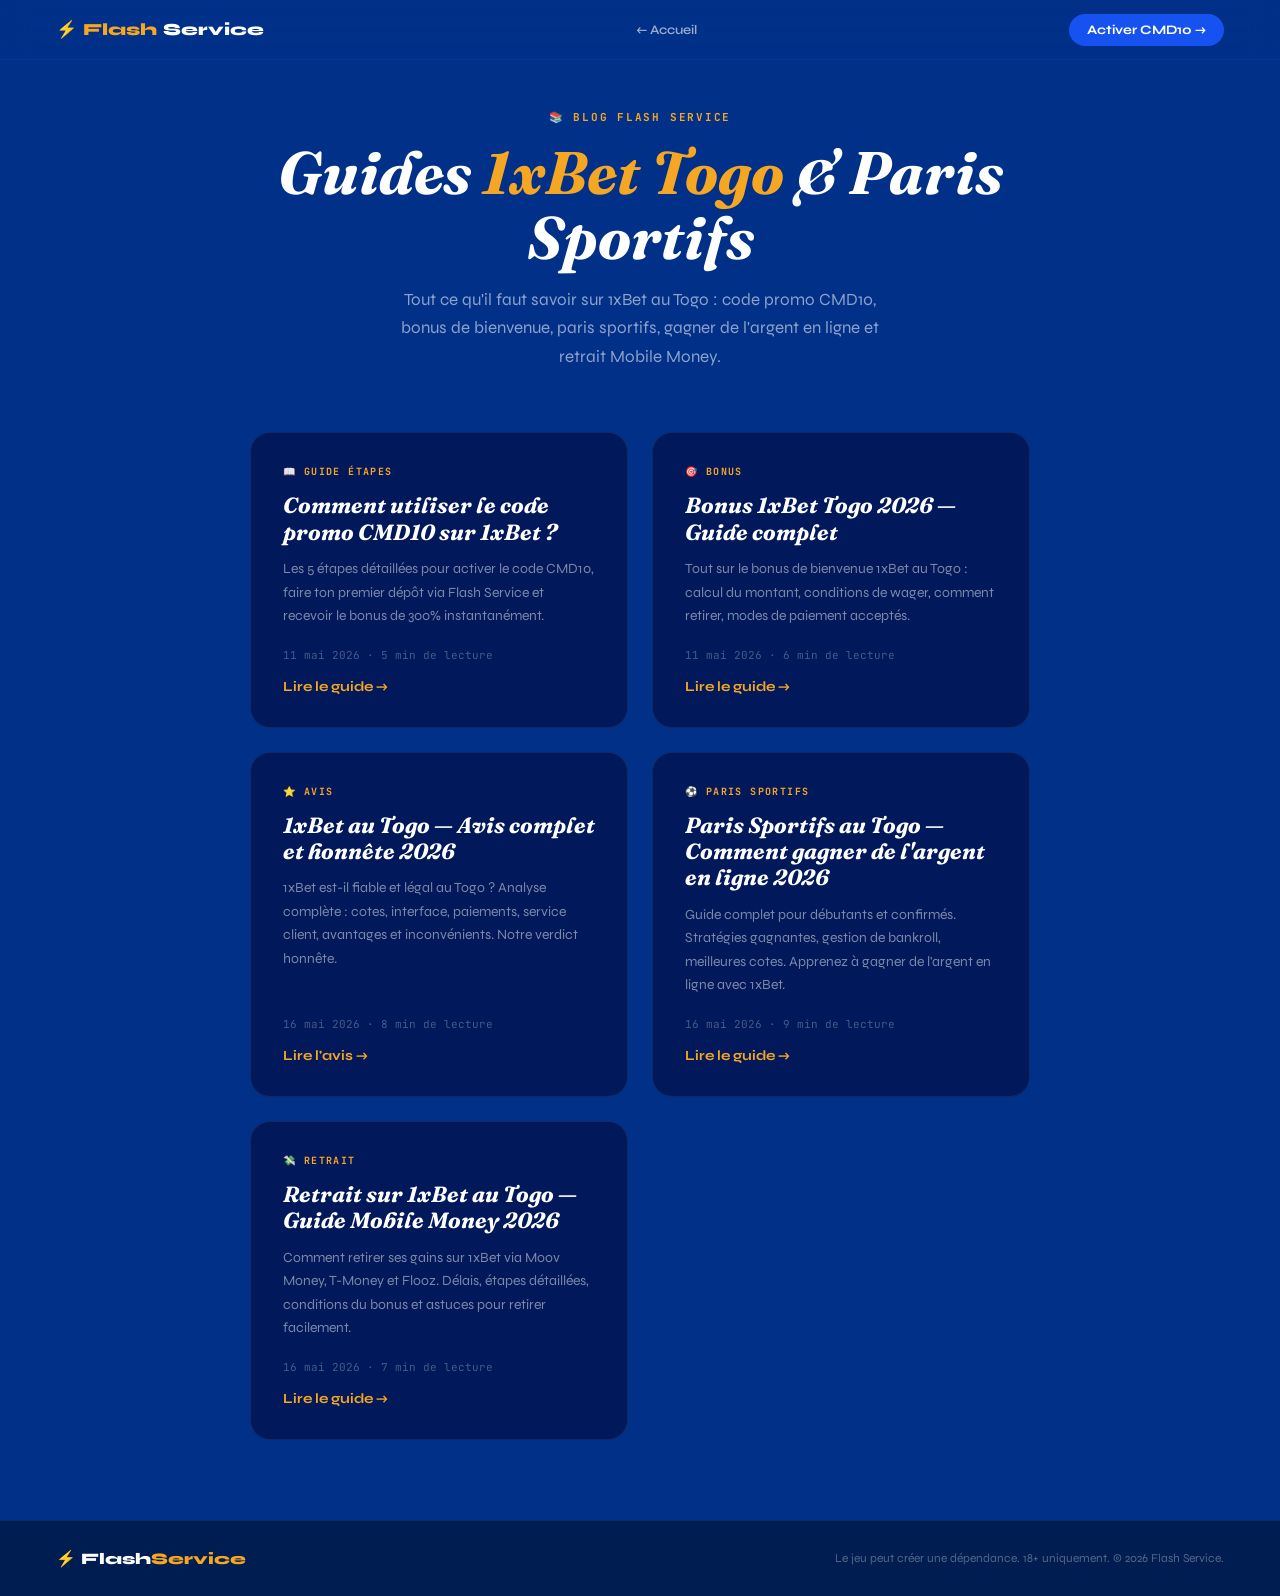
<file: blog/index.html>
<!DOCTYPE html>
<html lang="fr">
<head>
<meta charset="UTF-8">
<meta name="viewport" content="width=device-width, initial-scale=1.0">
<title>Blog Flash Service — 1xBet Togo, Paris Sportifs, Code Promo CMD10, Bonus</title>
<meta name="description" content="Guides complets sur 1xBet au Togo : code promo CMD10, bonus 300%, paris sportifs, comment gagner de l'argent en ligne, retrait Mobile Money. Flash Service, agent officiel 1xBet Lomé.">
<meta name="keywords" content="1xBet Togo, code promo 1xBet, paris sportifs Togo, comment gagner argent en ligne Togo, bonus 1xBet, retrait 1xBet Mobile Money, Flash Service">
<meta name="robots" content="index, follow">
<link rel="canonical" href="https://1-xbet-codepromo.net/blog/">
<link rel="preconnect" href="https://fonts.googleapis.com">
<link rel="preconnect" href="https://fonts.gstatic.com" crossorigin>
<link href="https://fonts.googleapis.com/css2?family=Fraunces:ital,opsz,wght@1,9..144,700&family=Syne:wght@400;600;700;800&family=JetBrains+Mono:wght@500;700&display=swap" rel="stylesheet">
<style>
*,*::before,*::after{box-sizing:border-box;margin:0;padding:0}
html{scroll-behavior:smooth}
body{font-family:'Syne',sans-serif;background:#003087;color:#fff;-webkit-font-smoothing:antialiased}
a{color:inherit;text-decoration:none}
:root{--accent:#f5a623;--dark-2:#002070;--dark-3:#01195a;--blue:#1652f0;--blue-glow:rgba(22,82,240,.42);--ff-display:'Fraunces',serif;--ff-mono:'JetBrains Mono',monospace;--r-pill:999px}
.nav{position:fixed;top:0;left:0;right:0;z-index:100;height:60px;display:flex;align-items:center;justify-content:space-between;padding:0 clamp(20px,5vw,56px);background:rgba(0,48,135,.94);backdrop-filter:blur(14px);border-bottom:1px solid rgba(22,82,240,.18)}
.nav-logo{font-weight:800;font-size:17px;display:flex;align-items:center;gap:6px}
.nav-logo .flash{color:var(--accent)}
.nav-back{font-size:13px;font-weight:600;color:rgba(255,255,255,.6);display:flex;align-items:center;gap:6px}
.nav-cta{display:inline-flex;align-items:center;gap:6px;background:var(--blue);color:#fff;font-weight:700;font-size:13px;padding:8px 18px;border-radius:var(--r-pill)}
.hero{padding:110px clamp(20px,5vw,60px) 60px;max-width:900px;margin:0 auto;text-align:center}
.hero-tag{font-family:var(--ff-mono);font-size:11px;font-weight:700;letter-spacing:.16em;text-transform:uppercase;color:var(--accent);margin-bottom:16px}
.hero h1{font-family:var(--ff-display);font-style:italic;font-weight:700;font-size:clamp(36px,6vw,60px);line-height:1.08;margin-bottom:16px}
.hero h1 em{color:var(--accent);font-style:inherit}
.hero p{font-size:17px;color:rgba(255,255,255,.55);max-width:520px;margin:0 auto;line-height:1.7}
.grid{display:grid;grid-template-columns:repeat(auto-fit,minmax(320px,1fr));gap:24px;max-width:900px;margin:0 auto;padding:0 clamp(20px,5vw,60px) 80px}
.card{background:var(--dark-3);border:1px solid rgba(255,255,255,.07);border-radius:20px;padding:32px;transition:border-color .2s,transform .2s;display:flex;flex-direction:column}
.card:hover{border-color:rgba(245,166,35,.3);transform:translateY(-4px)}
.card-tag{font-family:var(--ff-mono);font-size:10px;font-weight:700;letter-spacing:.14em;text-transform:uppercase;color:var(--accent);margin-bottom:14px}
.card h2{font-family:var(--ff-display);font-style:italic;font-weight:700;font-size:22px;line-height:1.2;margin-bottom:12px}
.card p{font-size:14px;color:rgba(255,255,255,.48);line-height:1.68;flex:1;margin-bottom:20px}
.card-meta{font-family:var(--ff-mono);font-size:11px;color:rgba(255,255,255,.28);margin-bottom:16px}
.card-link{display:inline-flex;align-items:center;gap:6px;font-weight:700;font-size:14px;color:var(--accent)}
.card-link:hover{text-decoration:underline}
footer{background:rgba(0,0,0,.4);border-top:1px solid rgba(255,255,255,.06);padding:28px clamp(20px,5vw,56px);display:flex;flex-wrap:wrap;gap:14px;align-items:center;justify-content:space-between;font-size:13px;color:rgba(255,255,255,.32)}
footer a{color:rgba(255,255,255,.45)}
.footer-logo{font-weight:800;font-size:16px;color:#fff}
.footer-logo span{color:var(--accent)}
</style>
</head>
<body>
<nav class="nav">
  <a href="/" class="nav-logo">⚡ <span class="flash">Flash</span>Service</a>
  <a href="/" class="nav-back">← Accueil</a>
  <a href="https://reffpa.com/L?tag=d_2916557m_97c_&site=2916557&ad=97" target="_blank" rel="noopener" class="nav-cta">Activer CMD10 →</a>
</nav>

<div class="hero">
  <div class="hero-tag">📚 Blog Flash Service</div>
  <h1>Guides <em>1xBet Togo</em> & Paris Sportifs</h1>
  <p>Tout ce qu'il faut savoir sur 1xBet au Togo : code promo CMD10, bonus de bienvenue, paris sportifs, gagner de l'argent en ligne et retrait Mobile Money.</p>
</div>

<div class="grid">
  <a href="/blog/comment-utiliser-code-promo-1xbet-togo.html" class="card">
    <div class="card-tag">📖 Guide étapes</div>
    <h2>Comment utiliser le code promo CMD10 sur 1xBet ?</h2>
    <p>Les 5 étapes détaillées pour activer le code CMD10, faire ton premier dépôt via Flash Service et recevoir le bonus de 300% instantanément.</p>
    <div class="card-meta">11 mai 2026 · 5 min de lecture</div>
    <span class="card-link">Lire le guide →</span>
  </a>

  <a href="/blog/bonus-1xbet-togo-2026.html" class="card">
    <div class="card-tag">🎯 Bonus</div>
    <h2>Bonus 1xBet Togo 2026 — Guide complet</h2>
    <p>Tout sur le bonus de bienvenue 1xBet au Togo : calcul du montant, conditions de wager, comment retirer, modes de paiement acceptés.</p>
    <div class="card-meta">11 mai 2026 · 6 min de lecture</div>
    <span class="card-link">Lire le guide →</span>
  </a>

  <a href="/blog/1xbet-togo-avis-2026.html" class="card">
    <div class="card-tag">⭐ Avis</div>
    <h2>1xBet au Togo — Avis complet et honnête 2026</h2>
    <p>1xBet est-il fiable et légal au Togo ? Analyse complète : cotes, interface, paiements, service client, avantages et inconvénients. Notre verdict honnête.</p>
    <div class="card-meta">16 mai 2026 · 8 min de lecture</div>
    <span class="card-link">Lire l'avis →</span>
  </a>

  <a href="/blog/paris-sportifs-togo-guide-2026.html" class="card">
    <div class="card-tag">⚽ Paris sportifs</div>
    <h2>Paris Sportifs au Togo — Comment gagner de l'argent en ligne 2026</h2>
    <p>Guide complet pour débutants et confirmés. Stratégies gagnantes, gestion de bankroll, meilleures cotes. Apprenez à gagner de l'argent en ligne avec 1xBet.</p>
    <div class="card-meta">16 mai 2026 · 9 min de lecture</div>
    <span class="card-link">Lire le guide →</span>
  </a>

  <a href="/blog/retrait-1xbet-mobile-money-togo.html" class="card">
    <div class="card-tag">💸 Retrait</div>
    <h2>Retrait sur 1xBet au Togo — Guide Mobile Money 2026</h2>
    <p>Comment retirer ses gains sur 1xBet via Moov Money, T-Money et Flooz. Délais, étapes détaillées, conditions du bonus et astuces pour retirer facilement.</p>
    <div class="card-meta">16 mai 2026 · 7 min de lecture</div>
    <span class="card-link">Lire le guide →</span>
  </a>
</div>

<footer>
  <a href="/" class="footer-logo">⚡ Flash<span>Service</span></a>
  <p style="font-size:12px">Le jeu peut créer une dépendance. 18+ uniquement. © 2026 Flash Service.</p>
</footer>
</body>
</html>
</file>
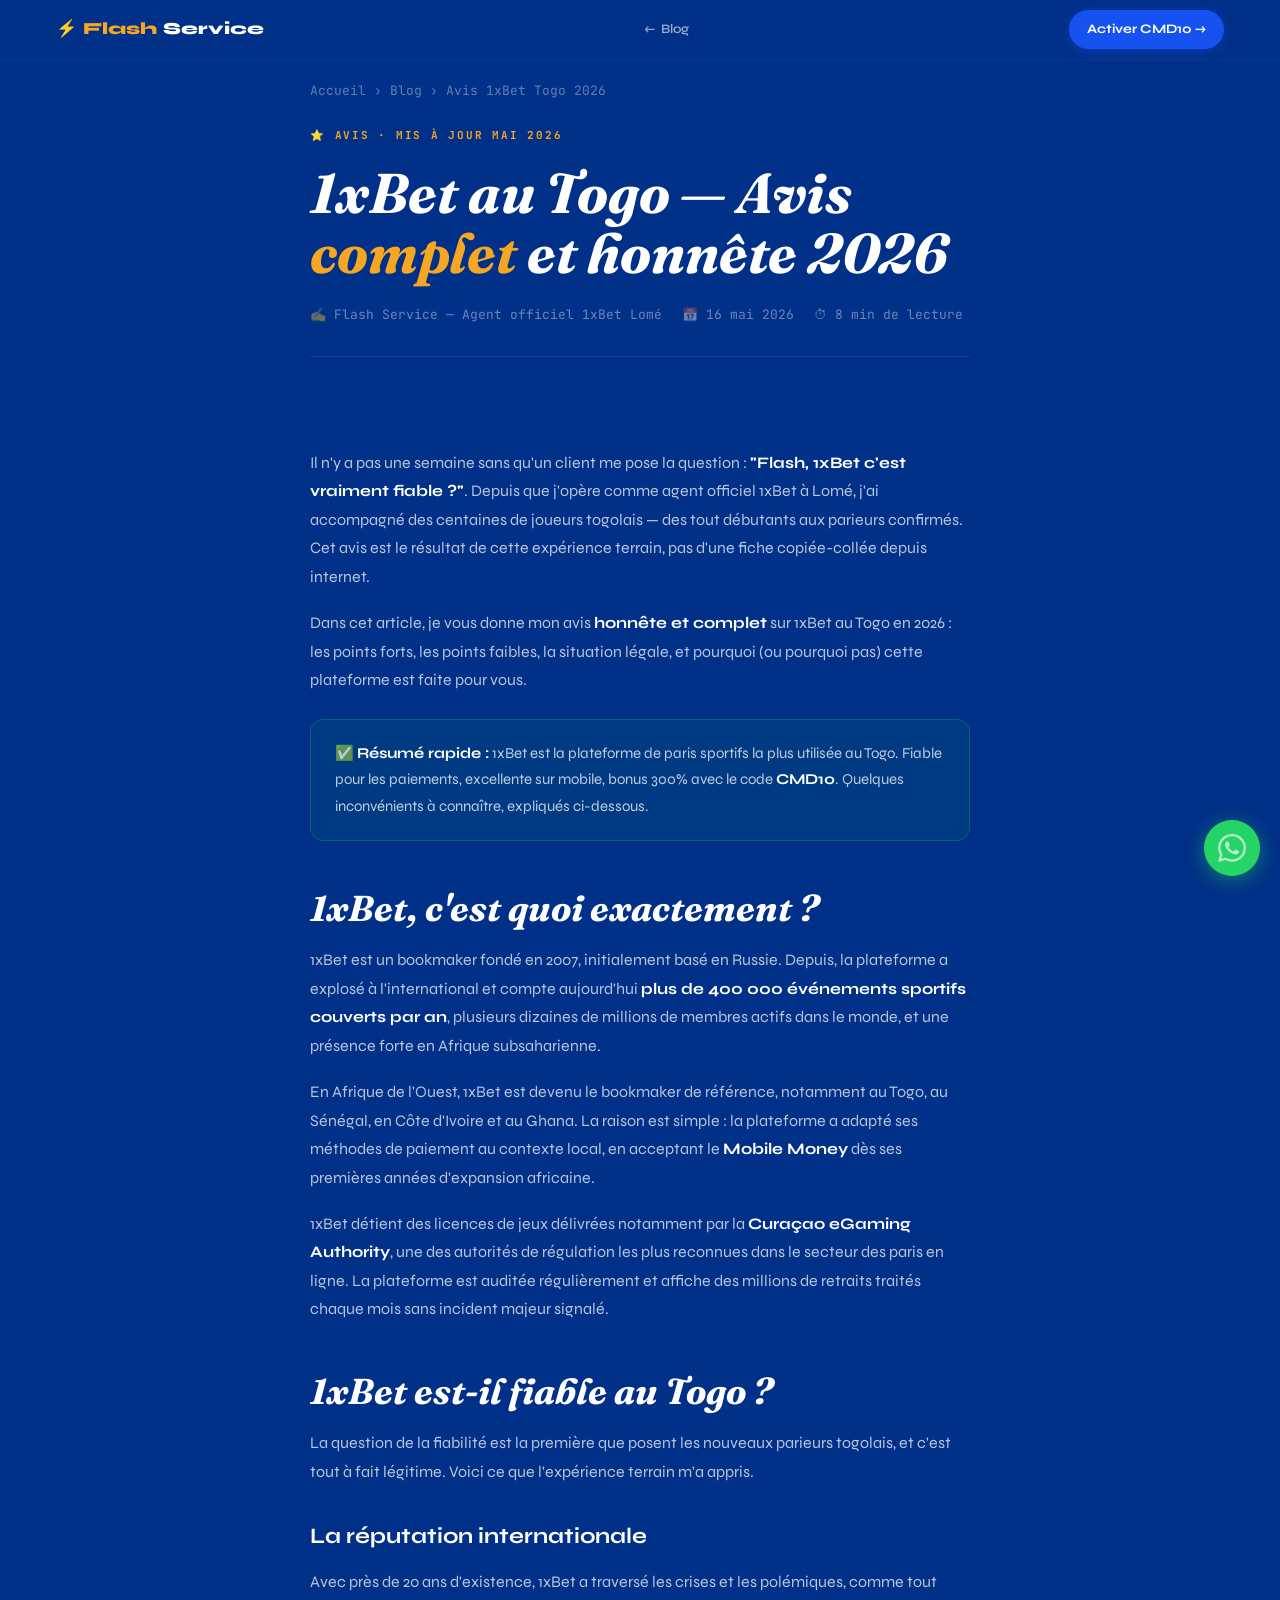
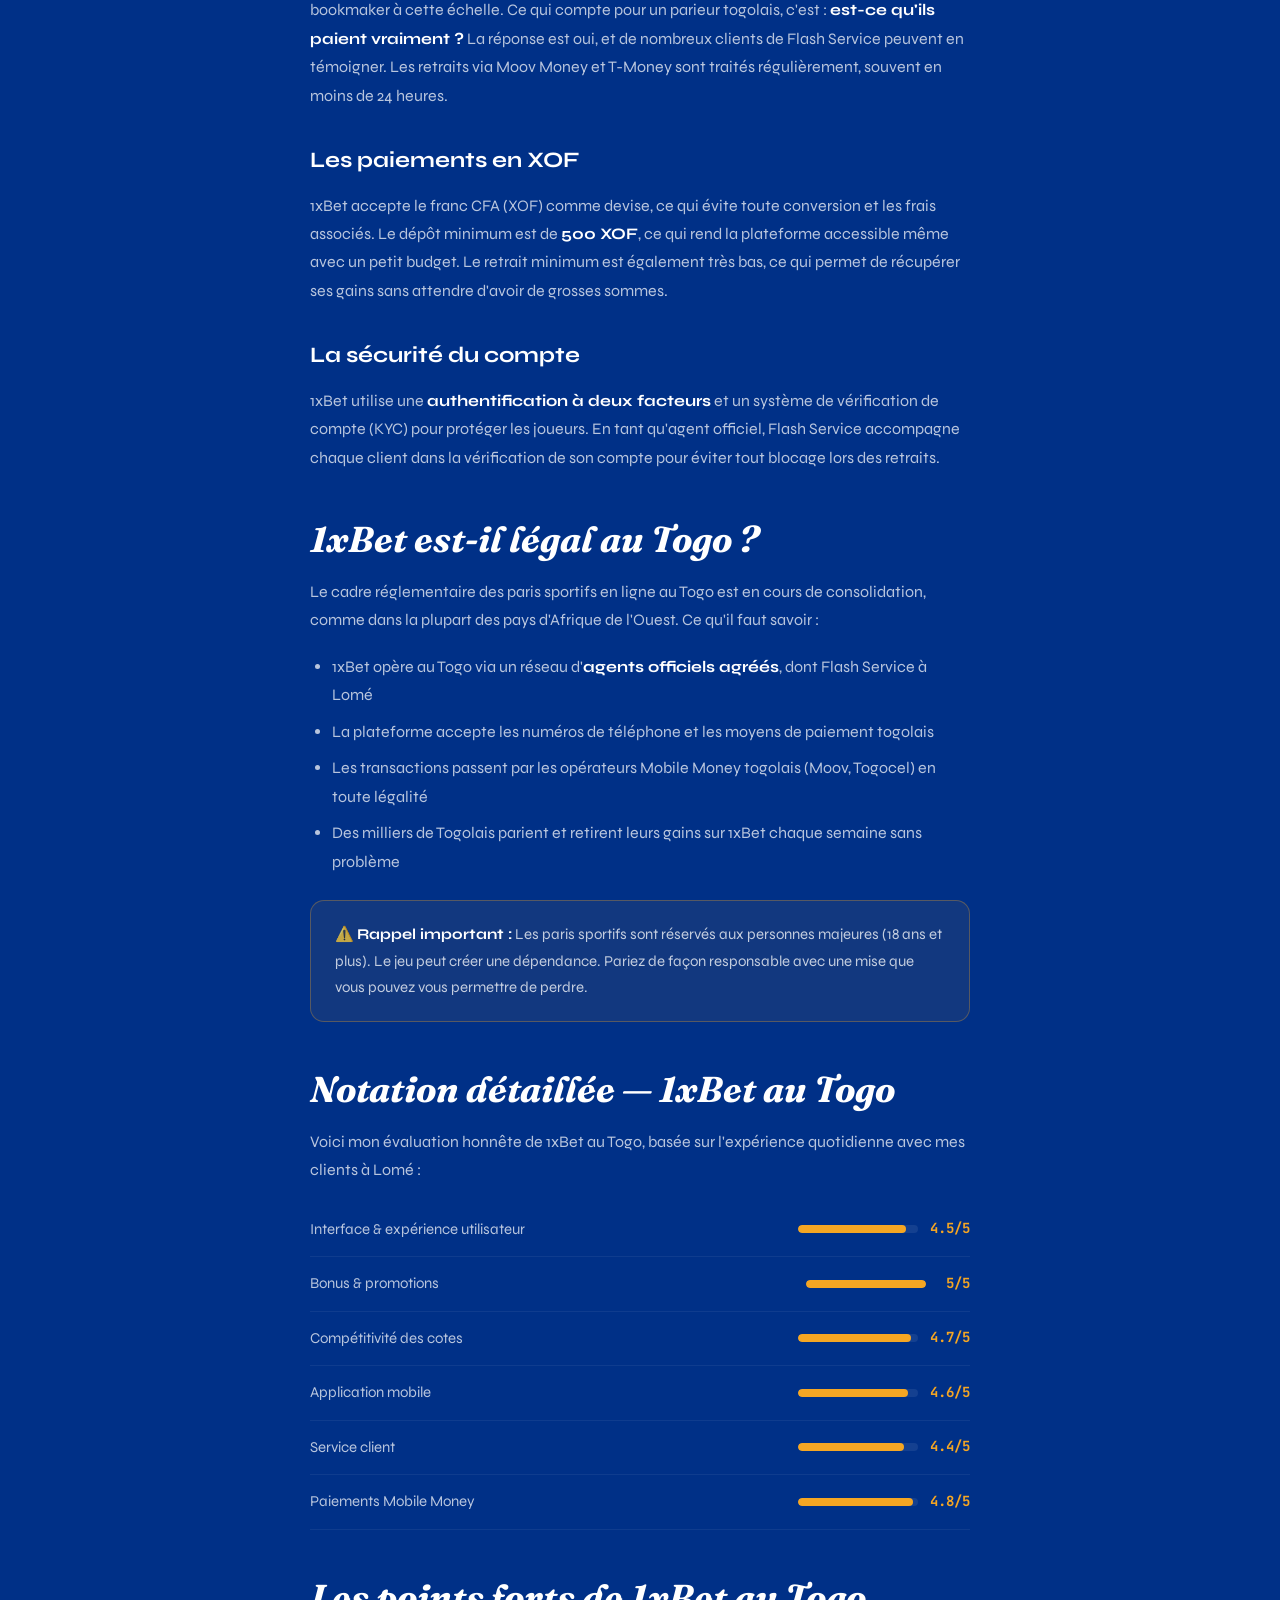
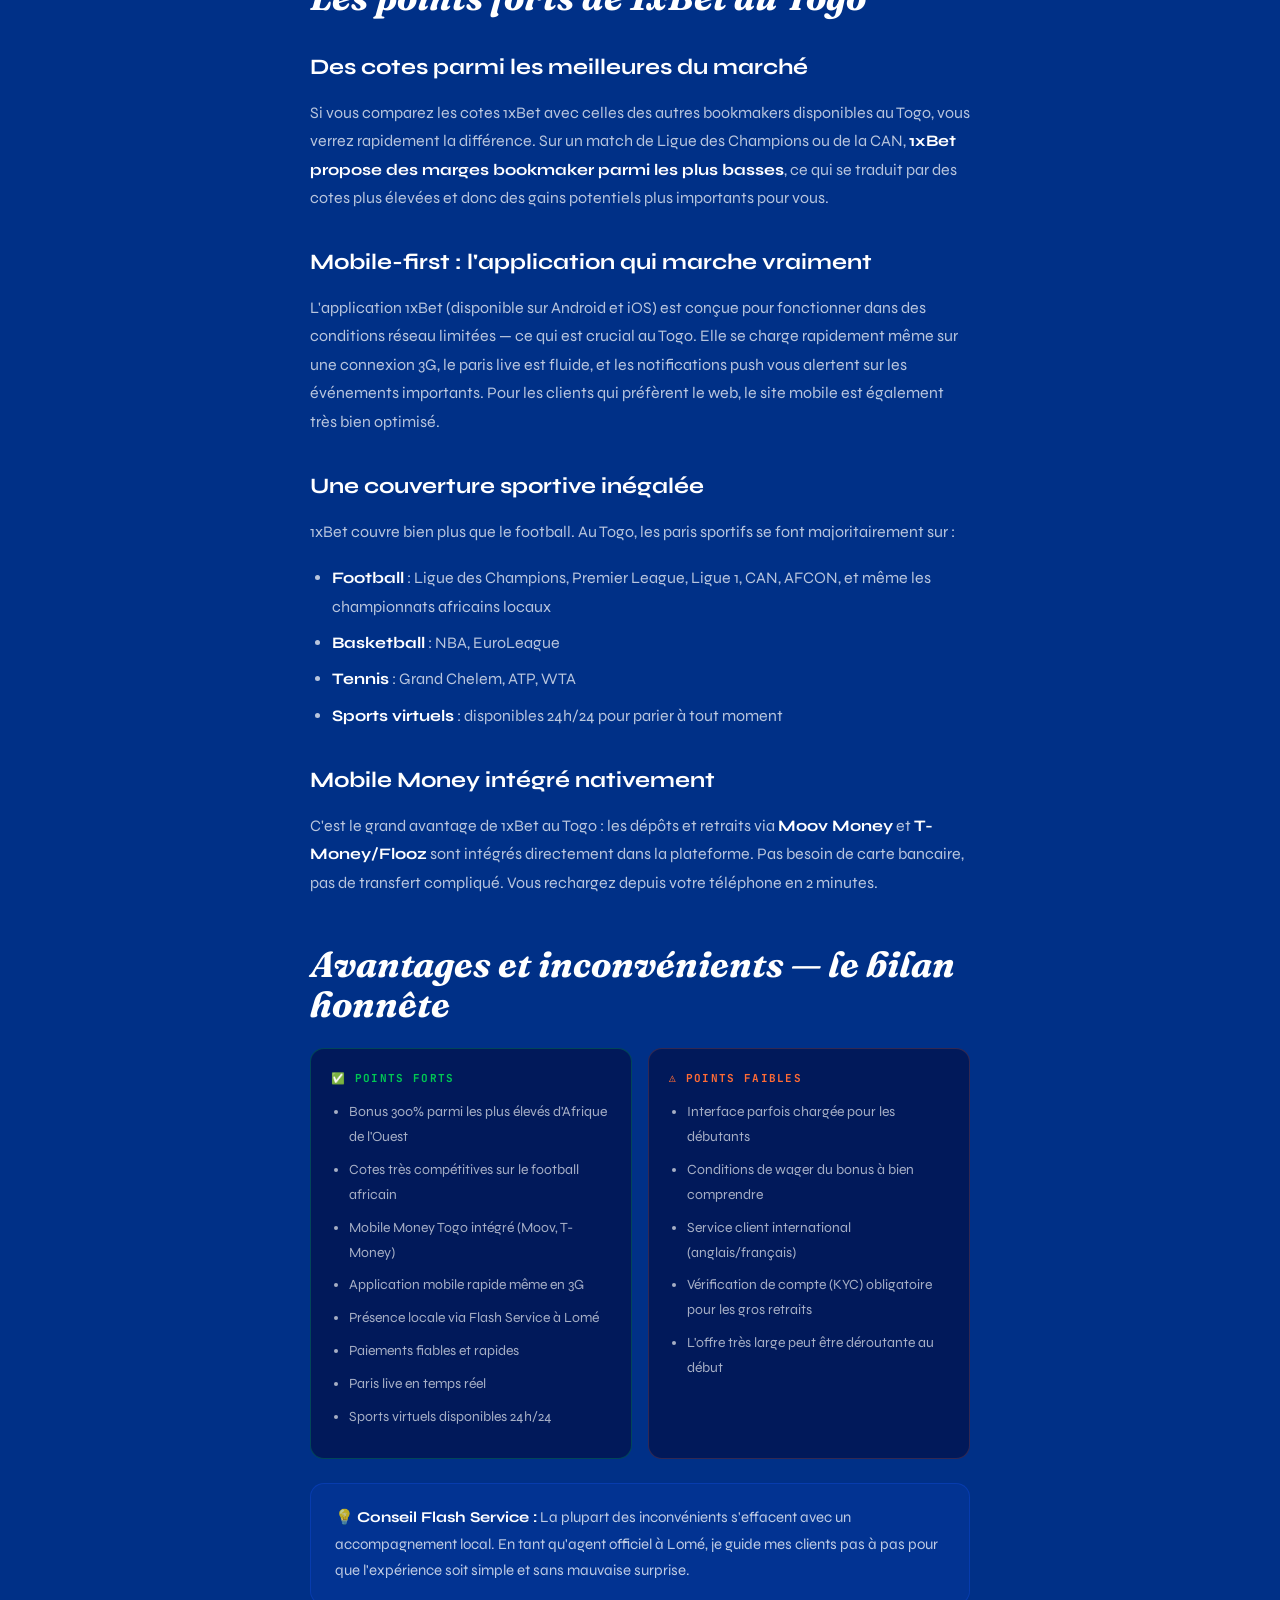
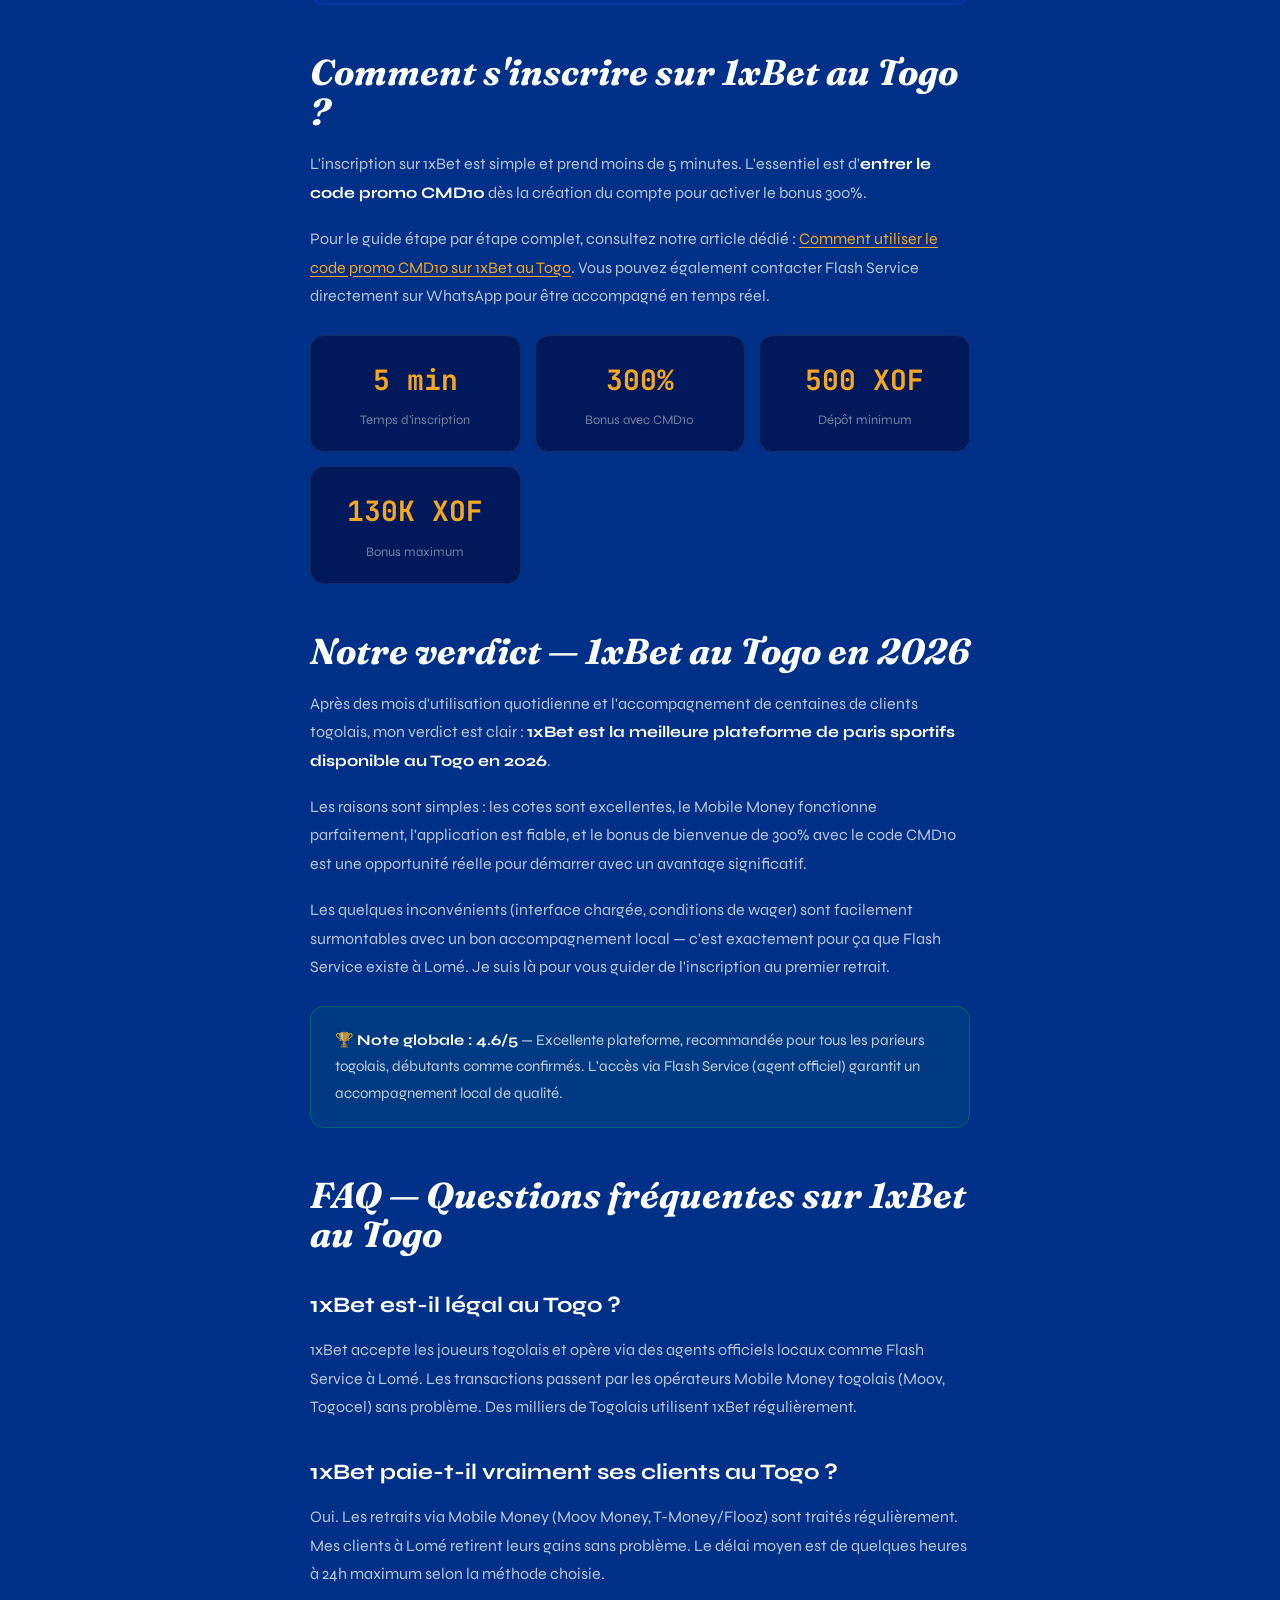
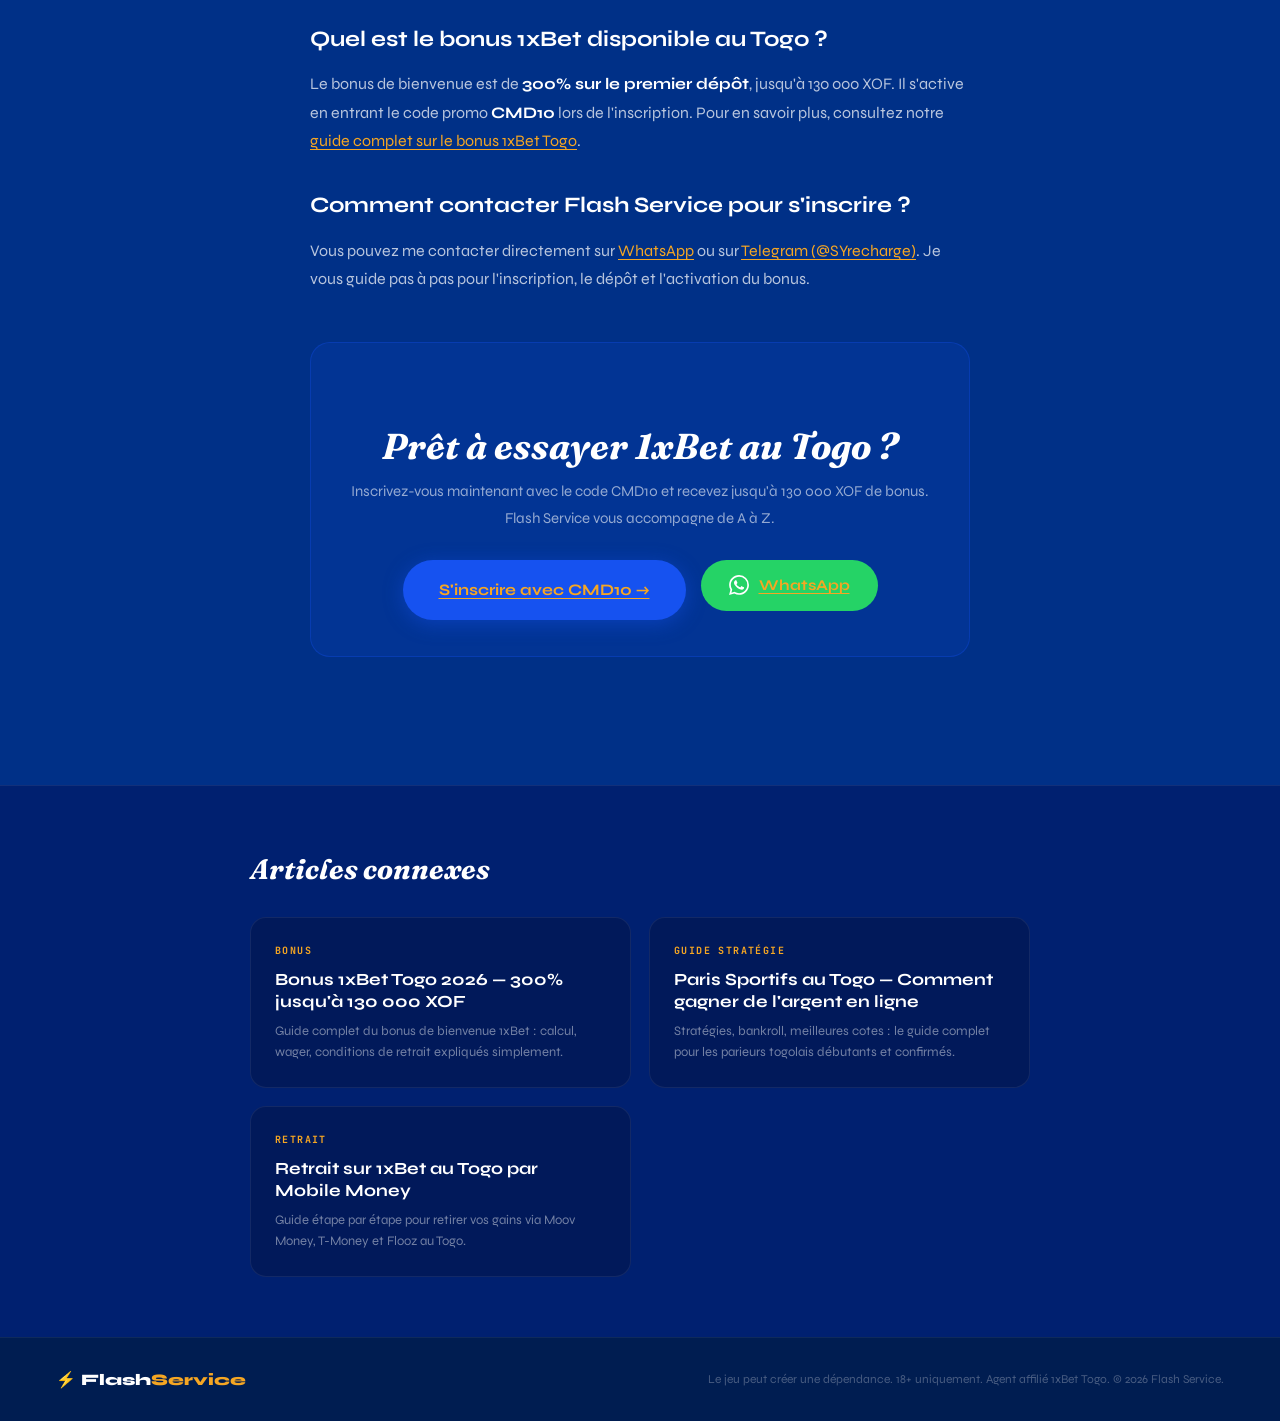
<file: blog/1xbet-togo-avis-2026.html>
<!DOCTYPE html>
<html lang="fr">
<head>
<meta charset="UTF-8">
<meta name="viewport" content="width=device-width, initial-scale=1.0">

<title>1xBet au Togo — Avis complet 2026 : Fiable, légal, sécurisé ? | Flash Service</title>
<meta name="description" content="Avis complet sur 1xBet au Togo en 2026. Est-ce fiable ? Légal ? Comment s'inscrire et gagner ? Flash Service, agent officiel 1xBet à Lomé, répond à toutes vos questions.">
<meta name="keywords" content="1xBet avis Togo, 1xBet fiable Togo, 1xBet légal Togo, avis 1xBet 2026, 1xBet Lomé, 1xBet sécurisé">
<meta name="robots" content="index, follow">
<meta name="author" content="Flash Service">
<link rel="canonical" href="https://1-xbet-codepromo.net/blog/1xbet-togo-avis-2026.html">

<meta property="og:type" content="article">
<meta property="og:title" content="1xBet au Togo — Avis complet 2026 : Fiable, légal, sécurisé ?">
<meta property="og:description" content="Avis complet sur 1xBet au Togo en 2026. Est-ce fiable ? Légal ? Flash Service, agent officiel 1xBet à Lomé, répond à toutes vos questions.">
<meta property="og:url" content="https://1-xbet-codepromo.net/blog/1xbet-togo-avis-2026.html">
<meta property="og:locale" content="fr_TG">
<meta property="og:site_name" content="Flash Service">
<meta property="article:published_time" content="2026-05-16T08:00:00+00:00">
<meta property="article:author" content="Flash Service">

<meta name="geo.region" content="TG-C">
<meta name="geo.placename" content="Lomé, Togo">

<link rel="preconnect" href="https://fonts.googleapis.com">
<link rel="preconnect" href="https://fonts.gstatic.com" crossorigin>
<link href="https://fonts.googleapis.com/css2?family=Fraunces:ital,opsz,wght@1,9..144,700&family=Syne:wght@400;600;700;800&family=JetBrains+Mono:wght@500;700&display=swap" rel="stylesheet">

<script type="application/ld+json">
{
  "@context": "https://schema.org",
  "@graph": [
    {
      "@type": "Article",
      "headline": "1xBet au Togo — Avis complet et honnête 2026",
      "description": "Avis complet sur 1xBet au Togo en 2026. Fiabilité, légalité, points forts, inconvénients, notation détaillée par Flash Service, agent officiel 1xBet à Lomé.",
      "author": {"@type": "Organization", "name": "Flash Service", "url": "https://1-xbet-codepromo.net"},
      "publisher": {"@type": "Organization", "name": "Flash Service", "url": "https://1-xbet-codepromo.net"},
      "datePublished": "2026-05-16",
      "dateModified": "2026-05-16",
      "url": "https://1-xbet-codepromo.net/blog/1xbet-togo-avis-2026.html",
      "mainEntityOfPage": {"@type": "WebPage", "@id": "https://1-xbet-codepromo.net/blog/1xbet-togo-avis-2026.html"},
      "about": [
        {"@type": "Thing", "name": "1xBet"},
        {"@type": "Thing", "name": "Paris sportifs Togo"}
      ]
    },
    {
      "@type": "FAQPage",
      "mainEntity": [
        {
          "@type": "Question",
          "name": "1xBet est-il légal au Togo ?",
          "acceptedAnswer": {"@type": "Answer", "text": "1xBet accepte les joueurs togolais et opère via des agents officiels locaux comme Flash Service à Lomé. La plateforme détient des licences internationales reconnues et ses opérations au Togo sont conformes aux pratiques du secteur."}
        },
        {
          "@type": "Question",
          "name": "1xBet est-il fiable pour les paiements au Togo ?",
          "acceptedAnswer": {"@type": "Answer", "text": "Oui, 1xBet est reconnu pour la fiabilité de ses paiements. Les retraits via Mobile Money (Moov Money, T-Money/Flooz) sont traités rapidement, généralement en moins de 24 heures. Flash Service accompagne les joueurs togolais pour tout retrait."}
        },
        {
          "@type": "Question",
          "name": "Quel est le bonus 1xBet au Togo en 2026 ?",
          "acceptedAnswer": {"@type": "Answer", "text": "Le bonus de bienvenue 1xBet au Togo est de 300% sur le premier dépôt, jusqu'à 130 000 XOF. Il s'active avec le code promo CMD10 via Flash Service, agent officiel 1xBet à Lomé."}
        },
        {
          "@type": "Question",
          "name": "Comment contacter Flash Service pour s'inscrire sur 1xBet ?",
          "acceptedAnswer": {"@type": "Answer", "text": "Vous pouvez contacter Flash Service directement sur WhatsApp via le lien wa.me/qr/67KJS4IK23KJP1 ou sur Telegram @SYrecharge. Flash Service vous accompagne de l'inscription au retrait."}
        }
      ]
    }
  ]
}
</script>

<style>
*,*::before,*::after{box-sizing:border-box;margin:0;padding:0}
html{scroll-behavior:smooth;font-size:16px}
body{font-family:'Syne',sans-serif;background:#003087;color:#fff;-webkit-font-smoothing:antialiased;line-height:1.7}
a{color:inherit;text-decoration:none}
img{max-width:100%;display:block}
:root{--dark:#003087;--dark-2:#002070;--dark-3:#01195a;--accent:#f5a623;--accent-dim:rgba(245,166,35,.12);--accent-mid:rgba(245,166,35,.28);--blue:#1652f0;--blue-glow:rgba(22,82,240,.42);--green:#00c853;--ff-display:'Fraunces',serif;--ff-ui:'Syne',sans-serif;--ff-mono:'JetBrains Mono',monospace;--r-pill:999px}
.nav{position:fixed;top:0;left:0;right:0;z-index:100;height:60px;display:flex;align-items:center;justify-content:space-between;padding:0 clamp(20px,5vw,56px);background:rgba(0,48,135,.94);backdrop-filter:blur(14px);border-bottom:1px solid rgba(22,82,240,.18)}
.nav-logo{font-weight:800;font-size:17px;display:flex;align-items:center;gap:6px}
.nav-logo .flash{color:var(--accent)}
.nav-back{font-size:13px;font-weight:600;color:rgba(255,255,255,.6);display:flex;align-items:center;gap:6px;transition:color .2s}
.nav-back:hover{color:#fff}
.nav-cta{display:inline-flex;align-items:center;gap:6px;background:var(--blue);color:#fff;font-weight:700;font-size:13px;padding:8px 18px;border-radius:var(--r-pill);box-shadow:0 2px 12px var(--blue-glow)}
.breadcrumb{max-width:780px;margin:0 auto;padding:80px clamp(20px,5vw,60px) 0;font-size:13px;color:rgba(255,255,255,.38);display:flex;align-items:center;gap:8px;font-family:var(--ff-mono)}
.breadcrumb a{color:rgba(255,255,255,.38);transition:color .2s}
.breadcrumb a:hover{color:var(--accent)}
.article-hero{padding:24px clamp(20px,5vw,60px) 52px;max-width:780px;margin:0 auto}
.article-tag{font-family:var(--ff-mono);font-size:11px;font-weight:700;letter-spacing:.16em;text-transform:uppercase;color:var(--accent);margin-bottom:18px}
.article-h1{font-family:var(--ff-display);font-style:italic;font-weight:700;font-size:clamp(32px,5vw,56px);line-height:1.08;margin-bottom:20px}
.article-h1 em{color:var(--accent);font-style:inherit}
.article-meta{display:flex;gap:20px;flex-wrap:wrap;font-size:13px;color:rgba(255,255,255,.42);font-family:var(--ff-mono);margin-bottom:40px;padding-bottom:30px;border-bottom:1px solid rgba(255,255,255,.08)}
.article-body{max-width:780px;margin:0 auto;padding:0 clamp(20px,5vw,60px) 80px}
.article-body h2{font-family:var(--ff-display);font-style:italic;font-weight:700;font-size:clamp(24px,3.5vw,36px);line-height:1.1;margin:48px 0 18px}
.article-body h3{font-weight:700;font-size:clamp(18px,2.5vw,22px);margin:32px 0 12px}
.article-body p{font-size:16px;line-height:1.78;color:rgba(255,255,255,.72);margin-bottom:18px}
.article-body strong{color:#fff}
.article-body ul,.article-body ol{margin:14px 0 20px 22px;color:rgba(255,255,255,.72);font-size:16px;line-height:1.78}
.article-body li{margin-bottom:8px}
.article-body a{color:var(--accent);text-decoration:underline;text-underline-offset:3px}
.article-body a:hover{color:#fff}
.info-box{background:rgba(22,82,240,.1);border:1px solid rgba(22,82,240,.3);border-radius:14px;padding:20px 24px;margin:24px 0}
.info-box.warn{background:rgba(245,166,35,.07);border-color:rgba(245,166,35,.3)}
.info-box.green{background:rgba(0,200,83,.07);border-color:rgba(0,200,83,.3)}
.info-box p{margin:0;font-size:15px;color:rgba(255,255,255,.75)}
.info-box strong{color:#fff}
.bonus-table{width:100%;border-collapse:collapse;margin:20px 0;font-size:15px}
.bonus-table th{background:rgba(22,82,240,.2);padding:12px 16px;text-align:left;font-weight:700;font-family:var(--ff-mono);font-size:12px;letter-spacing:.1em;text-transform:uppercase;color:rgba(255,255,255,.6)}
.bonus-table td{padding:12px 16px;border-bottom:1px solid rgba(255,255,255,.06);color:rgba(255,255,255,.72)}
.bonus-table tr:hover td{background:rgba(255,255,255,.03)}
.bonus-table .accent{color:var(--accent);font-family:var(--ff-mono);font-weight:700}
.bonus-table .total{color:#fff;font-weight:700}
.cta-block{background:rgba(22,82,240,.12);border:1px solid rgba(22,82,240,.3);border-radius:20px;padding:36px;text-align:center;margin:48px 0}
.cta-block h2{font-family:var(--ff-display);font-style:italic;font-weight:700;font-size:clamp(26px,4vw,36px);margin-bottom:12px}
.cta-block p{color:rgba(255,255,255,.58);font-size:15px;margin-bottom:28px}
.btn-primary{display:inline-flex;align-items:center;gap:10px;background:var(--blue);color:#fff;font-family:var(--ff-ui);font-weight:700;font-size:16px;padding:16px 36px;border-radius:var(--r-pill);box-shadow:0 4px 20px var(--blue-glow);transition:transform .18s,box-shadow .18s}
.btn-primary:hover{transform:translateY(-3px)}
.btn-wa{display:inline-flex;align-items:center;gap:10px;background:#25d366;color:#fff;font-weight:700;font-size:15px;padding:13px 28px;border-radius:var(--r-pill);margin-left:12px;transition:transform .18s}
.btn-wa:hover{transform:translateY(-2px)}
.wager-visual{display:grid;grid-template-columns:repeat(auto-fit,minmax(160px,1fr));gap:14px;margin:24px 0}
.wv-card{background:var(--dark-3);border:1px solid rgba(255,255,255,.08);border-radius:14px;padding:20px;text-align:center}
.wv-num{font-family:var(--ff-mono);font-weight:700;font-size:28px;color:var(--accent);margin-bottom:6px}
.wv-lbl{font-size:13px;color:rgba(255,255,255,.45)}
.rating-row{display:flex;align-items:center;gap:12px;padding:14px 0;border-bottom:1px solid rgba(255,255,255,.06)}
.rating-label{flex:1;font-size:15px;color:rgba(255,255,255,.72)}
.rating-bar{width:120px;height:8px;background:rgba(255,255,255,.08);border-radius:4px;overflow:hidden}
.rating-fill{height:100%;border-radius:4px;background:var(--accent)}
.rating-score{font-family:var(--ff-mono);font-weight:700;font-size:14px;color:var(--accent);min-width:32px;text-align:right}
.step-list{display:flex;flex-direction:column;gap:0;margin:28px 0;position:relative}
.step-list::before{content:'';position:absolute;left:23px;top:0;bottom:0;width:2px;background:linear-gradient(to bottom,rgba(245,166,35,.6),rgba(245,166,35,.06))}
.step-item{display:flex;gap:22px;padding:28px 0;position:relative}
.step-n{flex-shrink:0;width:48px;height:48px;border-radius:50%;background:rgba(245,166,35,.1);border:2px solid rgba(245,166,35,.35);display:flex;align-items:center;justify-content:center;font-family:var(--ff-mono);font-weight:700;font-size:15px;color:var(--accent);position:relative;z-index:1}
.step-content{flex:1;padding-top:8px}
.step-content h3{margin:0 0 8px;font-size:18px;font-weight:700}
.step-content p{margin:0;font-size:15px;line-height:1.68;color:rgba(255,255,255,.62)}
.pro-con{display:grid;grid-template-columns:1fr 1fr;gap:16px;margin:24px 0}
.pro-con-box{background:var(--dark-3);border:1px solid rgba(255,255,255,.07);border-radius:14px;padding:20px}
.pro-con-box.pro{border-color:rgba(0,200,83,.25)}
.pro-con-box.con{border-color:rgba(245,100,50,.2)}
.pro-con-title{font-family:var(--ff-mono);font-size:11px;font-weight:700;letter-spacing:.12em;text-transform:uppercase;margin-bottom:12px}
.pro-con-box.pro .pro-con-title{color:#00c853}
.pro-con-box.con .pro-con-title{color:#ff6b35}
.pro-con-box ul{margin:0;padding-left:18px;font-size:14px;color:rgba(255,255,255,.65)}
.related{background:var(--dark-2);border-top:1px solid rgba(255,255,255,.07);padding:60px clamp(20px,5vw,60px)}
.related h2{font-family:var(--ff-display);font-style:italic;font-weight:700;font-size:28px;margin-bottom:24px;max-width:780px;margin-left:auto;margin-right:auto}
.related-grid{display:grid;grid-template-columns:repeat(auto-fit,minmax(280px,1fr));gap:18px;max-width:780px;margin:0 auto}
.related-card{background:var(--dark-3);border:1px solid rgba(255,255,255,.07);border-radius:16px;padding:24px;transition:border-color .2s,transform .2s}
.related-card:hover{border-color:rgba(245,166,35,.3);transform:translateY(-3px)}
.rc-tag{font-family:var(--ff-mono);font-size:10px;font-weight:700;letter-spacing:.14em;text-transform:uppercase;color:var(--accent);margin-bottom:10px}
.rc-title{font-weight:700;font-size:17px;line-height:1.3;margin-bottom:8px}
.rc-desc{font-size:13px;color:rgba(255,255,255,.45);line-height:1.6}
footer{background:rgba(0,0,0,.4);border-top:1px solid rgba(255,255,255,.06);padding:28px clamp(20px,5vw,56px);display:flex;flex-wrap:wrap;gap:14px;align-items:center;justify-content:space-between;font-size:13px;color:rgba(255,255,255,.32)}
footer a{color:rgba(255,255,255,.45);transition:color .2s}
footer a:hover{color:var(--accent)}
.footer-logo{font-weight:800;font-size:16px;color:#fff}
.footer-logo span{color:var(--accent)}
.fab{position:fixed;bottom:24px;right:20px;z-index:200;width:56px;height:56px;border-radius:50%;background:#25d366;display:flex;align-items:center;justify-content:center;box-shadow:0 4px 20px rgba(37,211,102,.45)}
.fab-ring{position:absolute;width:100%;height:100%;border-radius:50%;background:rgba(37,211,102,.35);animation:fab-pulse 2.2s ease-in-out infinite}
@keyframes fab-pulse{0%{transform:scale(1);opacity:.6}100%{transform:scale(1.65);opacity:0}}
@media(max-width:600px){.nav-back span{display:none}.cta-block{padding:24px 18px}.btn-wa{margin-left:0;margin-top:12px}footer{flex-direction:column;text-align:center}.pro-con{grid-template-columns:1fr}}
</style>
<meta property="og:image" content="https://1-xbet-codepromo.net/og-image.jpg">
<meta property="og:image:width" content="1200">
<meta property="og:image:height" content="630">
<meta property="og:image:alt" content="Flash Service — Agent officiel 1xBet au Togo · Code promo CMD10">
<meta name="twitter:card" content="summary_large_image">
<meta name="twitter:site" content="@FlashServiceTG">
<meta name="twitter:image" content="https://1-xbet-codepromo.net/og-image.jpg">
</head>
<body>

<nav class="nav">
  <a href="/" class="nav-logo">⚡ <span class="flash">Flash</span>Service</a>
  <a href="/blog/" class="nav-back">← <span>Blog</span></a>
  <a href="https://reffpa.com/L?tag=d_2916557m_97c_&site=2916557&ad=97" target="_blank" rel="noopener" class="nav-cta">Activer CMD10 →</a>
</nav>

<div class="breadcrumb">
  <a href="/">Accueil</a> › <a href="/blog/">Blog</a> › Avis 1xBet Togo 2026
</div>

<div class="article-hero">
  <div class="article-tag">⭐ Avis · Mis à jour mai 2026</div>
  <h1 class="article-h1">1xBet au Togo — Avis <em>complet</em> et honnête 2026</h1>
  <div class="article-meta">
    <span>✍️ Flash Service — Agent officiel 1xBet Lomé</span>
    <span>📅 16 mai 2026</span>
    <span>⏱ 8 min de lecture</span>
  </div>
</div>

<div class="article-body">

  <p>Il n'y a pas une semaine sans qu'un client me pose la question : <strong>"Flash, 1xBet c'est vraiment fiable ?"</strong>. Depuis que j'opère comme agent officiel 1xBet à Lomé, j'ai accompagné des centaines de joueurs togolais — des tout débutants aux parieurs confirmés. Cet avis est le résultat de cette expérience terrain, pas d'une fiche copiée-collée depuis internet.</p>

  <p>Dans cet article, je vous donne mon avis <strong>honnête et complet</strong> sur 1xBet au Togo en 2026 : les points forts, les points faibles, la situation légale, et pourquoi (ou pourquoi pas) cette plateforme est faite pour vous.</p>

  <div class="info-box green">
    <p>✅ <strong>Résumé rapide :</strong> 1xBet est la plateforme de paris sportifs la plus utilisée au Togo. Fiable pour les paiements, excellente sur mobile, bonus 300% avec le code <strong>CMD10</strong>. Quelques inconvénients à connaître, expliqués ci-dessous.</p>
  </div>

  <h2>1xBet, c'est quoi exactement ?</h2>

  <p>1xBet est un bookmaker fondé en 2007, initialement basé en Russie. Depuis, la plateforme a explosé à l'international et compte aujourd'hui <strong>plus de 400 000 événements sportifs couverts par an</strong>, plusieurs dizaines de millions de membres actifs dans le monde, et une présence forte en Afrique subsaharienne.</p>

  <p>En Afrique de l'Ouest, 1xBet est devenu le bookmaker de référence, notamment au Togo, au Sénégal, en Côte d'Ivoire et au Ghana. La raison est simple : la plateforme a adapté ses méthodes de paiement au contexte local, en acceptant le <strong>Mobile Money</strong> dès ses premières années d'expansion africaine.</p>

  <p>1xBet détient des licences de jeux délivrées notamment par la <strong>Curaçao eGaming Authority</strong>, une des autorités de régulation les plus reconnues dans le secteur des paris en ligne. La plateforme est auditée régulièrement et affiche des millions de retraits traités chaque mois sans incident majeur signalé.</p>

  <h2>1xBet est-il fiable au Togo ?</h2>

  <p>La question de la fiabilité est la première que posent les nouveaux parieurs togolais, et c'est tout à fait légitime. Voici ce que l'expérience terrain m'a appris.</p>

  <h3>La réputation internationale</h3>
  <p>Avec près de 20 ans d'existence, 1xBet a traversé les crises et les polémiques, comme tout bookmaker à cette échelle. Ce qui compte pour un parieur togolais, c'est : <strong>est-ce qu'ils paient vraiment ?</strong> La réponse est oui, et de nombreux clients de Flash Service peuvent en témoigner. Les retraits via Moov Money et T-Money sont traités régulièrement, souvent en moins de 24 heures.</p>

  <h3>Les paiements en XOF</h3>
  <p>1xBet accepte le franc CFA (XOF) comme devise, ce qui évite toute conversion et les frais associés. Le dépôt minimum est de <strong>500 XOF</strong>, ce qui rend la plateforme accessible même avec un petit budget. Le retrait minimum est également très bas, ce qui permet de récupérer ses gains sans attendre d'avoir de grosses sommes.</p>

  <h3>La sécurité du compte</h3>
  <p>1xBet utilise une <strong>authentification à deux facteurs</strong> et un système de vérification de compte (KYC) pour protéger les joueurs. En tant qu'agent officiel, Flash Service accompagne chaque client dans la vérification de son compte pour éviter tout blocage lors des retraits.</p>

  <h2>1xBet est-il légal au Togo ?</h2>

  <p>Le cadre réglementaire des paris sportifs en ligne au Togo est en cours de consolidation, comme dans la plupart des pays d'Afrique de l'Ouest. Ce qu'il faut savoir :</p>

  <ul>
    <li>1xBet opère au Togo via un réseau d'<strong>agents officiels agréés</strong>, dont Flash Service à Lomé</li>
    <li>La plateforme accepte les numéros de téléphone et les moyens de paiement togolais</li>
    <li>Les transactions passent par les opérateurs Mobile Money togolais (Moov, Togocel) en toute légalité</li>
    <li>Des milliers de Togolais parient et retirent leurs gains sur 1xBet chaque semaine sans problème</li>
  </ul>

  <div class="info-box warn">
    <p>⚠️ <strong>Rappel important :</strong> Les paris sportifs sont réservés aux personnes majeures (18 ans et plus). Le jeu peut créer une dépendance. Pariez de façon responsable avec une mise que vous pouvez vous permettre de perdre.</p>
  </div>

  <h2>Notation détaillée — 1xBet au Togo</h2>

  <p>Voici mon évaluation honnête de 1xBet au Togo, basée sur l'expérience quotidienne avec mes clients à Lomé :</p>

  <div class="rating-row">
    <div class="rating-label">Interface & expérience utilisateur</div>
    <div class="rating-bar"><div class="rating-fill" style="width:90%"></div></div>
    <div class="rating-score">4.5/5</div>
  </div>
  <div class="rating-row">
    <div class="rating-label">Bonus & promotions</div>
    <div class="rating-bar"><div class="rating-fill" style="width:100%"></div></div>
    <div class="rating-score">5/5</div>
  </div>
  <div class="rating-row">
    <div class="rating-label">Compétitivité des cotes</div>
    <div class="rating-bar"><div class="rating-fill" style="width:94%"></div></div>
    <div class="rating-score">4.7/5</div>
  </div>
  <div class="rating-row">
    <div class="rating-label">Application mobile</div>
    <div class="rating-bar"><div class="rating-fill" style="width:92%"></div></div>
    <div class="rating-score">4.6/5</div>
  </div>
  <div class="rating-row">
    <div class="rating-label">Service client</div>
    <div class="rating-bar"><div class="rating-fill" style="width:88%"></div></div>
    <div class="rating-score">4.4/5</div>
  </div>
  <div class="rating-row">
    <div class="rating-label">Paiements Mobile Money</div>
    <div class="rating-bar"><div class="rating-fill" style="width:96%"></div></div>
    <div class="rating-score">4.8/5</div>
  </div>

  <h2>Les points forts de 1xBet au Togo</h2>

  <h3>Des cotes parmi les meilleures du marché</h3>
  <p>Si vous comparez les cotes 1xBet avec celles des autres bookmakers disponibles au Togo, vous verrez rapidement la différence. Sur un match de Ligue des Champions ou de la CAN, <strong>1xBet propose des marges bookmaker parmi les plus basses</strong>, ce qui se traduit par des cotes plus élevées et donc des gains potentiels plus importants pour vous.</p>

  <h3>Mobile-first : l'application qui marche vraiment</h3>
  <p>L'application 1xBet (disponible sur Android et iOS) est conçue pour fonctionner dans des conditions réseau limitées — ce qui est crucial au Togo. Elle se charge rapidement même sur une connexion 3G, le paris live est fluide, et les notifications push vous alertent sur les événements importants. Pour les clients qui préfèrent le web, le site mobile est également très bien optimisé.</p>

  <h3>Une couverture sportive inégalée</h3>
  <p>1xBet couvre bien plus que le football. Au Togo, les paris sportifs se font majoritairement sur :</p>
  <ul>
    <li><strong>Football</strong> : Ligue des Champions, Premier League, Ligue 1, CAN, AFCON, et même les championnats africains locaux</li>
    <li><strong>Basketball</strong> : NBA, EuroLeague</li>
    <li><strong>Tennis</strong> : Grand Chelem, ATP, WTA</li>
    <li><strong>Sports virtuels</strong> : disponibles 24h/24 pour parier à tout moment</li>
  </ul>

  <h3>Mobile Money intégré nativement</h3>
  <p>C'est le grand avantage de 1xBet au Togo : les dépôts et retraits via <strong>Moov Money</strong> et <strong>T-Money/Flooz</strong> sont intégrés directement dans la plateforme. Pas besoin de carte bancaire, pas de transfert compliqué. Vous rechargez depuis votre téléphone en 2 minutes.</p>

  <h2>Avantages et inconvénients — le bilan honnête</h2>

  <div class="pro-con">
    <div class="pro-con-box pro">
      <div class="pro-con-title">✅ Points forts</div>
      <ul>
        <li>Bonus 300% parmi les plus élevés d'Afrique de l'Ouest</li>
        <li>Cotes très compétitives sur le football africain</li>
        <li>Mobile Money Togo intégré (Moov, T-Money)</li>
        <li>Application mobile rapide même en 3G</li>
        <li>Présence locale via Flash Service à Lomé</li>
        <li>Paiements fiables et rapides</li>
        <li>Paris live en temps réel</li>
        <li>Sports virtuels disponibles 24h/24</li>
      </ul>
    </div>
    <div class="pro-con-box con">
      <div class="pro-con-title">⚠️ Points faibles</div>
      <ul>
        <li>Interface parfois chargée pour les débutants</li>
        <li>Conditions de wager du bonus à bien comprendre</li>
        <li>Service client international (anglais/français)</li>
        <li>Vérification de compte (KYC) obligatoire pour les gros retraits</li>
        <li>L'offre très large peut être déroutante au début</li>
      </ul>
    </div>
  </div>

  <div class="info-box">
    <p>💡 <strong>Conseil Flash Service :</strong> La plupart des inconvénients s'effacent avec un accompagnement local. En tant qu'agent officiel à Lomé, je guide mes clients pas à pas pour que l'expérience soit simple et sans mauvaise surprise.</p>
  </div>

  <h2>Comment s'inscrire sur 1xBet au Togo ?</h2>

  <p>L'inscription sur 1xBet est simple et prend moins de 5 minutes. L'essentiel est d'<strong>entrer le code promo CMD10</strong> dès la création du compte pour activer le bonus 300%.</p>

  <p>Pour le guide étape par étape complet, consultez notre article dédié : <a href="/blog/comment-utiliser-code-promo-1xbet-togo.html">Comment utiliser le code promo CMD10 sur 1xBet au Togo</a>. Vous pouvez également contacter Flash Service directement sur WhatsApp pour être accompagné en temps réel.</p>

  <div class="wager-visual">
    <div class="wv-card">
      <div class="wv-num">5 min</div>
      <div class="wv-lbl">Temps d'inscription</div>
    </div>
    <div class="wv-card">
      <div class="wv-num">300%</div>
      <div class="wv-lbl">Bonus avec CMD10</div>
    </div>
    <div class="wv-card">
      <div class="wv-num">500 XOF</div>
      <div class="wv-lbl">Dépôt minimum</div>
    </div>
    <div class="wv-card">
      <div class="wv-num">130K XOF</div>
      <div class="wv-lbl">Bonus maximum</div>
    </div>
  </div>

  <h2>Notre verdict — 1xBet au Togo en 2026</h2>

  <p>Après des mois d'utilisation quotidienne et l'accompagnement de centaines de clients togolais, mon verdict est clair : <strong>1xBet est la meilleure plateforme de paris sportifs disponible au Togo en 2026</strong>.</p>

  <p>Les raisons sont simples : les cotes sont excellentes, le Mobile Money fonctionne parfaitement, l'application est fiable, et le bonus de bienvenue de 300% avec le code CMD10 est une opportunité réelle pour démarrer avec un avantage significatif.</p>

  <p>Les quelques inconvénients (interface chargée, conditions de wager) sont facilement surmontables avec un bon accompagnement local — c'est exactement pour ça que Flash Service existe à Lomé. Je suis là pour vous guider de l'inscription au premier retrait.</p>

  <div class="info-box green">
    <p>🏆 <strong>Note globale : 4.6/5</strong> — Excellente plateforme, recommandée pour tous les parieurs togolais, débutants comme confirmés. L'accès via Flash Service (agent officiel) garantit un accompagnement local de qualité.</p>
  </div>

  <h2>FAQ — Questions fréquentes sur 1xBet au Togo</h2>

  <h3>1xBet est-il légal au Togo ?</h3>
  <p>1xBet accepte les joueurs togolais et opère via des agents officiels locaux comme Flash Service à Lomé. Les transactions passent par les opérateurs Mobile Money togolais (Moov, Togocel) sans problème. Des milliers de Togolais utilisent 1xBet régulièrement.</p>

  <h3>1xBet paie-t-il vraiment ses clients au Togo ?</h3>
  <p>Oui. Les retraits via Mobile Money (Moov Money, T-Money/Flooz) sont traités régulièrement. Mes clients à Lomé retirent leurs gains sans problème. Le délai moyen est de quelques heures à 24h maximum selon la méthode choisie.</p>

  <h3>Quel est le bonus 1xBet disponible au Togo ?</h3>
  <p>Le bonus de bienvenue est de <strong>300% sur le premier dépôt</strong>, jusqu'à 130 000 XOF. Il s'active en entrant le code promo <strong>CMD10</strong> lors de l'inscription. Pour en savoir plus, consultez notre <a href="/blog/bonus-1xbet-togo-2026.html">guide complet sur le bonus 1xBet Togo</a>.</p>

  <h3>Comment contacter Flash Service pour s'inscrire ?</h3>
  <p>Vous pouvez me contacter directement sur <a href="https://wa.me/qr/67KJS4IK23KJP1" target="_blank" rel="noopener">WhatsApp</a> ou sur <a href="https://t.me/SYrecharge" target="_blank" rel="noopener">Telegram (@SYrecharge)</a>. Je vous guide pas à pas pour l'inscription, le dépôt et l'activation du bonus.</p>

  <div class="cta-block">
    <h2>Prêt à essayer 1xBet au Togo ?</h2>
    <p>Inscrivez-vous maintenant avec le code CMD10 et recevez jusqu'à 130 000 XOF de bonus. Flash Service vous accompagne de A à Z.</p>
    <a href="https://reffpa.com/L?tag=d_2916557m_97c_&site=2916557&ad=97" target="_blank" rel="noopener" class="btn-primary">
      S'inscrire avec CMD10 →
    </a>
    <a href="https://wa.me/qr/67KJS4IK23KJP1" target="_blank" rel="noopener" class="btn-wa">
      <svg width="20" height="20" viewBox="0 0 24 24" fill="white"><path d="M17.472 14.382c-.297-.149-1.758-.867-2.03-.967-.273-.099-.471-.148-.67.15-.197.297-.767.966-.94 1.164-.173.199-.347.223-.644.075-.297-.15-1.255-.463-2.39-1.475-.883-.788-1.48-1.761-1.653-2.059-.173-.297-.018-.458.13-.606.134-.133.298-.347.446-.52.149-.174.198-.298.298-.497.099-.198.05-.371-.025-.52-.075-.149-.669-1.612-.916-2.207-.242-.579-.487-.5-.669-.51-.173-.008-.371-.01-.57-.01-.198 0-.52.074-.792.372-.272.297-1.04 1.016-1.04 2.479 0 1.462 1.065 2.875 1.213 3.074.149.198 2.096 3.2 5.077 4.487.709.306 1.262.489 1.694.625.712.227 1.36.195 1.871.118.571-.085 1.758-.719 2.006-1.413.248-.694.248-1.289.173-1.413-.074-.124-.272-.198-.57-.347m-5.421 7.403h-.004a9.87 9.87 0 01-5.031-1.378l-.361-.214-3.741.982.998-3.648-.235-.374a9.86 9.86 0 01-1.51-5.26c.001-5.45 4.436-9.884 9.888-9.884 2.64 0 5.122 1.03 6.988 2.898a9.825 9.825 0 012.893 6.994c-.003 5.45-4.437 9.884-9.885 9.884m8.413-18.297A11.815 11.815 0 0012.05 0C5.495 0 .16 5.335.157 11.892c0 2.096.547 4.142 1.588 5.945L.057 24l6.305-1.654a11.882 11.882 0 005.683 1.448h.005c6.554 0 11.89-5.335 11.893-11.893a11.821 11.821 0 00-3.48-8.413Z"/></svg>
      WhatsApp
    </a>
  </div>

</div>

<section class="related">
  <h2>Articles connexes</h2>
  <div class="related-grid">
    <a href="/blog/bonus-1xbet-togo-2026.html" class="related-card">
      <div class="rc-tag">Bonus</div>
      <div class="rc-title">Bonus 1xBet Togo 2026 — 300% jusqu'à 130 000 XOF</div>
      <div class="rc-desc">Guide complet du bonus de bienvenue 1xBet : calcul, wager, conditions de retrait expliqués simplement.</div>
    </a>
    <a href="/blog/paris-sportifs-togo-guide-2026.html" class="related-card">
      <div class="rc-tag">Guide stratégie</div>
      <div class="rc-title">Paris Sportifs au Togo — Comment gagner de l'argent en ligne</div>
      <div class="rc-desc">Stratégies, bankroll, meilleures cotes : le guide complet pour les parieurs togolais débutants et confirmés.</div>
    </a>
    <a href="/blog/retrait-1xbet-mobile-money-togo.html" class="related-card">
      <div class="rc-tag">Retrait</div>
      <div class="rc-title">Retrait sur 1xBet au Togo par Mobile Money</div>
      <div class="rc-desc">Guide étape par étape pour retirer vos gains via Moov Money, T-Money et Flooz au Togo.</div>
    </a>
  </div>
</section>

<footer>
  <a href="/" class="footer-logo">⚡ Flash<span>Service</span></a>
  <p style="color:rgba(255,255,255,.28);font-size:12px">Le jeu peut créer une dépendance. 18+ uniquement. Agent affilié 1xBet Togo. © 2026 Flash Service.</p>
</footer>

<a href="https://wa.me/qr/67KJS4IK23KJP1" target="_blank" rel="noopener" class="fab" aria-label="Contacter Flash Service sur WhatsApp">
  <div class="fab-ring"></div>
  <svg width="28" height="28" viewBox="0 0 24 24" fill="white"><path d="M17.472 14.382c-.297-.149-1.758-.867-2.03-.967-.273-.099-.471-.148-.67.15-.197.297-.767.966-.94 1.164-.173.199-.347.223-.644.075-.297-.15-1.255-.463-2.39-1.475-.883-.788-1.48-1.761-1.653-2.059-.173-.297-.018-.458.13-.606.134-.133.298-.347.446-.52.149-.174.198-.298.298-.497.099-.198.05-.371-.025-.52-.075-.149-.669-1.612-.916-2.207-.242-.579-.487-.5-.669-.51-.173-.008-.371-.01-.57-.01-.198 0-.52.074-.792.372-.272.297-1.04 1.016-1.04 2.479 0 1.462 1.065 2.875 1.213 3.074.149.198 2.096 3.2 5.077 4.487.709.306 1.262.489 1.694.625.712.227 1.36.195 1.871.118.571-.085 1.758-.719 2.006-1.413.248-.694.248-1.289.173-1.413-.074-.124-.272-.198-.57-.347m-5.421 7.403h-.004a9.87 9.87 0 01-5.031-1.378l-.361-.214-3.741.982.998-3.648-.235-.374a9.86 9.86 0 01-1.51-5.26c.001-5.45 4.436-9.884 9.888-9.884 2.64 0 5.122 1.03 6.988 2.898a9.825 9.825 0 012.893 6.994c-.003 5.45-4.437 9.884-9.885 9.884m8.413-18.297A11.815 11.815 0 0012.05 0C5.495 0 .16 5.335.157 11.892c0 2.096.547 4.142 1.588 5.945L.057 24l6.305-1.654a11.882 11.882 0 005.683 1.448h.005c6.554 0 11.89-5.335 11.893-11.893a11.821 11.821 0 00-3.48-8.413Z"/></svg>
</a>

</body>
</html>
</file>
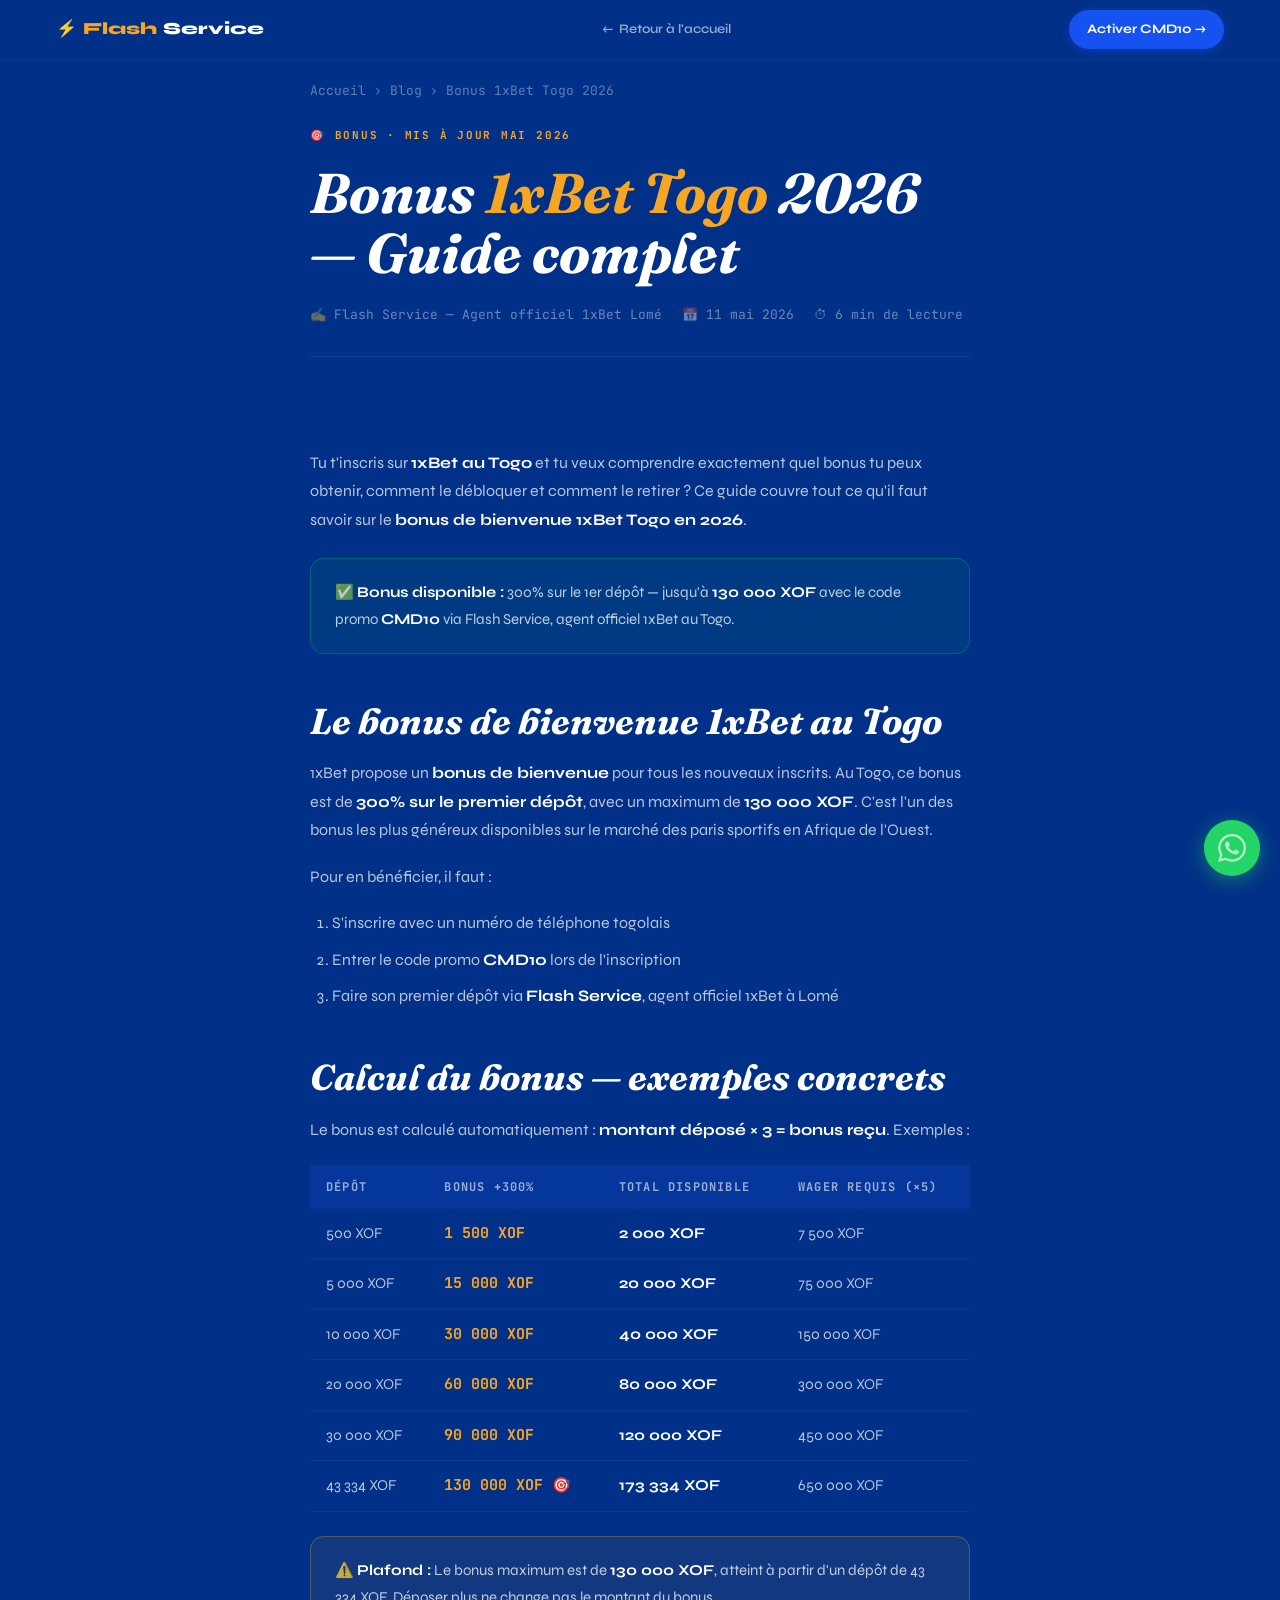
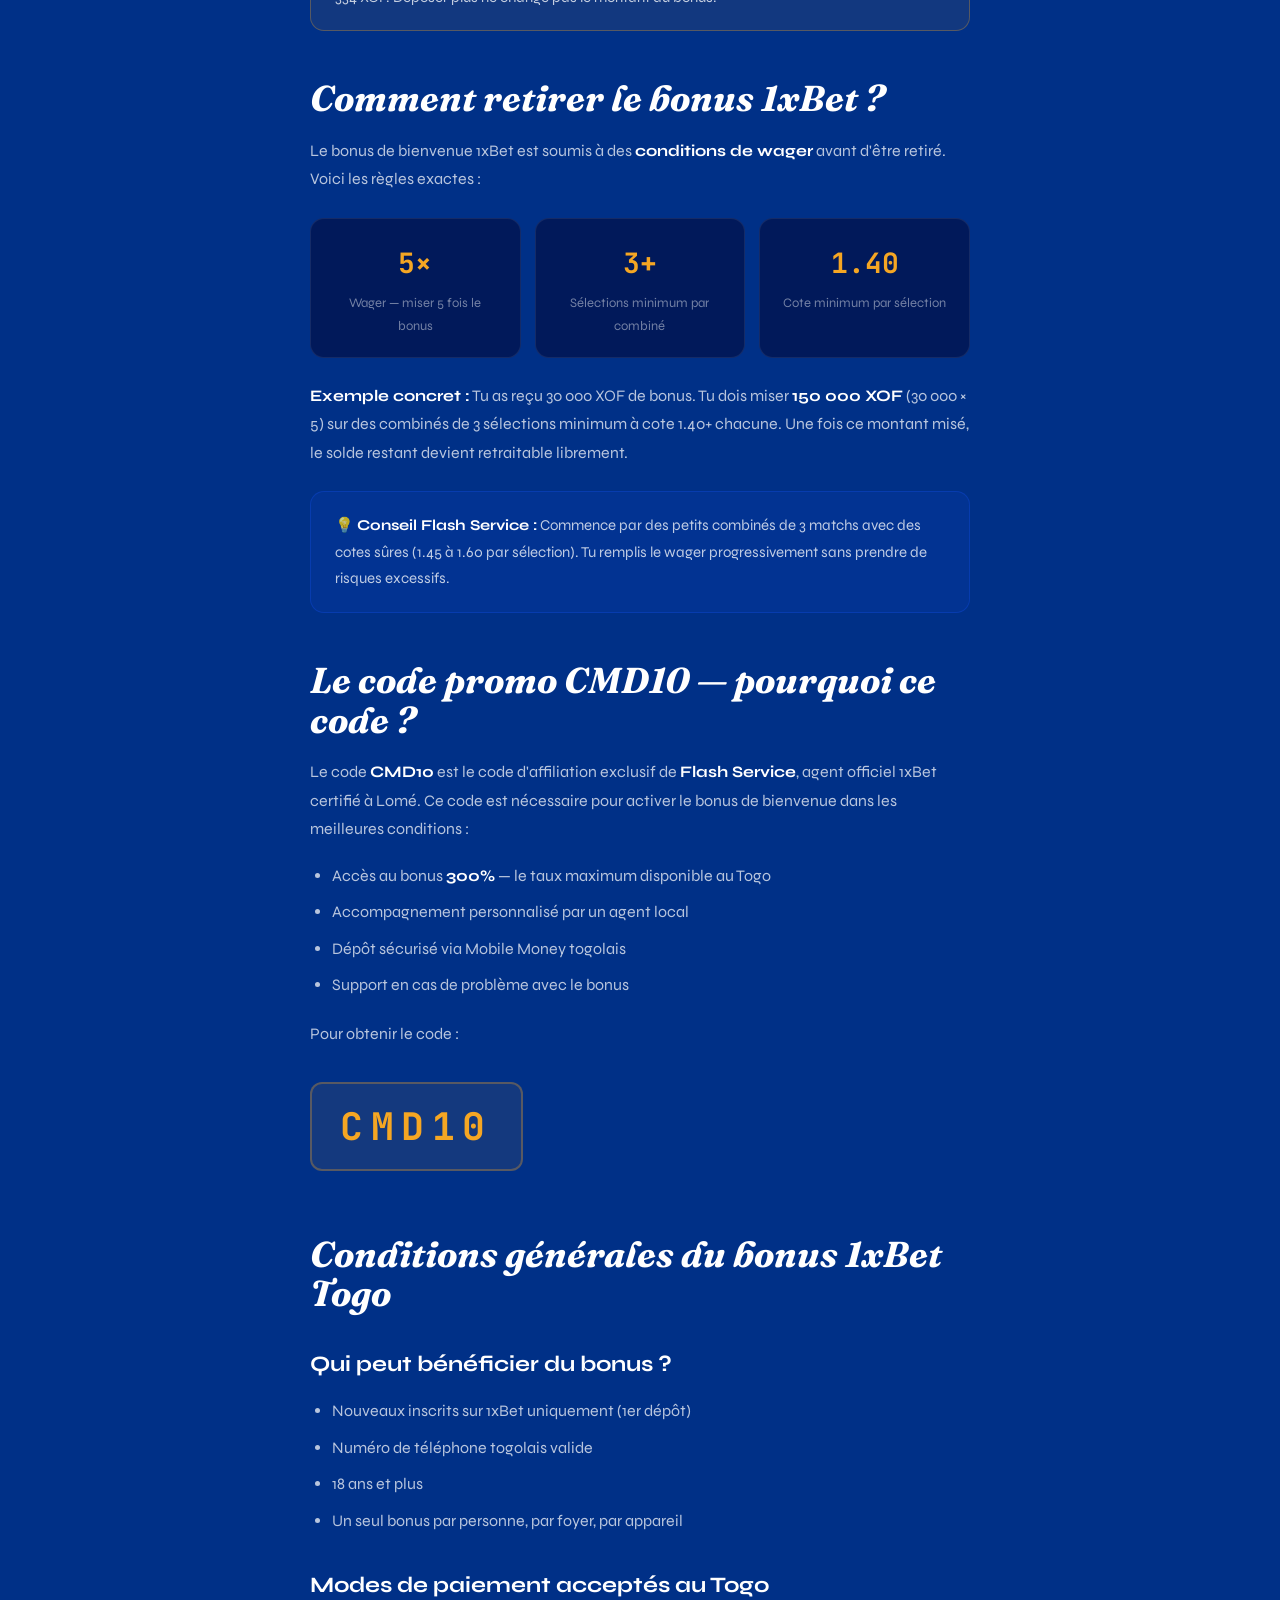
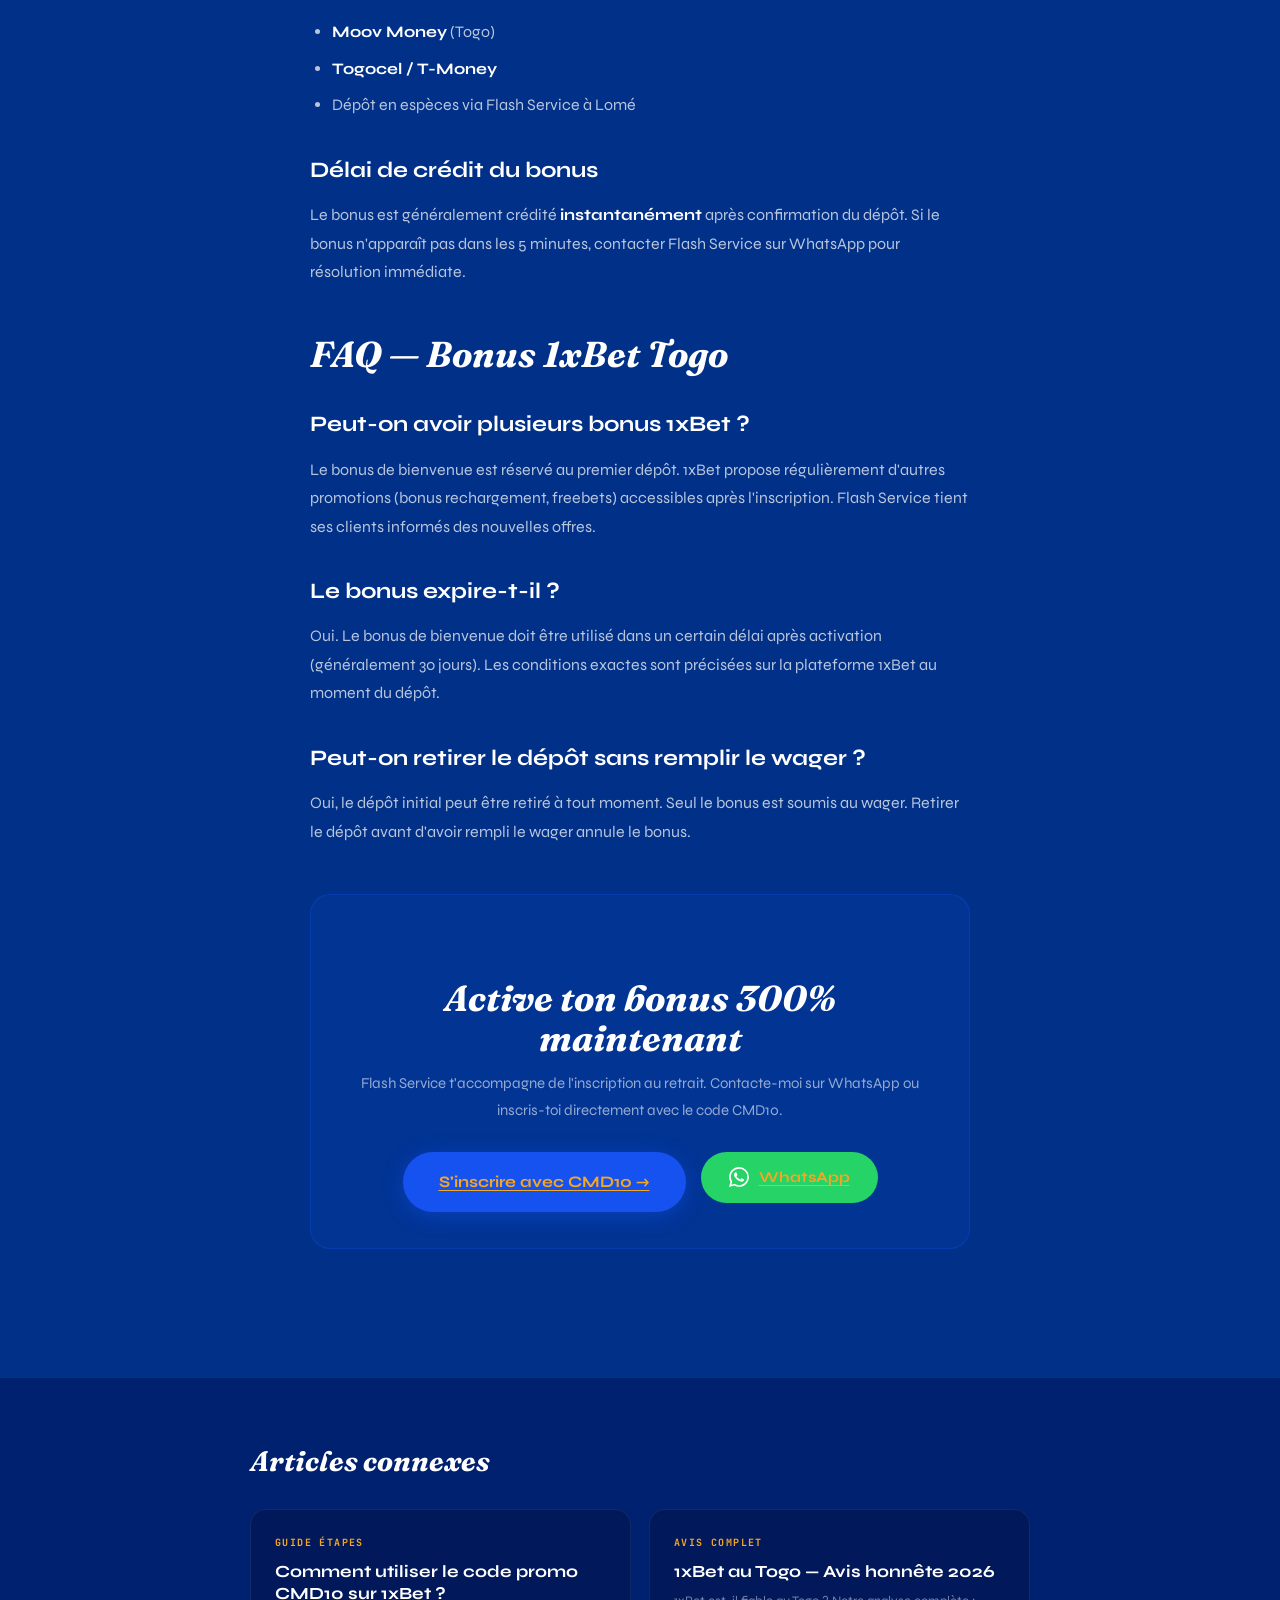
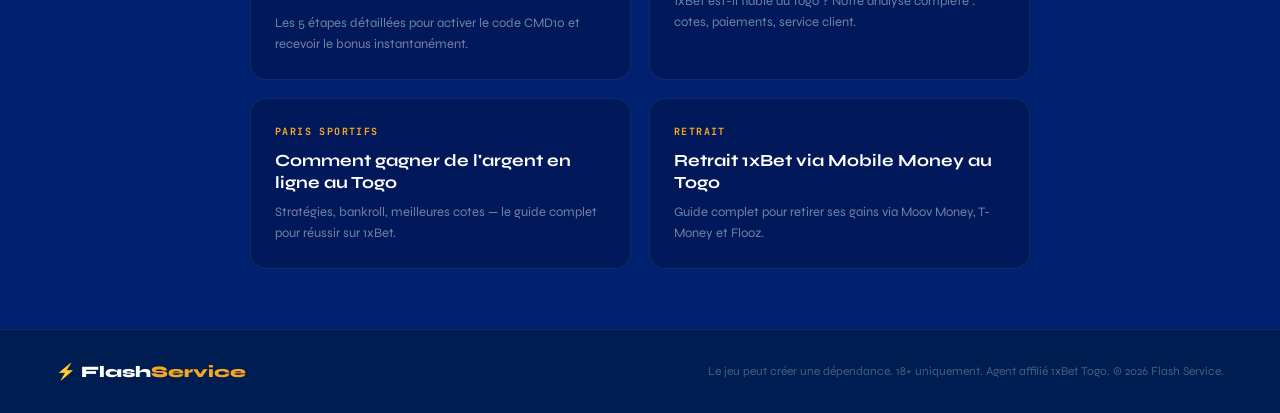
<file: blog/bonus-1xbet-togo-2026.html>
<!DOCTYPE html>
<html lang="fr">
<head>
<meta charset="UTF-8">
<meta name="viewport" content="width=device-width, initial-scale=1.0">

<title>Bonus 1xBet Togo 2026 — Guide complet (300% jusqu'à 130 000 XOF) | Flash Service</title>
<meta name="description" content="Guide complet du bonus 1xBet au Togo en 2026. Comment obtenir 300% de bonus sur ton premier dépôt avec le code CMD10 ? Conditions, wager, retrait — tout expliqué par Flash Service, agent officiel 1xBet Lomé.">
<meta name="keywords" content="bonus 1xBet Togo 2026, bonus bienvenue 1xBet Togo, 130000 XOF 1xBet, wager 1xBet Togo, retrait bonus 1xBet, code promo 1xBet Togo CMD10">
<meta name="robots" content="index, follow">
<meta name="author" content="Flash Service">
<link rel="canonical" href="https://1-xbet-codepromo.net/blog/bonus-1xbet-togo-2026.html">

<meta property="og:type" content="article">
<meta property="og:title" content="Bonus 1xBet Togo 2026 — 300% jusqu'à 130 000 XOF | Guide complet">
<meta property="og:description" content="Tout savoir sur le bonus de bienvenue 1xBet au Togo. Code CMD10, wager, conditions de retrait. Flash Service, agent officiel 1xBet Lomé.">
<meta property="og:url" content="https://1-xbet-codepromo.net/blog/bonus-1xbet-togo-2026.html">
<meta property="og:locale" content="fr_TG">
<meta property="og:site_name" content="Flash Service">
<meta property="article:published_time" content="2026-05-11T08:00:00+00:00">
<meta property="article:author" content="Flash Service">

<meta name="geo.region" content="TG-C">
<meta name="geo.placename" content="Lomé, Togo">

<link rel="preconnect" href="https://fonts.googleapis.com">
<link rel="preconnect" href="https://fonts.gstatic.com" crossorigin>
<link href="https://fonts.googleapis.com/css2?family=Fraunces:ital,opsz,wght@1,9..144,700&family=Syne:wght@400;600;700;800&family=JetBrains+Mono:wght@500;700&display=swap" rel="stylesheet">

<script type="application/ld+json">
{
  "@context": "https://schema.org",
  "@type": "Article",
  "headline": "Bonus 1xBet Togo 2026 — Guide complet (300% jusqu'à 130 000 XOF)",
  "description": "Guide complet du bonus de bienvenue 1xBet au Togo. Code promo CMD10, conditions de wager, retrait du bonus.",
  "author": {"@type": "Organization", "name": "Flash Service", "url": "https://1-xbet-codepromo.net"},
  "publisher": {"@type": "Organization", "name": "Flash Service", "url": "https://1-xbet-codepromo.net"},
  "datePublished": "2026-05-11",
  "dateModified": "2026-05-11",
  "url": "https://1-xbet-codepromo.net/blog/bonus-1xbet-togo-2026.html",
  "mainEntityOfPage": {"@type": "WebPage", "@id": "https://1-xbet-codepromo.net/blog/bonus-1xbet-togo-2026.html"},
  "about": [
    {"@type": "Thing", "name": "1xBet", "sameAs": "https://www.wikidata.org/wiki/Q19842819"},
    {"@type": "Thing", "name": "Togo"},
    {"@type": "Thing", "name": "Paris sportifs"}
  ],
  "FAQPage": {
    "@type": "FAQPage",
    "mainEntity": [
      {"@type": "Question", "name": "Quel est le bonus 1xBet au Togo en 2026 ?", "acceptedAnswer": {"@type": "Answer", "text": "Le bonus de bienvenue 1xBet au Togo en 2026 est de 300% sur le premier dépôt, jusqu'à 130 000 XOF. Il s'active avec le code promo CMD10 via Flash Service, agent officiel 1xBet à Lomé."}},
      {"@type": "Question", "name": "Comment retirer le bonus 1xBet ?", "acceptedAnswer": {"@type": "Answer", "text": "Le bonus 1xBet est soumis à un wager de 5×. Il faut miser 5 fois le montant du bonus sur des combinés de minimum 3 sélections avec une cote minimum de 1.40 par sélection avant de pouvoir retirer."}},
      {"@type": "Question", "name": "Quel est le dépôt minimum pour le bonus 1xBet Togo ?", "acceptedAnswer": {"@type": "Answer", "text": "Le dépôt minimum pour activer le bonus 1xBet au Togo est de 500 XOF. Le bonus maximum de 130 000 XOF est atteint à partir d'un dépôt de 43 334 XOF."}}
    ]
  }
}
</script>

<style>
*,*::before,*::after{box-sizing:border-box;margin:0;padding:0}
html{scroll-behavior:smooth;font-size:16px}
body{font-family:'Syne',sans-serif;background:#003087;color:#fff;-webkit-font-smoothing:antialiased;line-height:1.7}
a{color:inherit;text-decoration:none}
img{max-width:100%;display:block}
:root{--dark:#003087;--dark-2:#002070;--dark-3:#01195a;--accent:#f5a623;--accent-dim:rgba(245,166,35,.12);--accent-mid:rgba(245,166,35,.28);--blue:#1652f0;--blue-glow:rgba(22,82,240,.42);--ff-display:'Fraunces',serif;--ff-ui:'Syne',sans-serif;--ff-mono:'JetBrains Mono',monospace;--r-pill:999px}
.nav{position:fixed;top:0;left:0;right:0;z-index:100;height:60px;display:flex;align-items:center;justify-content:space-between;padding:0 clamp(20px,5vw,56px);background:rgba(0,48,135,.94);backdrop-filter:blur(14px);border-bottom:1px solid rgba(22,82,240,.18)}
.nav-logo{font-weight:800;font-size:17px;display:flex;align-items:center;gap:6px}
.nav-logo .flash{color:var(--accent)}
.nav-back{font-size:13px;font-weight:600;color:rgba(255,255,255,.6);display:flex;align-items:center;gap:6px;transition:color .2s}
.nav-back:hover{color:#fff}
.nav-cta{display:inline-flex;align-items:center;gap:6px;background:var(--blue);color:#fff;font-weight:700;font-size:13px;padding:8px 18px;border-radius:var(--r-pill);box-shadow:0 2px 12px var(--blue-glow)}
.breadcrumb{max-width:780px;margin:0 auto;padding:80px clamp(20px,5vw,60px) 0;font-size:13px;color:rgba(255,255,255,.38);display:flex;align-items:center;gap:8px;font-family:var(--ff-mono)}
.breadcrumb a{color:rgba(255,255,255,.38);transition:color .2s}
.breadcrumb a:hover{color:var(--accent)}
.article-hero{padding:24px clamp(20px,5vw,60px) 52px;max-width:780px;margin:0 auto}
.article-tag{font-family:var(--ff-mono);font-size:11px;font-weight:700;letter-spacing:.16em;text-transform:uppercase;color:var(--accent);margin-bottom:18px}
.article-h1{font-family:var(--ff-display);font-style:italic;font-weight:700;font-size:clamp(32px,5vw,56px);line-height:1.08;margin-bottom:20px}
.article-h1 em{color:var(--accent);font-style:inherit}
.article-meta{display:flex;gap:20px;flex-wrap:wrap;font-size:13px;color:rgba(255,255,255,.42);font-family:var(--ff-mono);margin-bottom:40px;padding-bottom:30px;border-bottom:1px solid rgba(255,255,255,.08)}
.article-body{max-width:780px;margin:0 auto;padding:0 clamp(20px,5vw,60px) 80px}
.article-body h2{font-family:var(--ff-display);font-style:italic;font-weight:700;font-size:clamp(24px,3.5vw,36px);line-height:1.1;margin:48px 0 18px}
.article-body h3{font-weight:700;font-size:clamp(18px,2.5vw,22px);margin:32px 0 12px}
.article-body p{font-size:16px;line-height:1.78;color:rgba(255,255,255,.72);margin-bottom:18px}
.article-body strong{color:#fff}
.article-body ul,.article-body ol{margin:14px 0 20px 22px;color:rgba(255,255,255,.72);font-size:16px;line-height:1.78}
.article-body li{margin-bottom:8px}
.article-body a{color:var(--accent);text-decoration:underline;text-underline-offset:3px}
.article-body a:hover{color:#fff}
.info-box{background:rgba(22,82,240,.1);border:1px solid rgba(22,82,240,.3);border-radius:14px;padding:20px 24px;margin:24px 0}
.info-box.warn{background:rgba(245,166,35,.07);border-color:rgba(245,166,35,.3)}
.info-box.green{background:rgba(0,200,83,.07);border-color:rgba(0,200,83,.3)}
.info-box p{margin:0;font-size:15px;color:rgba(255,255,255,.75)}
.info-box strong{color:#fff}
.bonus-table{width:100%;border-collapse:collapse;margin:20px 0;font-size:15px}
.bonus-table th{background:rgba(22,82,240,.2);padding:12px 16px;text-align:left;font-weight:700;font-family:var(--ff-mono);font-size:12px;letter-spacing:.1em;text-transform:uppercase;color:rgba(255,255,255,.6)}
.bonus-table td{padding:12px 16px;border-bottom:1px solid rgba(255,255,255,.06);color:rgba(255,255,255,.72)}
.bonus-table tr:hover td{background:rgba(255,255,255,.03)}
.bonus-table .accent{color:var(--accent);font-family:var(--ff-mono);font-weight:700}
.bonus-table .total{color:#fff;font-weight:700}
.cta-block{background:rgba(22,82,240,.12);border:1px solid rgba(22,82,240,.3);border-radius:20px;padding:36px;text-align:center;margin:48px 0}
.cta-block h2{font-family:var(--ff-display);font-style:italic;font-weight:700;font-size:clamp(26px,4vw,36px);margin-bottom:12px}
.cta-block p{color:rgba(255,255,255,.58);font-size:15px;margin-bottom:28px}
.btn-primary{display:inline-flex;align-items:center;gap:10px;background:var(--blue);color:#fff;font-family:var(--ff-ui);font-weight:700;font-size:16px;padding:16px 36px;border-radius:var(--r-pill);box-shadow:0 4px 20px var(--blue-glow);transition:transform .18s,box-shadow .18s}
.btn-primary:hover{transform:translateY(-3px)}
.btn-wa{display:inline-flex;align-items:center;gap:10px;background:#25d366;color:#fff;font-weight:700;font-size:15px;padding:13px 28px;border-radius:var(--r-pill);margin-left:12px;transition:transform .18s}
.btn-wa:hover{transform:translateY(-2px)}
.wager-visual{display:grid;grid-template-columns:repeat(auto-fit,minmax(180px,1fr));gap:14px;margin:24px 0}
.wv-card{background:var(--dark-3);border:1px solid rgba(255,255,255,.08);border-radius:14px;padding:20px;text-align:center}
.wv-num{font-family:var(--ff-mono);font-weight:700;font-size:28px;color:var(--accent);margin-bottom:6px}
.wv-lbl{font-size:13px;color:rgba(255,255,255,.45)}
.code-box{display:inline-flex;font-family:var(--ff-mono);font-weight:700;font-size:clamp(24px,4vw,38px);color:var(--accent);background:rgba(245,166,35,.08);border:2px solid rgba(245,166,35,.3);padding:10px 28px;border-radius:12px;letter-spacing:.2em;margin:16px 0}
.related{background:var(--dark-2);border-top:1px solid rgba(255,255,255,.07);padding:60px clamp(20px,5vw,60px)}
.related h2{font-family:var(--ff-display);font-style:italic;font-weight:700;font-size:28px;margin-bottom:24px;max-width:780px;margin-left:auto;margin-right:auto}
.related-grid{display:grid;grid-template-columns:repeat(auto-fit,minmax(280px,1fr));gap:18px;max-width:780px;margin:0 auto}
.related-card{background:var(--dark-3);border:1px solid rgba(255,255,255,.07);border-radius:16px;padding:24px;transition:border-color .2s,transform .2s}
.related-card:hover{border-color:rgba(245,166,35,.3);transform:translateY(-3px)}
.rc-tag{font-family:var(--ff-mono);font-size:10px;font-weight:700;letter-spacing:.14em;text-transform:uppercase;color:var(--accent);margin-bottom:10px}
.rc-title{font-weight:700;font-size:17px;line-height:1.3;margin-bottom:8px}
.rc-desc{font-size:13px;color:rgba(255,255,255,.45);line-height:1.6}
footer{background:rgba(0,0,0,.4);border-top:1px solid rgba(255,255,255,.06);padding:28px clamp(20px,5vw,56px);display:flex;flex-wrap:wrap;gap:14px;align-items:center;justify-content:space-between;font-size:13px;color:rgba(255,255,255,.32)}
footer a{color:rgba(255,255,255,.45);transition:color .2s}
footer a:hover{color:var(--accent)}
.footer-logo{font-weight:800;font-size:16px;color:#fff}
.footer-logo span{color:var(--accent)}
.fab{position:fixed;bottom:24px;right:20px;z-index:200;width:56px;height:56px;border-radius:50%;background:#25d366;display:flex;align-items:center;justify-content:center;box-shadow:0 4px 20px rgba(37,211,102,.45)}
.fab-ring{position:absolute;width:100%;height:100%;border-radius:50%;background:rgba(37,211,102,.35);animation:fab-pulse 2.2s ease-in-out infinite}
@keyframes fab-pulse{0%{transform:scale(1);opacity:.6}100%{transform:scale(1.65);opacity:0}}
@media(max-width:600px){.nav-back span{display:none}.cta-block{padding:24px 18px}.btn-wa{margin-left:0;margin-top:12px}footer{flex-direction:column;text-align:center}}
</style>
<meta property="og:image" content="https://1-xbet-codepromo.net/og-image.jpg">
<meta property="og:image:width" content="1200">
<meta property="og:image:height" content="630">
<meta property="og:image:alt" content="Flash Service — Agent officiel 1xBet au Togo · Code promo CMD10">
<meta name="twitter:card" content="summary_large_image">
<meta name="twitter:site" content="@FlashServiceTG">
<meta name="twitter:image" content="https://1-xbet-codepromo.net/og-image.jpg">
</head>
<body>

<nav class="nav">
  <a href="/" class="nav-logo">⚡ <span class="flash">Flash</span>Service</a>
  <a href="/" class="nav-back">← <span>Retour à l'accueil</span></a>
  <a href="https://reffpa.com/L?tag=d_2916557m_97c_&site=2916557&ad=97" target="_blank" rel="noopener" class="nav-cta">Activer CMD10 →</a>
</nav>

<div class="breadcrumb">
  <a href="/">Accueil</a> › <a href="/blog/">Blog</a> › Bonus 1xBet Togo 2026
</div>

<div class="article-hero">
  <div class="article-tag">🎯 Bonus · Mis à jour mai 2026</div>
  <h1 class="article-h1">Bonus <em>1xBet Togo</em> 2026 — Guide complet</h1>
  <div class="article-meta">
    <span>✍️ Flash Service — Agent officiel 1xBet Lomé</span>
    <span>📅 11 mai 2026</span>
    <span>⏱ 6 min de lecture</span>
  </div>
</div>

<div class="article-body">

  <p>Tu t'inscris sur <strong>1xBet au Togo</strong> et tu veux comprendre exactement quel bonus tu peux obtenir, comment le débloquer et comment le retirer ? Ce guide couvre tout ce qu'il faut savoir sur le <strong>bonus de bienvenue 1xBet Togo en 2026</strong>.</p>

  <div class="info-box green">
    <p>✅ <strong>Bonus disponible :</strong> 300% sur le 1er dépôt — jusqu'à <strong>130 000 XOF</strong> avec le code promo <strong>CMD10</strong> via Flash Service, agent officiel 1xBet au Togo.</p>
  </div>

  <h2>Le bonus de bienvenue 1xBet au Togo</h2>

  <p>1xBet propose un <strong>bonus de bienvenue</strong> pour tous les nouveaux inscrits. Au Togo, ce bonus est de <strong>300% sur le premier dépôt</strong>, avec un maximum de <strong>130 000 XOF</strong>. C'est l'un des bonus les plus généreux disponibles sur le marché des paris sportifs en Afrique de l'Ouest.</p>

  <p>Pour en bénéficier, il faut :</p>
  <ol>
    <li>S'inscrire avec un numéro de téléphone togolais</li>
    <li>Entrer le code promo <strong>CMD10</strong> lors de l'inscription</li>
    <li>Faire son premier dépôt via <strong>Flash Service</strong>, agent officiel 1xBet à Lomé</li>
  </ol>

  <h2>Calcul du bonus — exemples concrets</h2>

  <p>Le bonus est calculé automatiquement : <strong>montant déposé × 3 = bonus reçu</strong>. Exemples :</p>

  <table class="bonus-table">
    <thead>
      <tr><th>Dépôt</th><th>Bonus +300%</th><th>Total disponible</th><th>Wager requis (×5)</th></tr>
    </thead>
    <tbody>
      <tr><td>500 XOF</td><td class="accent">1 500 XOF</td><td class="total">2 000 XOF</td><td>7 500 XOF</td></tr>
      <tr><td>5 000 XOF</td><td class="accent">15 000 XOF</td><td class="total">20 000 XOF</td><td>75 000 XOF</td></tr>
      <tr><td>10 000 XOF</td><td class="accent">30 000 XOF</td><td class="total">40 000 XOF</td><td>150 000 XOF</td></tr>
      <tr><td>20 000 XOF</td><td class="accent">60 000 XOF</td><td class="total">80 000 XOF</td><td>300 000 XOF</td></tr>
      <tr><td>30 000 XOF</td><td class="accent">90 000 XOF</td><td class="total">120 000 XOF</td><td>450 000 XOF</td></tr>
      <tr><td>43 334 XOF</td><td class="accent">130 000 XOF 🎯</td><td class="total">173 334 XOF</td><td>650 000 XOF</td></tr>
    </tbody>
  </table>

  <div class="info-box warn">
    <p>⚠️ <strong>Plafond :</strong> Le bonus maximum est de <strong>130 000 XOF</strong>, atteint à partir d'un dépôt de 43 334 XOF. Déposer plus ne change pas le montant du bonus.</p>
  </div>

  <h2>Comment retirer le bonus 1xBet ?</h2>

  <p>Le bonus de bienvenue 1xBet est soumis à des <strong>conditions de wager</strong> avant d'être retiré. Voici les règles exactes :</p>

  <div class="wager-visual">
    <div class="wv-card"><div class="wv-num">5×</div><div class="wv-lbl">Wager — miser 5 fois le bonus</div></div>
    <div class="wv-card"><div class="wv-num">3+</div><div class="wv-lbl">Sélections minimum par combiné</div></div>
    <div class="wv-card"><div class="wv-num">1.40</div><div class="wv-lbl">Cote minimum par sélection</div></div>
  </div>

  <p><strong>Exemple concret :</strong> Tu as reçu 30 000 XOF de bonus. Tu dois miser <strong>150 000 XOF</strong> (30 000 × 5) sur des combinés de 3 sélections minimum à cote 1.40+ chacune. Une fois ce montant misé, le solde restant devient retraitable librement.</p>

  <div class="info-box">
    <p>💡 <strong>Conseil Flash Service :</strong> Commence par des petits combinés de 3 matchs avec des cotes sûres (1.45 à 1.60 par sélection). Tu remplis le wager progressivement sans prendre de risques excessifs.</p>
  </div>

  <h2>Le code promo CMD10 — pourquoi ce code ?</h2>

  <p>Le code <strong>CMD10</strong> est le code d'affiliation exclusif de <strong>Flash Service</strong>, agent officiel 1xBet certifié à Lomé. Ce code est nécessaire pour activer le bonus de bienvenue dans les meilleures conditions :</p>

  <ul>
    <li>Accès au bonus <strong>300%</strong> — le taux maximum disponible au Togo</li>
    <li>Accompagnement personnalisé par un agent local</li>
    <li>Dépôt sécurisé via Mobile Money togolais</li>
    <li>Support en cas de problème avec le bonus</li>
  </ul>

  <p>Pour obtenir le code :</p>
  <div class="code-box">CMD10</div>

  <h2>Conditions générales du bonus 1xBet Togo</h2>

  <h3>Qui peut bénéficier du bonus ?</h3>
  <ul>
    <li>Nouveaux inscrits sur 1xBet uniquement (1er dépôt)</li>
    <li>Numéro de téléphone togolais valide</li>
    <li>18 ans et plus</li>
    <li>Un seul bonus par personne, par foyer, par appareil</li>
  </ul>

  <h3>Modes de paiement acceptés au Togo</h3>
  <ul>
    <li><strong>Moov Money</strong> (Togo)</li>
    <li><strong>Togocel / T-Money</strong></li>
    <li>Dépôt en espèces via Flash Service à Lomé</li>
  </ul>

  <h3>Délai de crédit du bonus</h3>
  <p>Le bonus est généralement crédité <strong>instantanément</strong> après confirmation du dépôt. Si le bonus n'apparaît pas dans les 5 minutes, contacter Flash Service sur WhatsApp pour résolution immédiate.</p>

  <h2>FAQ — Bonus 1xBet Togo</h2>

  <h3>Peut-on avoir plusieurs bonus 1xBet ?</h3>
  <p>Le bonus de bienvenue est réservé au premier dépôt. 1xBet propose régulièrement d'autres promotions (bonus rechargement, freebets) accessibles après l'inscription. Flash Service tient ses clients informés des nouvelles offres.</p>

  <h3>Le bonus expire-t-il ?</h3>
  <p>Oui. Le bonus de bienvenue doit être utilisé dans un certain délai après activation (généralement 30 jours). Les conditions exactes sont précisées sur la plateforme 1xBet au moment du dépôt.</p>

  <h3>Peut-on retirer le dépôt sans remplir le wager ?</h3>
  <p>Oui, le dépôt initial peut être retiré à tout moment. Seul le bonus est soumis au wager. Retirer le dépôt avant d'avoir rempli le wager annule le bonus.</p>

  <div class="cta-block">
    <h2>Active ton bonus 300% maintenant</h2>
    <p>Flash Service t'accompagne de l'inscription au retrait. Contacte-moi sur WhatsApp ou inscris-toi directement avec le code CMD10.</p>
    <a href="https://reffpa.com/L?tag=d_2916557m_97c_&site=2916557&ad=97" target="_blank" rel="noopener" class="btn-primary">
      S'inscrire avec CMD10 →
    </a>
    <a href="https://wa.me/qr/67KJS4IK23KJP1" target="_blank" rel="noopener" class="btn-wa">
      <svg width="20" height="20" viewBox="0 0 24 24" fill="white"><path d="M17.472 14.382c-.297-.149-1.758-.867-2.03-.967-.273-.099-.471-.148-.67.15-.197.297-.767.966-.94 1.164-.173.199-.347.223-.644.075-.297-.15-1.255-.463-2.39-1.475-.883-.788-1.48-1.761-1.653-2.059-.173-.297-.018-.458.13-.606.134-.133.298-.347.446-.52.149-.174.198-.298.298-.497.099-.198.05-.371-.025-.52-.075-.149-.669-1.612-.916-2.207-.242-.579-.487-.5-.669-.51-.173-.008-.371-.01-.57-.01-.198 0-.52.074-.792.372-.272.297-1.04 1.016-1.04 2.479 0 1.462 1.065 2.875 1.213 3.074.149.198 2.096 3.2 5.077 4.487.709.306 1.262.489 1.694.625.712.227 1.36.195 1.871.118.571-.085 1.758-.719 2.006-1.413.248-.694.248-1.289.173-1.413-.074-.124-.272-.198-.57-.347m-5.421 7.403h-.004a9.87 9.87 0 01-5.031-1.378l-.361-.214-3.741.982.998-3.648-.235-.374a9.86 9.86 0 01-1.51-5.26c.001-5.45 4.436-9.884 9.888-9.884 2.64 0 5.122 1.03 6.988 2.898a9.825 9.825 0 012.893 6.994c-.003 5.45-4.437 9.884-9.885 9.884m8.413-18.297A11.815 11.815 0 0012.05 0C5.495 0 .16 5.335.157 11.892c0 2.096.547 4.142 1.588 5.945L.057 24l6.305-1.654a11.882 11.882 0 005.683 1.448h.005c6.554 0 11.89-5.335 11.893-11.893a11.821 11.821 0 00-3.48-8.413Z"/></svg>
      WhatsApp
    </a>
  </div>

</div>

<section class="related">
  <h2>Articles connexes</h2>
  <div class="related-grid">
    <a href="/blog/comment-utiliser-code-promo-1xbet-togo.html" class="related-card">
      <div class="rc-tag">Guide étapes</div>
      <div class="rc-title">Comment utiliser le code promo CMD10 sur 1xBet ?</div>
      <div class="rc-desc">Les 5 étapes détaillées pour activer le code CMD10 et recevoir le bonus instantanément.</div>
    </a>
    <a href="/blog/1xbet-togo-avis-2026.html" class="related-card">
      <div class="rc-tag">Avis complet</div>
      <div class="rc-title">1xBet au Togo — Avis honnête 2026</div>
      <div class="rc-desc">1xBet est-il fiable au Togo ? Notre analyse complète : cotes, paiements, service client.</div>
    </a>
    <a href="/blog/paris-sportifs-togo-guide-2026.html" class="related-card">
      <div class="rc-tag">Paris sportifs</div>
      <div class="rc-title">Comment gagner de l'argent en ligne au Togo</div>
      <div class="rc-desc">Stratégies, bankroll, meilleures cotes — le guide complet pour réussir sur 1xBet.</div>
    </a>
    <a href="/blog/retrait-1xbet-mobile-money-togo.html" class="related-card">
      <div class="rc-tag">Retrait</div>
      <div class="rc-title">Retrait 1xBet via Mobile Money au Togo</div>
      <div class="rc-desc">Guide complet pour retirer ses gains via Moov Money, T-Money et Flooz.</div>
    </a>
  </div>
</section>

<footer>
  <a href="/" class="footer-logo">⚡ Flash<span>Service</span></a>
  <p style="color:rgba(255,255,255,.28);font-size:12px">Le jeu peut créer une dépendance. 18+ uniquement. Agent affilié 1xBet Togo. © 2026 Flash Service.</p>
</footer>

<a href="https://wa.me/qr/67KJS4IK23KJP1" target="_blank" rel="noopener" class="fab" aria-label="Contacter Flash Service sur WhatsApp">
  <div class="fab-ring"></div>
  <svg width="28" height="28" viewBox="0 0 24 24" fill="white"><path d="M17.472 14.382c-.297-.149-1.758-.867-2.03-.967-.273-.099-.471-.148-.67.15-.197.297-.767.966-.94 1.164-.173.199-.347.223-.644.075-.297-.15-1.255-.463-2.39-1.475-.883-.788-1.48-1.761-1.653-2.059-.173-.297-.018-.458.13-.606.134-.133.298-.347.446-.52.149-.174.198-.298.298-.497.099-.198.05-.371-.025-.52-.075-.149-.669-1.612-.916-2.207-.242-.579-.487-.5-.669-.51-.173-.008-.371-.01-.57-.01-.198 0-.52.074-.792.372-.272.297-1.04 1.016-1.04 2.479 0 1.462 1.065 2.875 1.213 3.074.149.198 2.096 3.2 5.077 4.487.709.306 1.262.489 1.694.625.712.227 1.36.195 1.871.118.571-.085 1.758-.719 2.006-1.413.248-.694.248-1.289.173-1.413-.074-.124-.272-.198-.57-.347m-5.421 7.403h-.004a9.87 9.87 0 01-5.031-1.378l-.361-.214-3.741.982.998-3.648-.235-.374a9.86 9.86 0 01-1.51-5.26c.001-5.45 4.436-9.884 9.888-9.884 2.64 0 5.122 1.03 6.988 2.898a9.825 9.825 0 012.893 6.994c-.003 5.45-4.437 9.884-9.885 9.884m8.413-18.297A11.815 11.815 0 0012.05 0C5.495 0 .16 5.335.157 11.892c0 2.096.547 4.142 1.588 5.945L.057 24l6.305-1.654a11.882 11.882 0 005.683 1.448h.005c6.554 0 11.89-5.335 11.893-11.893a11.821 11.821 0 00-3.48-8.413Z"/></svg>
</a>

</body>
</html>
</file>
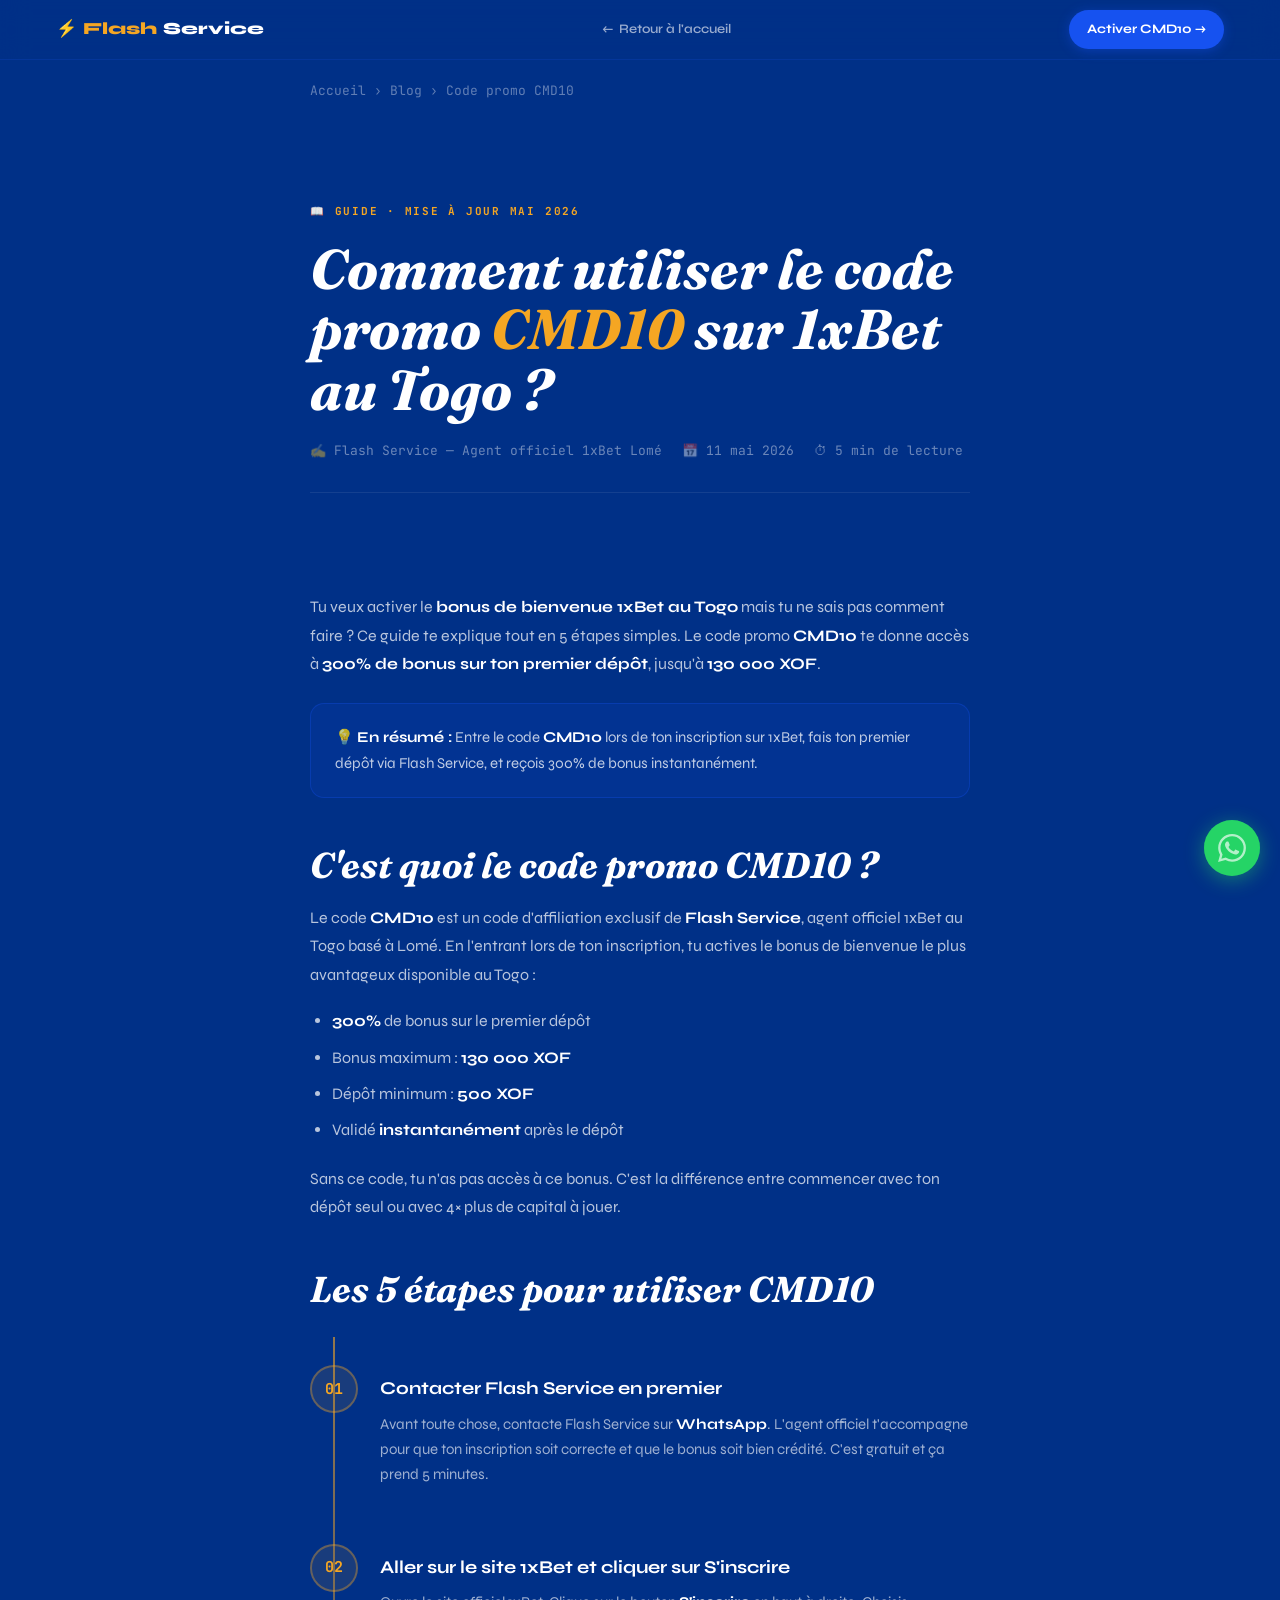
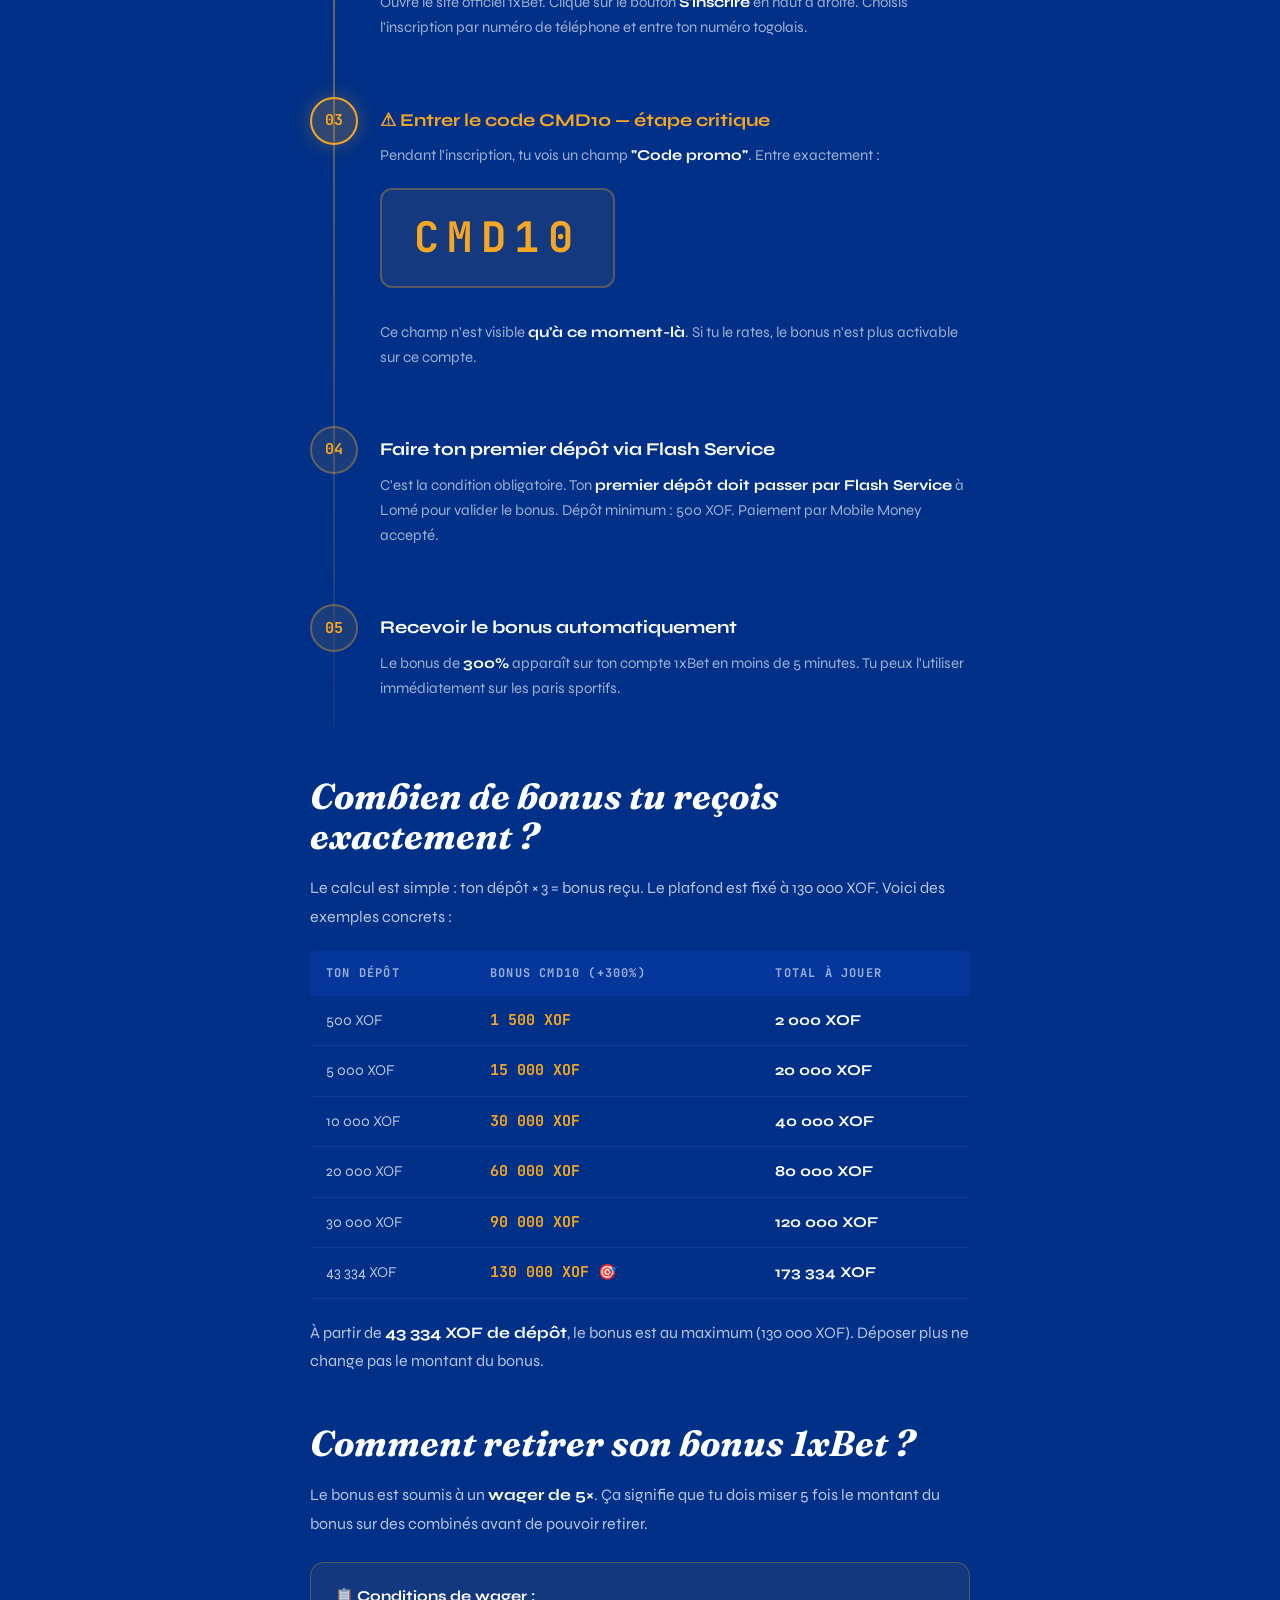
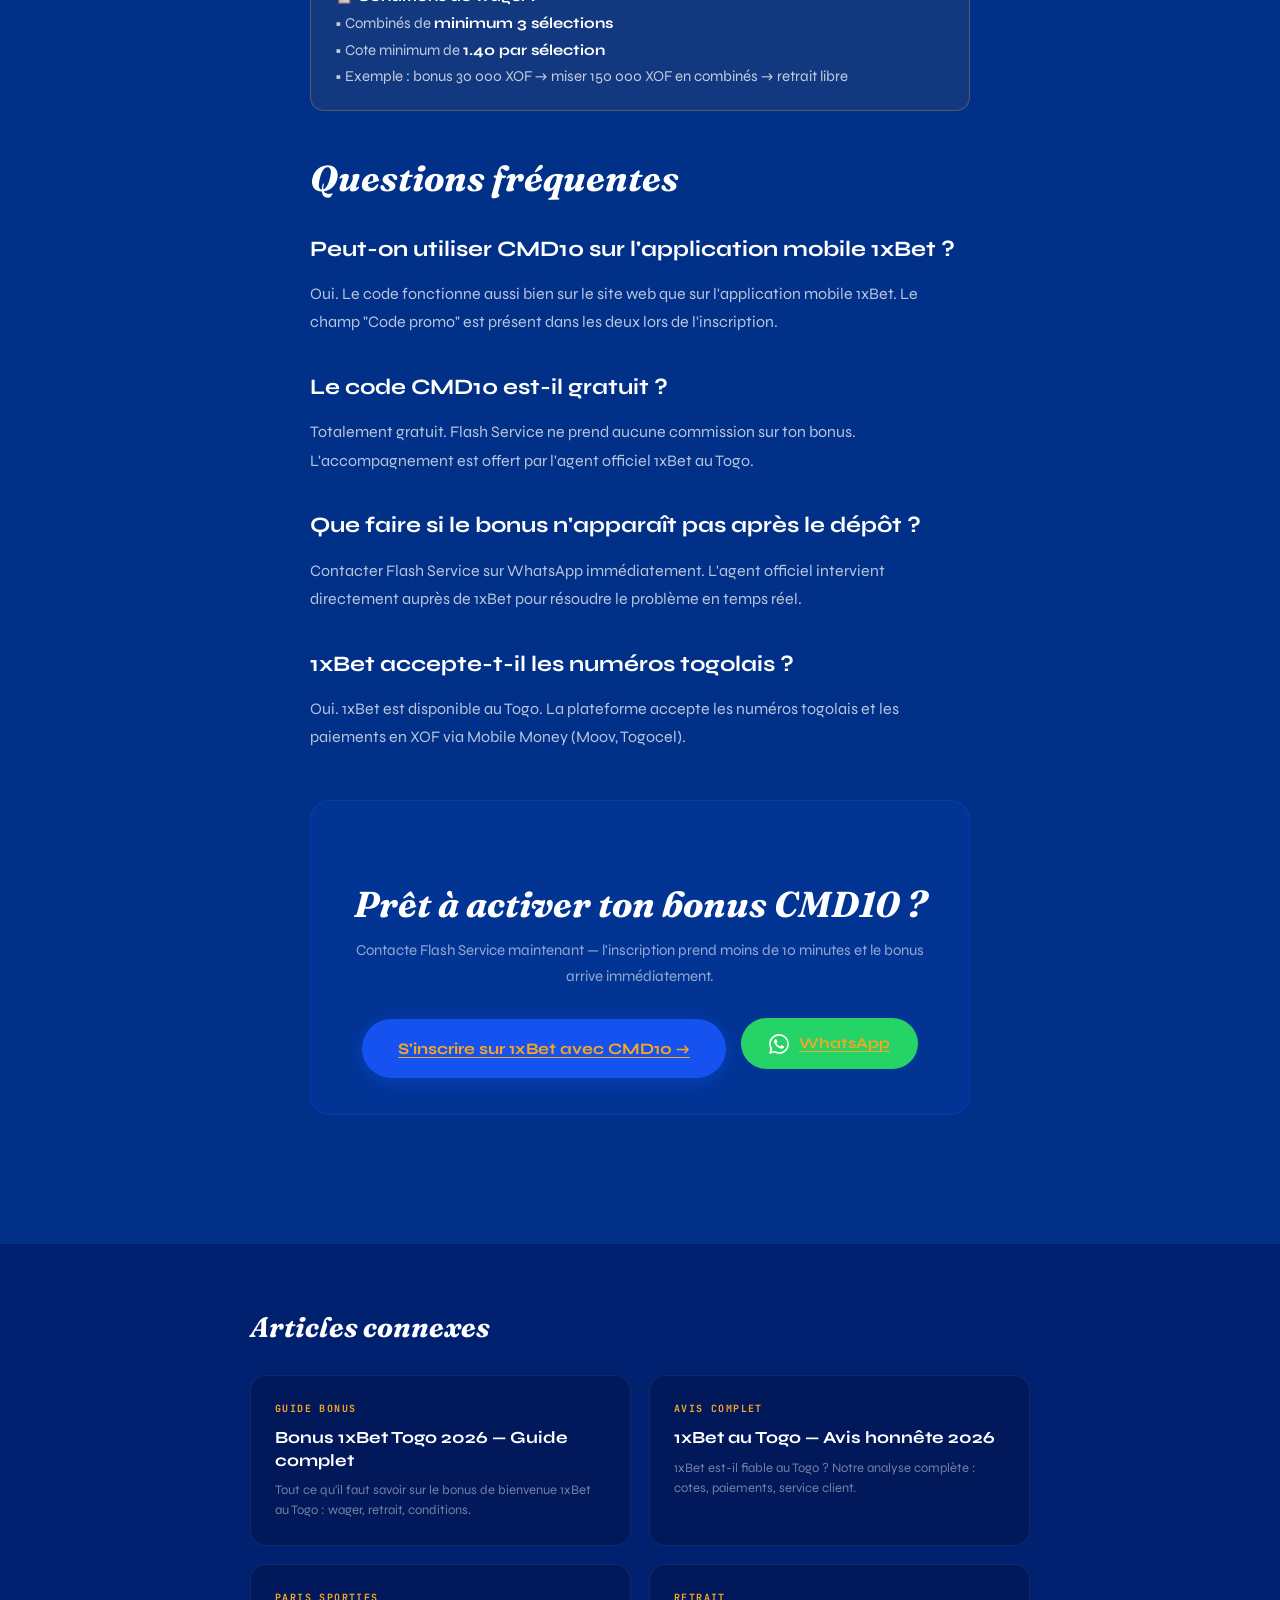
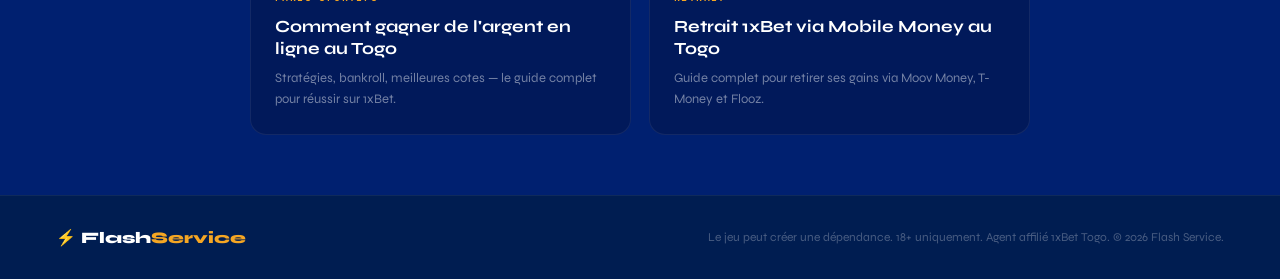
<file: blog/comment-utiliser-code-promo-1xbet-togo.html>
<!DOCTYPE html>
<html lang="fr">
<head>
<meta charset="UTF-8">
<meta name="viewport" content="width=device-width, initial-scale=1.0">

<title>Comment utiliser le code promo 1xBet au Togo ? (CMD10) — Flash Service</title>
<meta name="description" content="Guide complet pour utiliser le code promo CMD10 sur 1xBet au Togo. Étapes détaillées pour activer ton bonus de 300% jusqu'à 130 000 XOF. Tutoriel en français par Flash Service, agent officiel 1xBet Lomé.">
<meta name="keywords" content="code promo 1xBet Togo, CMD10, comment utiliser code promo 1xBet, bonus 1xBet Togo, agent 1xBet Lomé, inscription 1xBet Togo">
<meta name="robots" content="index, follow">
<meta name="author" content="Flash Service">
<link rel="canonical" href="https://1-xbet-codepromo.net/blog/comment-utiliser-code-promo-1xbet-togo.html">

<meta property="og:type" content="article">
<meta property="og:title" content="Comment utiliser le code promo CMD10 sur 1xBet au Togo ?">
<meta property="og:description" content="Guide étape par étape pour activer le bonus 300% avec le code CMD10. Flash Service, agent officiel 1xBet Togo.">
<meta property="og:url" content="https://1-xbet-codepromo.net/blog/comment-utiliser-code-promo-1xbet-togo.html">
<meta property="og:locale" content="fr_TG">
<meta property="og:site_name" content="Flash Service">
<meta property="article:published_time" content="2026-05-11T08:00:00+00:00">
<meta property="article:author" content="Flash Service">

<meta name="geo.region" content="TG-C">
<meta name="geo.placename" content="Lomé, Togo">

<link rel="preconnect" href="https://fonts.googleapis.com">
<link rel="preconnect" href="https://fonts.gstatic.com" crossorigin>
<link href="https://fonts.googleapis.com/css2?family=Fraunces:ital,opsz,wght@1,9..144,700&family=Syne:wght@400;600;700;800&family=JetBrains+Mono:wght@500;700&display=swap" rel="stylesheet">

<script type="application/ld+json">
{
  "@context": "https://schema.org",
  "@type": "HowTo",
  "name": "Comment utiliser le code promo CMD10 sur 1xBet au Togo",
  "description": "Guide étape par étape pour activer le bonus de 300% jusqu'à 130 000 XOF sur 1xBet Togo avec le code promo CMD10.",
  "totalTime": "PT10M",
  "supply": [{"@type": "HowToSupply", "name": "Numéro de téléphone togolais"}, {"@type": "HowToSupply", "name": "Argent pour le premier dépôt (min. 500 XOF)"}],
  "step": [
    {"@type": "HowToStep", "position": 1, "name": "Contacter Flash Service", "text": "Contacter Flash Service sur WhatsApp avant de créer ton compte 1xBet. Flash Service t'accompagne pour que le bonus soit bien crédité."},
    {"@type": "HowToStep", "position": 2, "name": "S'inscrire sur 1xBet", "text": "Aller sur le site 1xBet et créer un compte avec ton numéro de téléphone togolais. Entrer le code promo CMD10 dans le champ prévu lors de l'inscription."},
    {"@type": "HowToStep", "position": 3, "name": "Entrer le code CMD10", "text": "Taper exactement CMD10 dans le champ 'Code promo' lors de l'inscription. Ce code active le bonus de 300% sur le premier dépôt."},
    {"@type": "HowToStep", "position": 4, "name": "Faire son premier dépôt via Flash Service", "text": "Effectuer le premier dépôt via Flash Service à Lomé. C'est la condition obligatoire pour que le bonus soit validé. Minimum 500 XOF."},
    {"@type": "HowToStep", "position": 5, "name": "Recevoir le bonus", "text": "Le bonus de 300% est crédité instantanément ou en moins de 5 minutes après le dépôt. Exemple : dépôt 20 000 XOF → bonus 60 000 XOF → total 80 000 XOF."}
  ]
}
</script>

<style>
*,*::before,*::after{box-sizing:border-box;margin:0;padding:0}
html{scroll-behavior:smooth;font-size:16px}
body{font-family:'Syne',sans-serif;background:#003087;color:#fff;-webkit-font-smoothing:antialiased;line-height:1.7}
a{color:inherit;text-decoration:none}
img{max-width:100%;display:block}

:root{
  --dark:#003087;
  --dark-2:#002070;
  --dark-3:#01195a;
  --dark-4:#012880;
  --accent:#f5a623;
  --accent-dim:rgba(245,166,35,.12);
  --accent-mid:rgba(245,166,35,.28);
  --blue:#1652f0;
  --blue-glow:rgba(22,82,240,.42);
  --green:#00c853;
  --ff-display:'Fraunces',serif;
  --ff-ui:'Syne',sans-serif;
  --ff-mono:'JetBrains Mono',monospace;
  --r-pill:999px;
}

/* NAV */
.nav{position:fixed;top:0;left:0;right:0;z-index:100;height:60px;display:flex;align-items:center;justify-content:space-between;padding:0 clamp(20px,5vw,56px);background:rgba(0,48,135,.94);backdrop-filter:blur(14px);border-bottom:1px solid rgba(22,82,240,.18)}
.nav-logo{font-weight:800;font-size:17px;display:flex;align-items:center;gap:6px}
.nav-logo .flash{color:var(--accent)}
.nav-back{font-size:13px;font-weight:600;color:rgba(255,255,255,.6);display:flex;align-items:center;gap:6px;transition:color .2s}
.nav-back:hover{color:#fff}
.nav-cta{display:inline-flex;align-items:center;gap:6px;background:var(--blue);color:#fff;font-weight:700;font-size:13px;padding:8px 18px;border-radius:var(--r-pill);box-shadow:0 2px 12px var(--blue-glow)}

/* HERO ARTICLE */
.article-hero{padding:100px clamp(20px,5vw,60px) 60px;max-width:780px;margin:0 auto}
.article-tag{font-family:var(--ff-mono);font-size:11px;font-weight:700;letter-spacing:.16em;text-transform:uppercase;color:var(--accent);margin-bottom:18px}
.article-h1{font-family:var(--ff-display);font-style:italic;font-weight:700;font-size:clamp(32px,5vw,56px);line-height:1.08;margin-bottom:20px}
.article-h1 em{color:var(--accent);font-style:inherit}
.article-meta{display:flex;gap:20px;flex-wrap:wrap;font-size:13px;color:rgba(255,255,255,.42);font-family:var(--ff-mono);margin-bottom:40px;padding-bottom:30px;border-bottom:1px solid rgba(255,255,255,.08)}
.article-meta span{display:flex;align-items:center;gap:6px}

/* CONTENT */
.article-body{max-width:780px;margin:0 auto;padding:0 clamp(20px,5vw,60px) 80px}
.article-body h2{font-family:var(--ff-display);font-style:italic;font-weight:700;font-size:clamp(24px,3.5vw,36px);line-height:1.1;margin:48px 0 18px;color:#fff}
.article-body h3{font-weight:700;font-size:clamp(18px,2.5vw,22px);margin:32px 0 12px;color:#fff}
.article-body p{font-size:16px;line-height:1.78;color:rgba(255,255,255,.72);margin-bottom:18px}
.article-body strong{color:#fff}
.article-body ul,.article-body ol{margin:14px 0 20px 22px;color:rgba(255,255,255,.72);font-size:16px;line-height:1.78}
.article-body li{margin-bottom:8px}
.article-body a{color:var(--accent);text-decoration:underline;text-underline-offset:3px}
.article-body a:hover{color:#fff}

/* STEP CARDS */
.step-list{display:flex;flex-direction:column;gap:0;margin:28px 0;position:relative}
.step-list::before{content:'';position:absolute;left:23px;top:0;bottom:0;width:2px;background:linear-gradient(to bottom,rgba(245,166,35,.6),rgba(245,166,35,.06))}
.step-item{display:flex;gap:22px;padding:28px 0;position:relative}
.step-n{flex-shrink:0;width:48px;height:48px;border-radius:50%;background:rgba(245,166,35,.1);border:2px solid rgba(245,166,35,.35);display:flex;align-items:center;justify-content:center;font-family:var(--ff-mono);font-weight:700;font-size:15px;color:var(--accent);position:relative;z-index:1}
.step-content{flex:1;padding-top:8px}
.step-content h3{margin:0 0 8px;font-size:18px;font-weight:700}
.step-content p{margin:0;font-size:15px;line-height:1.68;color:rgba(255,255,255,.62)}
.step-item.critical .step-n{background:rgba(245,166,35,.2);border-color:var(--accent);box-shadow:0 0 20px rgba(245,166,35,.28)}
.step-item.critical .step-content h3{color:var(--accent)}

/* CODE BOX */
.code-box{display:inline-flex;align-items:center;gap:0;font-family:var(--ff-mono);font-weight:700;font-size:clamp(28px,5vw,42px);color:var(--accent);background:rgba(245,166,35,.08);border:2px solid rgba(245,166,35,.3);padding:12px 32px;border-radius:12px;letter-spacing:.2em;margin:20px 0}

/* INFO BOX */
.info-box{background:rgba(22,82,240,.1);border:1px solid rgba(22,82,240,.3);border-radius:14px;padding:20px 24px;margin:24px 0}
.info-box.warn{background:rgba(245,166,35,.07);border-color:rgba(245,166,35,.3)}
.info-box p{margin:0;font-size:15px;color:rgba(255,255,255,.75)}
.info-box strong{color:#fff}

/* TABLE */
.bonus-table{width:100%;border-collapse:collapse;margin:20px 0;font-size:15px}
.bonus-table th{background:rgba(22,82,240,.2);padding:12px 16px;text-align:left;font-weight:700;font-family:var(--ff-mono);font-size:12px;letter-spacing:.1em;text-transform:uppercase;color:rgba(255,255,255,.6)}
.bonus-table td{padding:12px 16px;border-bottom:1px solid rgba(255,255,255,.06);color:rgba(255,255,255,.72)}
.bonus-table tr:hover td{background:rgba(255,255,255,.03)}
.bonus-table .accent{color:var(--accent);font-family:var(--ff-mono);font-weight:700}
.bonus-table .total{color:#fff;font-weight:700}

/* CTA BLOCK */
.cta-block{background:rgba(22,82,240,.12);border:1px solid rgba(22,82,240,.3);border-radius:20px;padding:36px;text-align:center;margin:48px 0}
.cta-block h2{font-family:var(--ff-display);font-style:italic;font-weight:700;font-size:clamp(26px,4vw,36px);margin-bottom:12px}
.cta-block p{color:rgba(255,255,255,.58);font-size:15px;margin-bottom:28px}
.btn-primary{display:inline-flex;align-items:center;gap:10px;background:var(--blue);color:#fff;font-family:var(--ff-ui);font-weight:700;font-size:16px;padding:16px 36px;border-radius:var(--r-pill);box-shadow:0 4px 20px var(--blue-glow);transition:transform .18s,box-shadow .18s}
.btn-primary:hover{transform:translateY(-3px);box-shadow:0 10px 32px rgba(22,82,240,.55)}
.btn-wa{display:inline-flex;align-items:center;gap:10px;background:#25d366;color:#fff;font-weight:700;font-size:15px;padding:13px 28px;border-radius:var(--r-pill);margin-left:12px;transition:transform .18s}
.btn-wa:hover{transform:translateY(-2px)}

/* BREADCRUMB */
.breadcrumb{max-width:780px;margin:0 auto;padding:80px clamp(20px,5vw,60px) 0;font-size:13px;color:rgba(255,255,255,.38);display:flex;align-items:center;gap:8px;font-family:var(--ff-mono)}
.breadcrumb a{color:rgba(255,255,255,.38);transition:color .2s}
.breadcrumb a:hover{color:var(--accent)}

/* RELATED */
.related{background:var(--dark-2);border-top:1px solid rgba(255,255,255,.07);padding:60px clamp(20px,5vw,60px)}
.related h2{font-family:var(--ff-display);font-style:italic;font-weight:700;font-size:28px;margin-bottom:24px;max-width:780px;margin-left:auto;margin-right:auto}
.related-grid{display:grid;grid-template-columns:repeat(auto-fit,minmax(280px,1fr));gap:18px;max-width:780px;margin:0 auto}
.related-card{background:var(--dark-3);border:1px solid rgba(255,255,255,.07);border-radius:16px;padding:24px;transition:border-color .2s,transform .2s}
.related-card:hover{border-color:rgba(245,166,35,.3);transform:translateY(-3px)}
.rc-tag{font-family:var(--ff-mono);font-size:10px;font-weight:700;letter-spacing:.14em;text-transform:uppercase;color:var(--accent);margin-bottom:10px}
.rc-title{font-weight:700;font-size:17px;line-height:1.3;margin-bottom:8px}
.rc-desc{font-size:13px;color:rgba(255,255,255,.45);line-height:1.6}

/* FOOTER */
footer{background:rgba(0,0,0,.4);border-top:1px solid rgba(255,255,255,.06);padding:28px clamp(20px,5vw,56px);display:flex;flex-wrap:wrap;gap:14px;align-items:center;justify-content:space-between;font-size:13px;color:rgba(255,255,255,.32)}
footer a{color:rgba(255,255,255,.45);transition:color .2s}
footer a:hover{color:var(--accent)}
.footer-logo{font-weight:800;font-size:16px;color:#fff}
.footer-logo span{color:var(--accent)}

/* FAB */
.fab{position:fixed;bottom:24px;right:20px;z-index:200;width:56px;height:56px;border-radius:50%;background:#25d366;display:flex;align-items:center;justify-content:center;box-shadow:0 4px 20px rgba(37,211,102,.45)}
.fab-ring{position:absolute;width:100%;height:100%;border-radius:50%;background:rgba(37,211,102,.35);animation:fab-pulse 2.2s ease-in-out infinite}
@keyframes fab-pulse{0%{transform:scale(1);opacity:.6}100%{transform:scale(1.65);opacity:0}}

@media(max-width:600px){
  .nav-back span{display:none}
  .cta-block{padding:24px 18px}
  .btn-wa{margin-left:0;margin-top:12px}
  footer{flex-direction:column;text-align:center}
}
</style>
<meta property="og:image" content="https://1-xbet-codepromo.net/og-image.jpg">
<meta property="og:image:width" content="1200">
<meta property="og:image:height" content="630">
<meta property="og:image:alt" content="Flash Service — Agent officiel 1xBet au Togo · Code promo CMD10">
<meta name="twitter:card" content="summary_large_image">
<meta name="twitter:site" content="@FlashServiceTG">
<meta name="twitter:image" content="https://1-xbet-codepromo.net/og-image.jpg">
</head>
<body>

<!-- NAV -->
<nav class="nav">
  <a href="/" class="nav-logo">⚡ <span class="flash">Flash</span>Service</a>
  <a href="/" class="nav-back">← <span>Retour à l'accueil</span></a>
  <a href="https://reffpa.com/L?tag=d_2916557m_97c_&site=2916557&ad=97" target="_blank" rel="noopener" class="nav-cta">Activer CMD10 →</a>
</nav>

<!-- BREADCRUMB -->
<div class="breadcrumb">
  <a href="/">Accueil</a> › <a href="/blog/">Blog</a> › Code promo CMD10
</div>

<!-- HERO -->
<div class="article-hero">
  <div class="article-tag">📖 Guide · Mise à jour mai 2026</div>
  <h1 class="article-h1">Comment utiliser le code promo <em>CMD10</em> sur 1xBet au Togo ?</h1>
  <div class="article-meta">
    <span>✍️ Flash Service — Agent officiel 1xBet Lomé</span>
    <span>📅 11 mai 2026</span>
    <span>⏱ 5 min de lecture</span>
  </div>
</div>

<!-- ARTICLE BODY -->
<div class="article-body">

  <p>Tu veux activer le <strong>bonus de bienvenue 1xBet au Togo</strong> mais tu ne sais pas comment faire ? Ce guide te explique tout en 5 étapes simples. Le code promo <strong>CMD10</strong> te donne accès à <strong>300% de bonus sur ton premier dépôt</strong>, jusqu'à <strong>130 000 XOF</strong>.</p>

  <div class="info-box">
    <p>💡 <strong>En résumé :</strong> Entre le code <strong>CMD10</strong> lors de ton inscription sur 1xBet, fais ton premier dépôt via Flash Service, et reçois 300% de bonus instantanément.</p>
  </div>

  <h2>C'est quoi le code promo CMD10 ?</h2>

  <p>Le code <strong>CMD10</strong> est un code d'affiliation exclusif de <strong>Flash Service</strong>, agent officiel 1xBet au Togo basé à Lomé. En l'entrant lors de ton inscription, tu actives le bonus de bienvenue le plus avantageux disponible au Togo :</p>

  <ul>
    <li><strong>300%</strong> de bonus sur le premier dépôt</li>
    <li>Bonus maximum : <strong>130 000 XOF</strong></li>
    <li>Dépôt minimum : <strong>500 XOF</strong></li>
    <li>Validé <strong>instantanément</strong> après le dépôt</li>
  </ul>

  <p>Sans ce code, tu n'as pas accès à ce bonus. C'est la différence entre commencer avec ton dépôt seul ou avec 4× plus de capital à jouer.</p>

  <h2>Les 5 étapes pour utiliser CMD10</h2>

  <div class="step-list">
    <div class="step-item">
      <div class="step-n">01</div>
      <div class="step-content">
        <h3>Contacter Flash Service en premier</h3>
        <p>Avant toute chose, contacte Flash Service sur <strong>WhatsApp</strong>. L'agent officiel t'accompagne pour que ton inscription soit correcte et que le bonus soit bien crédité. C'est gratuit et ça prend 5 minutes.</p>
      </div>
    </div>
    <div class="step-item">
      <div class="step-n">02</div>
      <div class="step-content">
        <h3>Aller sur le site 1xBet et cliquer sur S'inscrire</h3>
        <p>Ouvre le site officiel 1xBet. Clique sur le bouton <strong>S'inscrire</strong> en haut à droite. Choisis l'inscription par numéro de téléphone et entre ton numéro togolais.</p>
      </div>
    </div>
    <div class="step-item critical">
      <div class="step-n">03</div>
      <div class="step-content">
        <h3>⚠ Entrer le code CMD10 — étape critique</h3>
        <p>Pendant l'inscription, tu vois un champ <strong>"Code promo"</strong>. Entre exactement :</p>
        <div class="code-box">CMD10</div>
        <p style="margin-top:12px">Ce champ n'est visible <strong>qu'à ce moment-là</strong>. Si tu le rates, le bonus n'est plus activable sur ce compte.</p>
      </div>
    </div>
    <div class="step-item">
      <div class="step-n">04</div>
      <div class="step-content">
        <h3>Faire ton premier dépôt via Flash Service</h3>
        <p>C'est la condition obligatoire. Ton <strong>premier dépôt doit passer par Flash Service</strong> à Lomé pour valider le bonus. Dépôt minimum : 500 XOF. Paiement par Mobile Money accepté.</p>
      </div>
    </div>
    <div class="step-item">
      <div class="step-n">05</div>
      <div class="step-content">
        <h3>Recevoir le bonus automatiquement</h3>
        <p>Le bonus de <strong>300%</strong> apparaît sur ton compte 1xBet en moins de 5 minutes. Tu peux l'utiliser immédiatement sur les paris sportifs.</p>
      </div>
    </div>
  </div>

  <h2>Combien de bonus tu reçois exactement ?</h2>

  <p>Le calcul est simple : ton dépôt × 3 = bonus reçu. Le plafond est fixé à 130 000 XOF. Voici des exemples concrets :</p>

  <table class="bonus-table">
    <thead>
      <tr><th>Ton dépôt</th><th>Bonus CMD10 (+300%)</th><th>Total à jouer</th></tr>
    </thead>
    <tbody>
      <tr><td>500 XOF</td><td class="accent">1 500 XOF</td><td class="total">2 000 XOF</td></tr>
      <tr><td>5 000 XOF</td><td class="accent">15 000 XOF</td><td class="total">20 000 XOF</td></tr>
      <tr><td>10 000 XOF</td><td class="accent">30 000 XOF</td><td class="total">40 000 XOF</td></tr>
      <tr><td>20 000 XOF</td><td class="accent">60 000 XOF</td><td class="total">80 000 XOF</td></tr>
      <tr><td>30 000 XOF</td><td class="accent">90 000 XOF</td><td class="total">120 000 XOF</td></tr>
      <tr><td>43 334 XOF</td><td class="accent">130 000 XOF 🎯</td><td class="total">173 334 XOF</td></tr>
    </tbody>
  </table>

  <p>À partir de <strong>43 334 XOF de dépôt</strong>, le bonus est au maximum (130 000 XOF). Déposer plus ne change pas le montant du bonus.</p>

  <h2>Comment retirer son bonus 1xBet ?</h2>

  <p>Le bonus est soumis à un <strong>wager de 5×</strong>. Ça signifie que tu dois miser 5 fois le montant du bonus sur des combinés avant de pouvoir retirer.</p>

  <div class="info-box warn">
    <p>📋 <strong>Conditions de wager :</strong><br>
    • Combinés de <strong>minimum 3 sélections</strong><br>
    • Cote minimum de <strong>1.40 par sélection</strong><br>
    • Exemple : bonus 30 000 XOF → miser 150 000 XOF en combinés → retrait libre</p>
  </div>

  <h2>Questions fréquentes</h2>

  <h3>Peut-on utiliser CMD10 sur l'application mobile 1xBet ?</h3>
  <p>Oui. Le code fonctionne aussi bien sur le site web que sur l'application mobile 1xBet. Le champ "Code promo" est présent dans les deux lors de l'inscription.</p>

  <h3>Le code CMD10 est-il gratuit ?</h3>
  <p>Totalement gratuit. Flash Service ne prend aucune commission sur ton bonus. L'accompagnement est offert par l'agent officiel 1xBet au Togo.</p>

  <h3>Que faire si le bonus n'apparaît pas après le dépôt ?</h3>
  <p>Contacter Flash Service sur WhatsApp immédiatement. L'agent officiel intervient directement auprès de 1xBet pour résoudre le problème en temps réel.</p>

  <h3>1xBet accepte-t-il les numéros togolais ?</h3>
  <p>Oui. 1xBet est disponible au Togo. La plateforme accepte les numéros togolais et les paiements en XOF via Mobile Money (Moov, Togocel).</p>

  <!-- CTA FINAL -->
  <div class="cta-block">
    <h2>Prêt à activer ton bonus CMD10 ?</h2>
    <p>Contacte Flash Service maintenant — l'inscription prend moins de 10 minutes et le bonus arrive immédiatement.</p>
    <a href="https://reffpa.com/L?tag=d_2916557m_97c_&site=2916557&ad=97" target="_blank" rel="noopener" class="btn-primary">
      S'inscrire sur 1xBet avec CMD10 →
    </a>
    <a href="https://wa.me/qr/67KJS4IK23KJP1" target="_blank" rel="noopener" class="btn-wa">
      <svg width="20" height="20" viewBox="0 0 24 24" fill="white"><path d="M17.472 14.382c-.297-.149-1.758-.867-2.03-.967-.273-.099-.471-.148-.67.15-.197.297-.767.966-.94 1.164-.173.199-.347.223-.644.075-.297-.15-1.255-.463-2.39-1.475-.883-.788-1.48-1.761-1.653-2.059-.173-.297-.018-.458.13-.606.134-.133.298-.347.446-.52.149-.174.198-.298.298-.497.099-.198.05-.371-.025-.52-.075-.149-.669-1.612-.916-2.207-.242-.579-.487-.5-.669-.51-.173-.008-.371-.01-.57-.01-.198 0-.52.074-.792.372-.272.297-1.04 1.016-1.04 2.479 0 1.462 1.065 2.875 1.213 3.074.149.198 2.096 3.2 5.077 4.487.709.306 1.262.489 1.694.625.712.227 1.36.195 1.871.118.571-.085 1.758-.719 2.006-1.413.248-.694.248-1.289.173-1.413-.074-.124-.272-.198-.57-.347m-5.421 7.403h-.004a9.87 9.87 0 01-5.031-1.378l-.361-.214-3.741.982.998-3.648-.235-.374a9.86 9.86 0 01-1.51-5.26c.001-5.45 4.436-9.884 9.888-9.884 2.64 0 5.122 1.03 6.988 2.898a9.825 9.825 0 012.893 6.994c-.003 5.45-4.437 9.884-9.885 9.884m8.413-18.297A11.815 11.815 0 0012.05 0C5.495 0 .16 5.335.157 11.892c0 2.096.547 4.142 1.588 5.945L.057 24l6.305-1.654a11.882 11.882 0 005.683 1.448h.005c6.554 0 11.89-5.335 11.893-11.893a11.821 11.821 0 00-3.48-8.413Z"/></svg>
      WhatsApp
    </a>
  </div>

</div>

<!-- RELATED ARTICLES -->
<section class="related">
  <h2>Articles connexes</h2>
  <div class="related-grid">
    <a href="/blog/bonus-1xbet-togo-2026.html" class="related-card">
      <div class="rc-tag">Guide bonus</div>
      <div class="rc-title">Bonus 1xBet Togo 2026 — Guide complet</div>
      <div class="rc-desc">Tout ce qu'il faut savoir sur le bonus de bienvenue 1xBet au Togo : wager, retrait, conditions.</div>
    </a>
    <a href="/blog/1xbet-togo-avis-2026.html" class="related-card">
      <div class="rc-tag">Avis complet</div>
      <div class="rc-title">1xBet au Togo — Avis honnête 2026</div>
      <div class="rc-desc">1xBet est-il fiable au Togo ? Notre analyse complète : cotes, paiements, service client.</div>
    </a>
    <a href="/blog/paris-sportifs-togo-guide-2026.html" class="related-card">
      <div class="rc-tag">Paris sportifs</div>
      <div class="rc-title">Comment gagner de l'argent en ligne au Togo</div>
      <div class="rc-desc">Stratégies, bankroll, meilleures cotes — le guide complet pour réussir sur 1xBet.</div>
    </a>
    <a href="/blog/retrait-1xbet-mobile-money-togo.html" class="related-card">
      <div class="rc-tag">Retrait</div>
      <div class="rc-title">Retrait 1xBet via Mobile Money au Togo</div>
      <div class="rc-desc">Guide complet pour retirer ses gains via Moov Money, T-Money et Flooz.</div>
    </a>
  </div>
</section>

<!-- FOOTER -->
<footer>
  <a href="/" class="footer-logo">⚡ Flash<span>Service</span></a>
  <p style="color:rgba(255,255,255,.28);font-size:12px">Le jeu peut créer une dépendance. 18+ uniquement. Agent affilié 1xBet Togo. © 2026 Flash Service.</p>
</footer>

<!-- FAB -->
<a href="https://wa.me/qr/67KJS4IK23KJP1" target="_blank" rel="noopener" class="fab" aria-label="Contacter Flash Service sur WhatsApp">
  <div class="fab-ring"></div>
  <svg width="28" height="28" viewBox="0 0 24 24" fill="white"><path d="M17.472 14.382c-.297-.149-1.758-.867-2.03-.967-.273-.099-.471-.148-.67.15-.197.297-.767.966-.94 1.164-.173.199-.347.223-.644.075-.297-.15-1.255-.463-2.39-1.475-.883-.788-1.48-1.761-1.653-2.059-.173-.297-.018-.458.13-.606.134-.133.298-.347.446-.52.149-.174.198-.298.298-.497.099-.198.05-.371-.025-.52-.075-.149-.669-1.612-.916-2.207-.242-.579-.487-.5-.669-.51-.173-.008-.371-.01-.57-.01-.198 0-.52.074-.792.372-.272.297-1.04 1.016-1.04 2.479 0 1.462 1.065 2.875 1.213 3.074.149.198 2.096 3.2 5.077 4.487.709.306 1.262.489 1.694.625.712.227 1.36.195 1.871.118.571-.085 1.758-.719 2.006-1.413.248-.694.248-1.289.173-1.413-.074-.124-.272-.198-.57-.347m-5.421 7.403h-.004a9.87 9.87 0 01-5.031-1.378l-.361-.214-3.741.982.998-3.648-.235-.374a9.86 9.86 0 01-1.51-5.26c.001-5.45 4.436-9.884 9.888-9.884 2.64 0 5.122 1.03 6.988 2.898a9.825 9.825 0 012.893 6.994c-.003 5.45-4.437 9.884-9.885 9.884m8.413-18.297A11.815 11.815 0 0012.05 0C5.495 0 .16 5.335.157 11.892c0 2.096.547 4.142 1.588 5.945L.057 24l6.305-1.654a11.882 11.882 0 005.683 1.448h.005c6.554 0 11.89-5.335 11.893-11.893a11.821 11.821 0 00-3.48-8.413Z"/></svg>
</a>

</body>
</html>
</file>
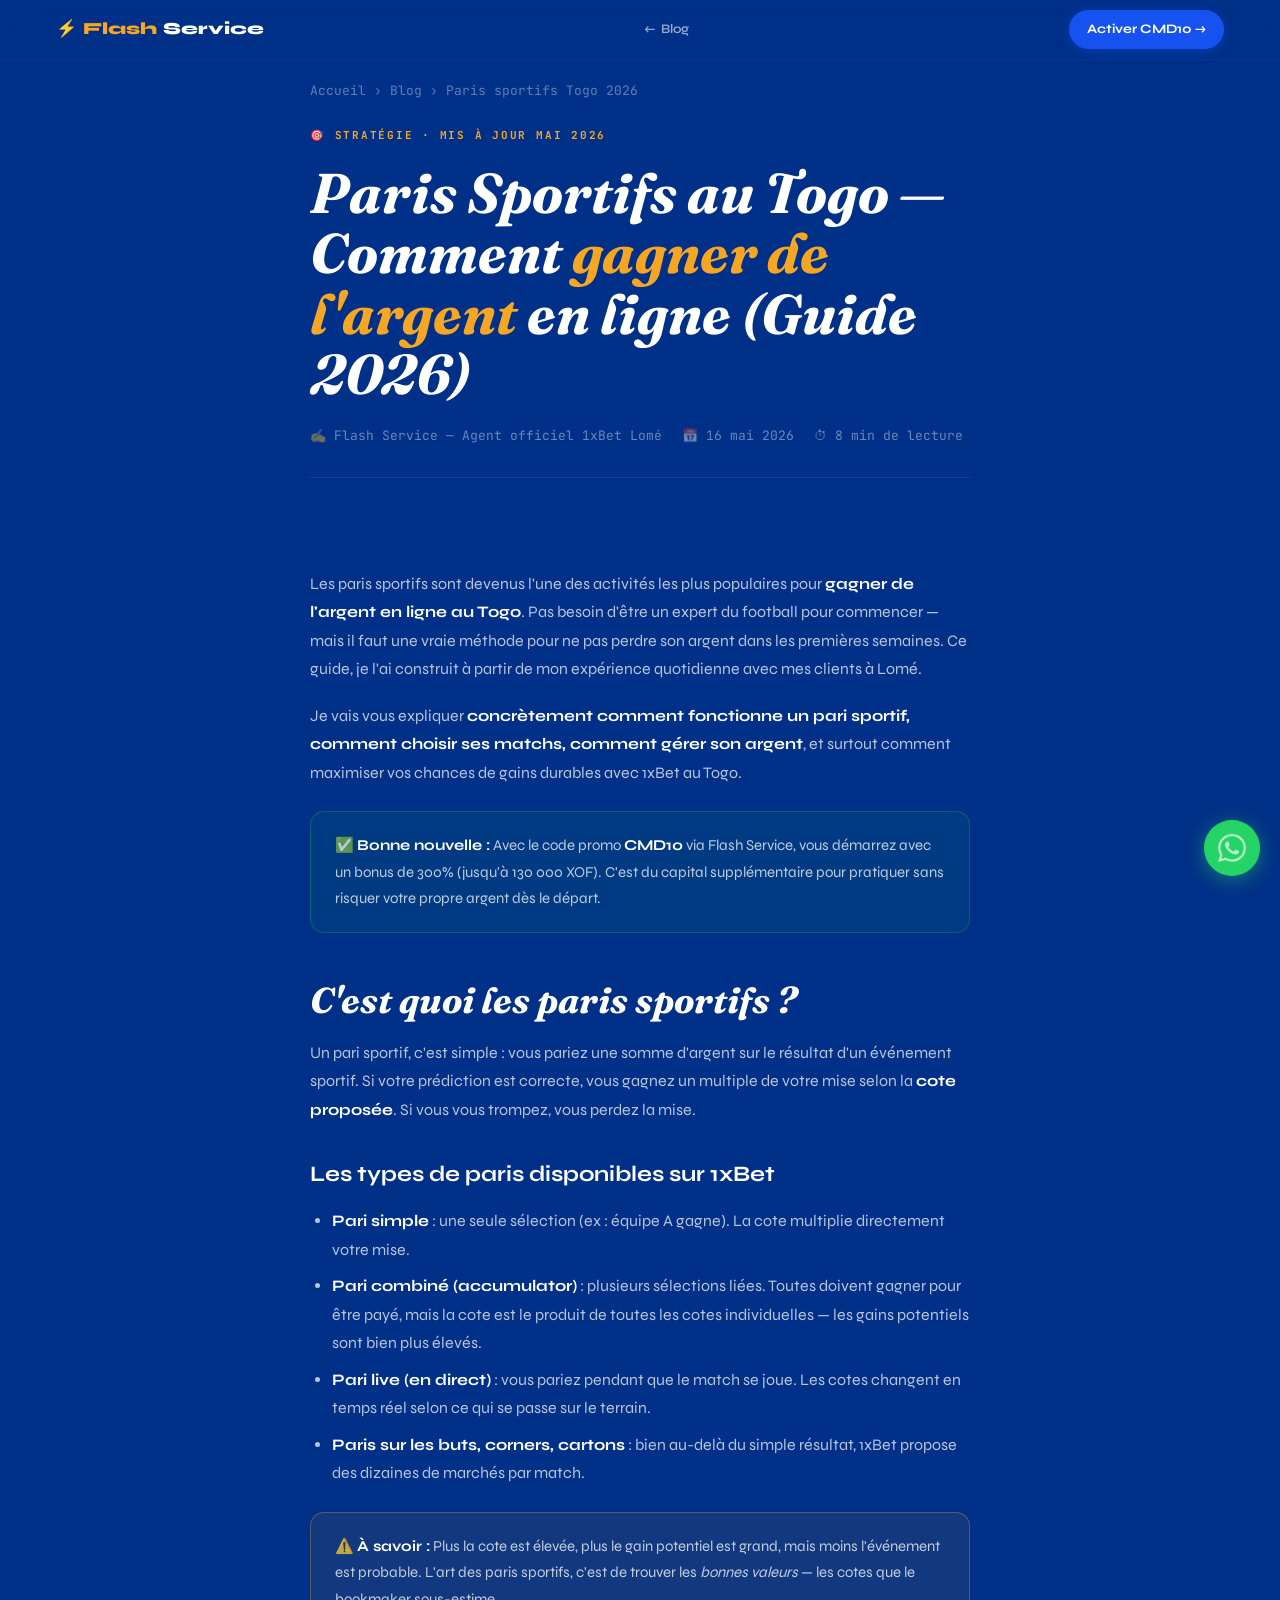
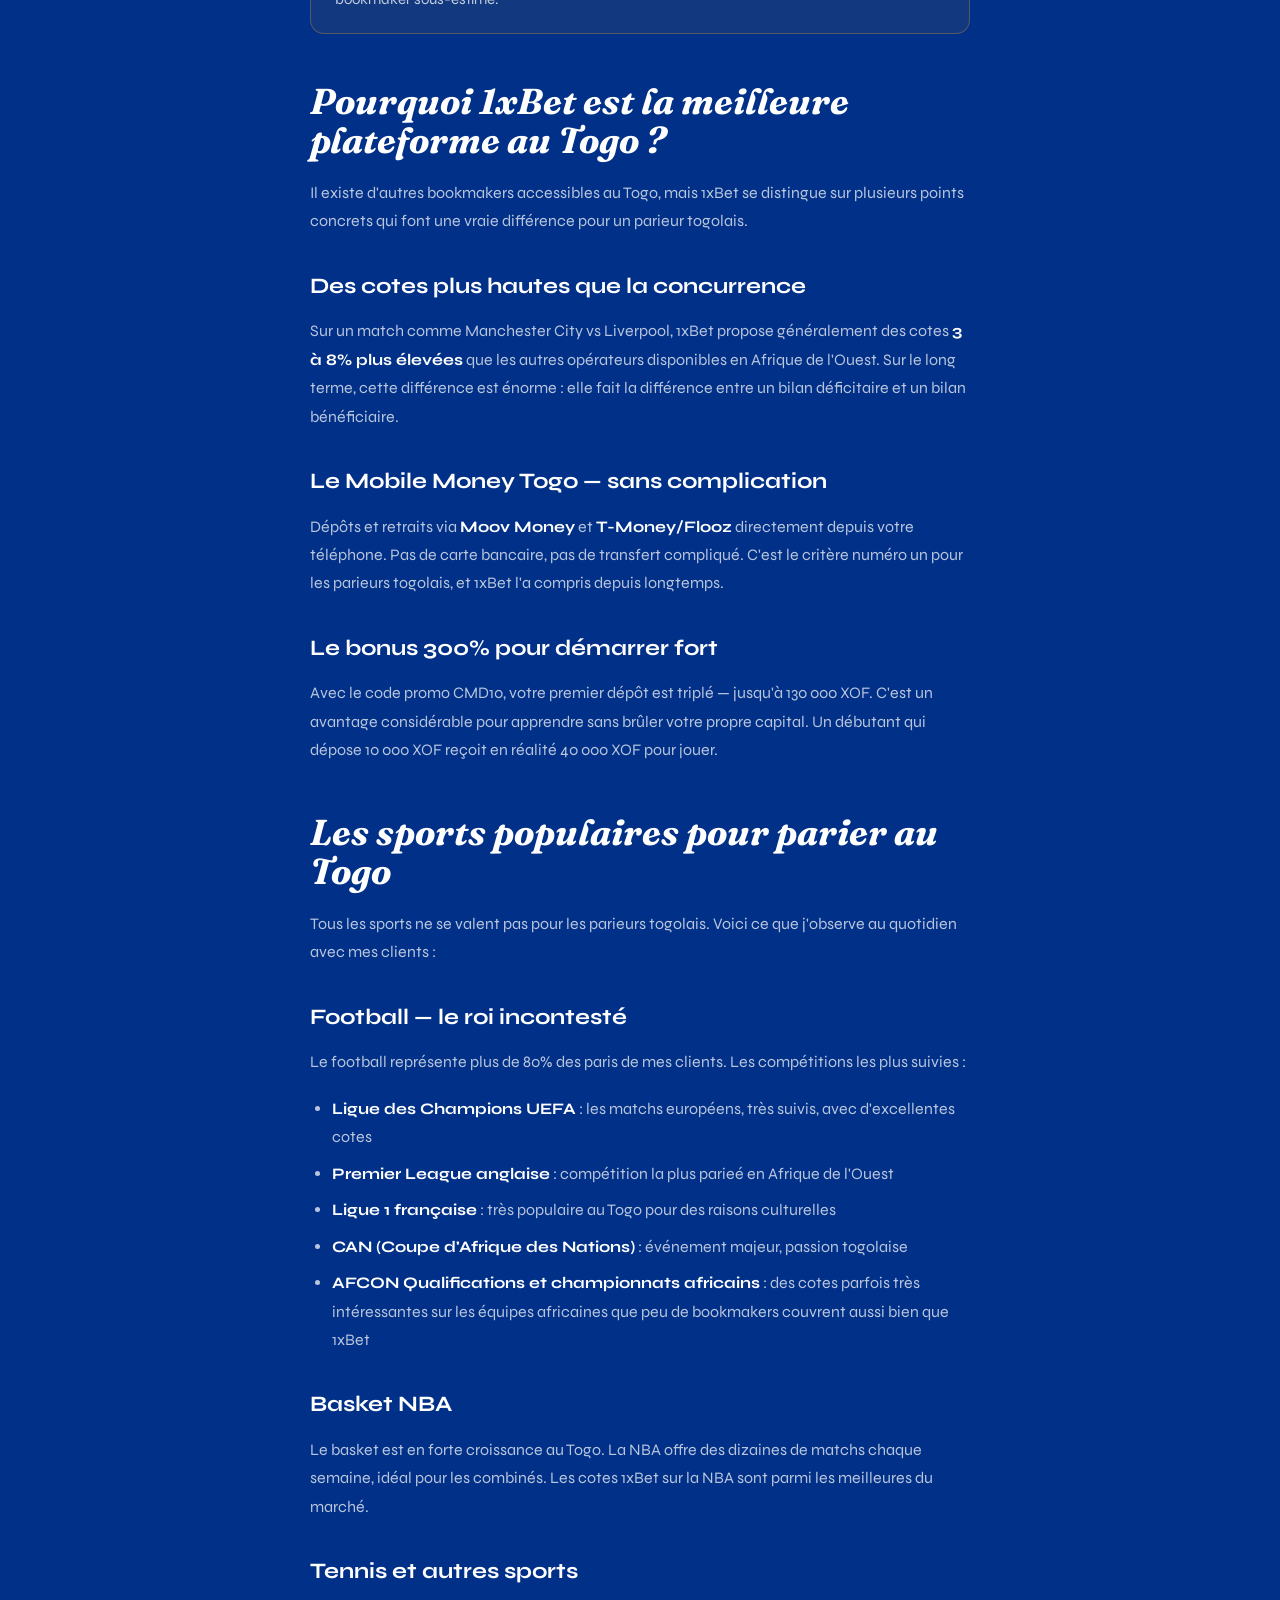
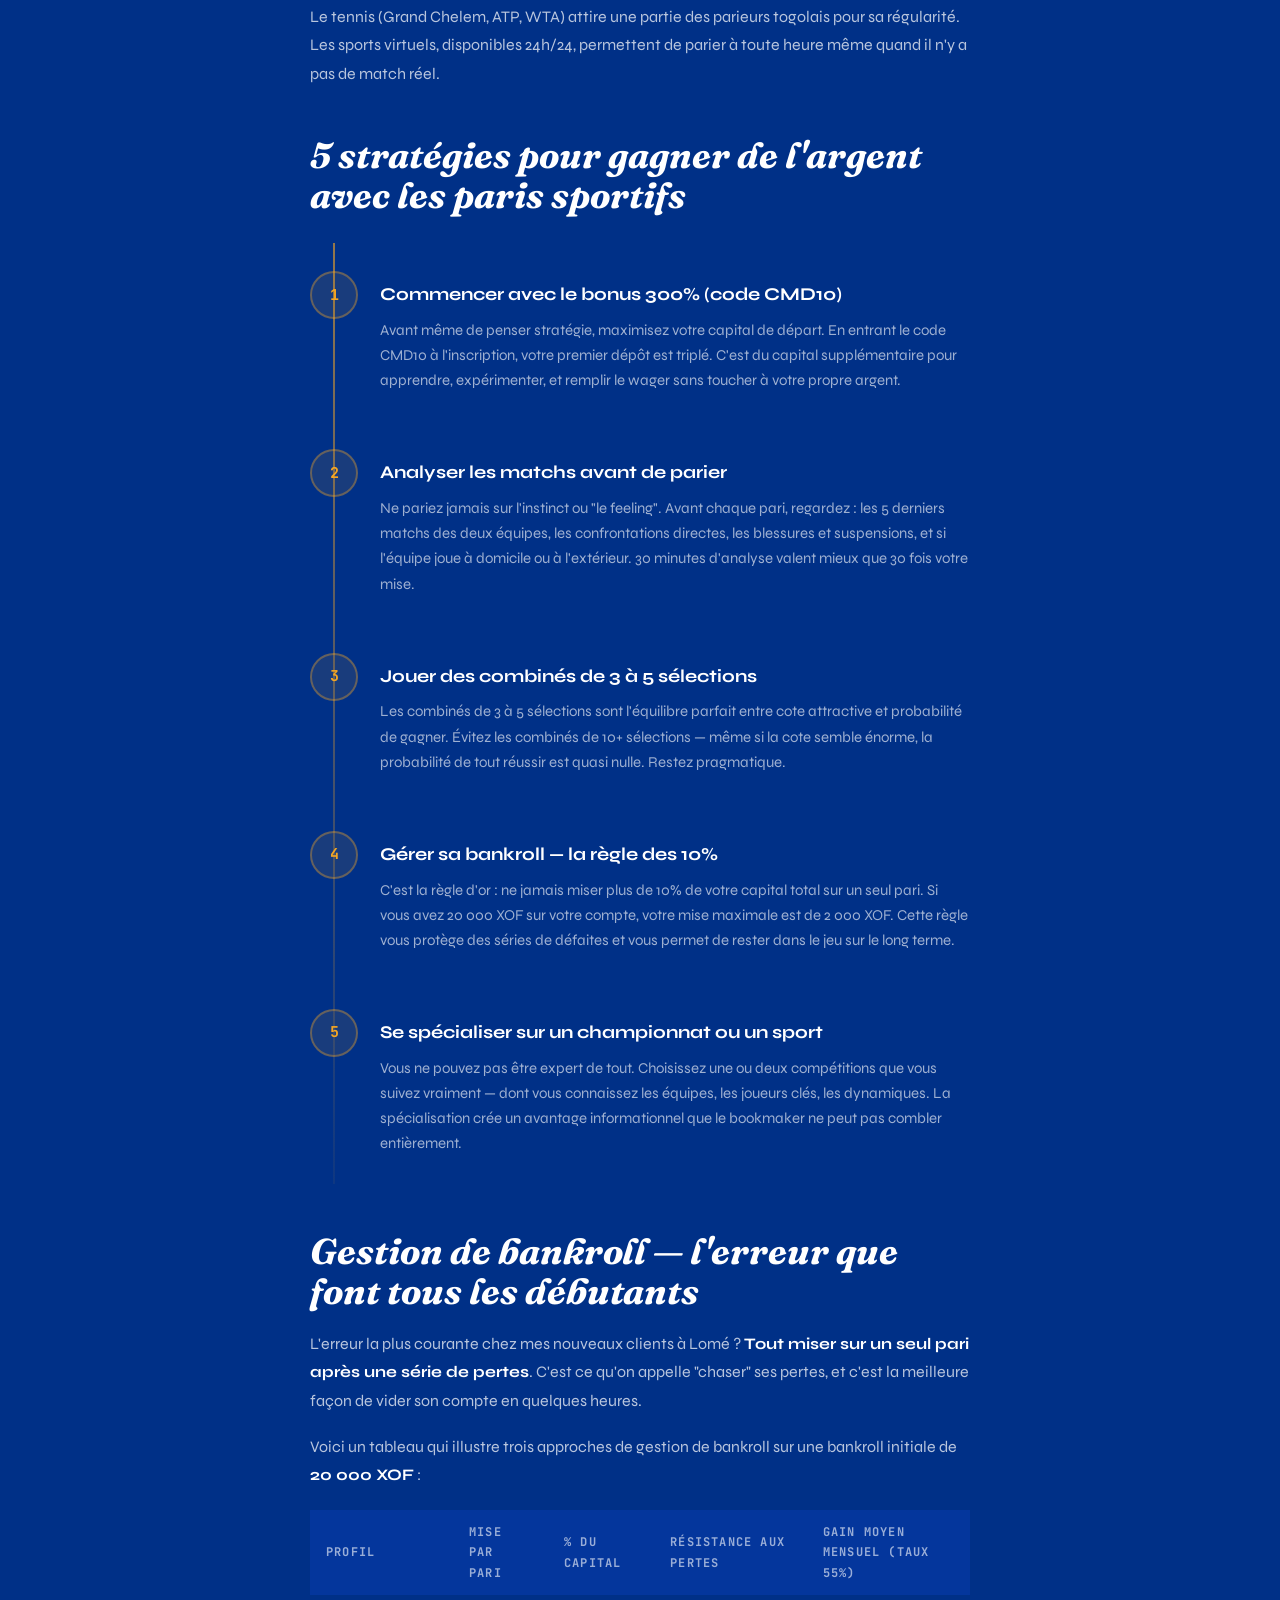
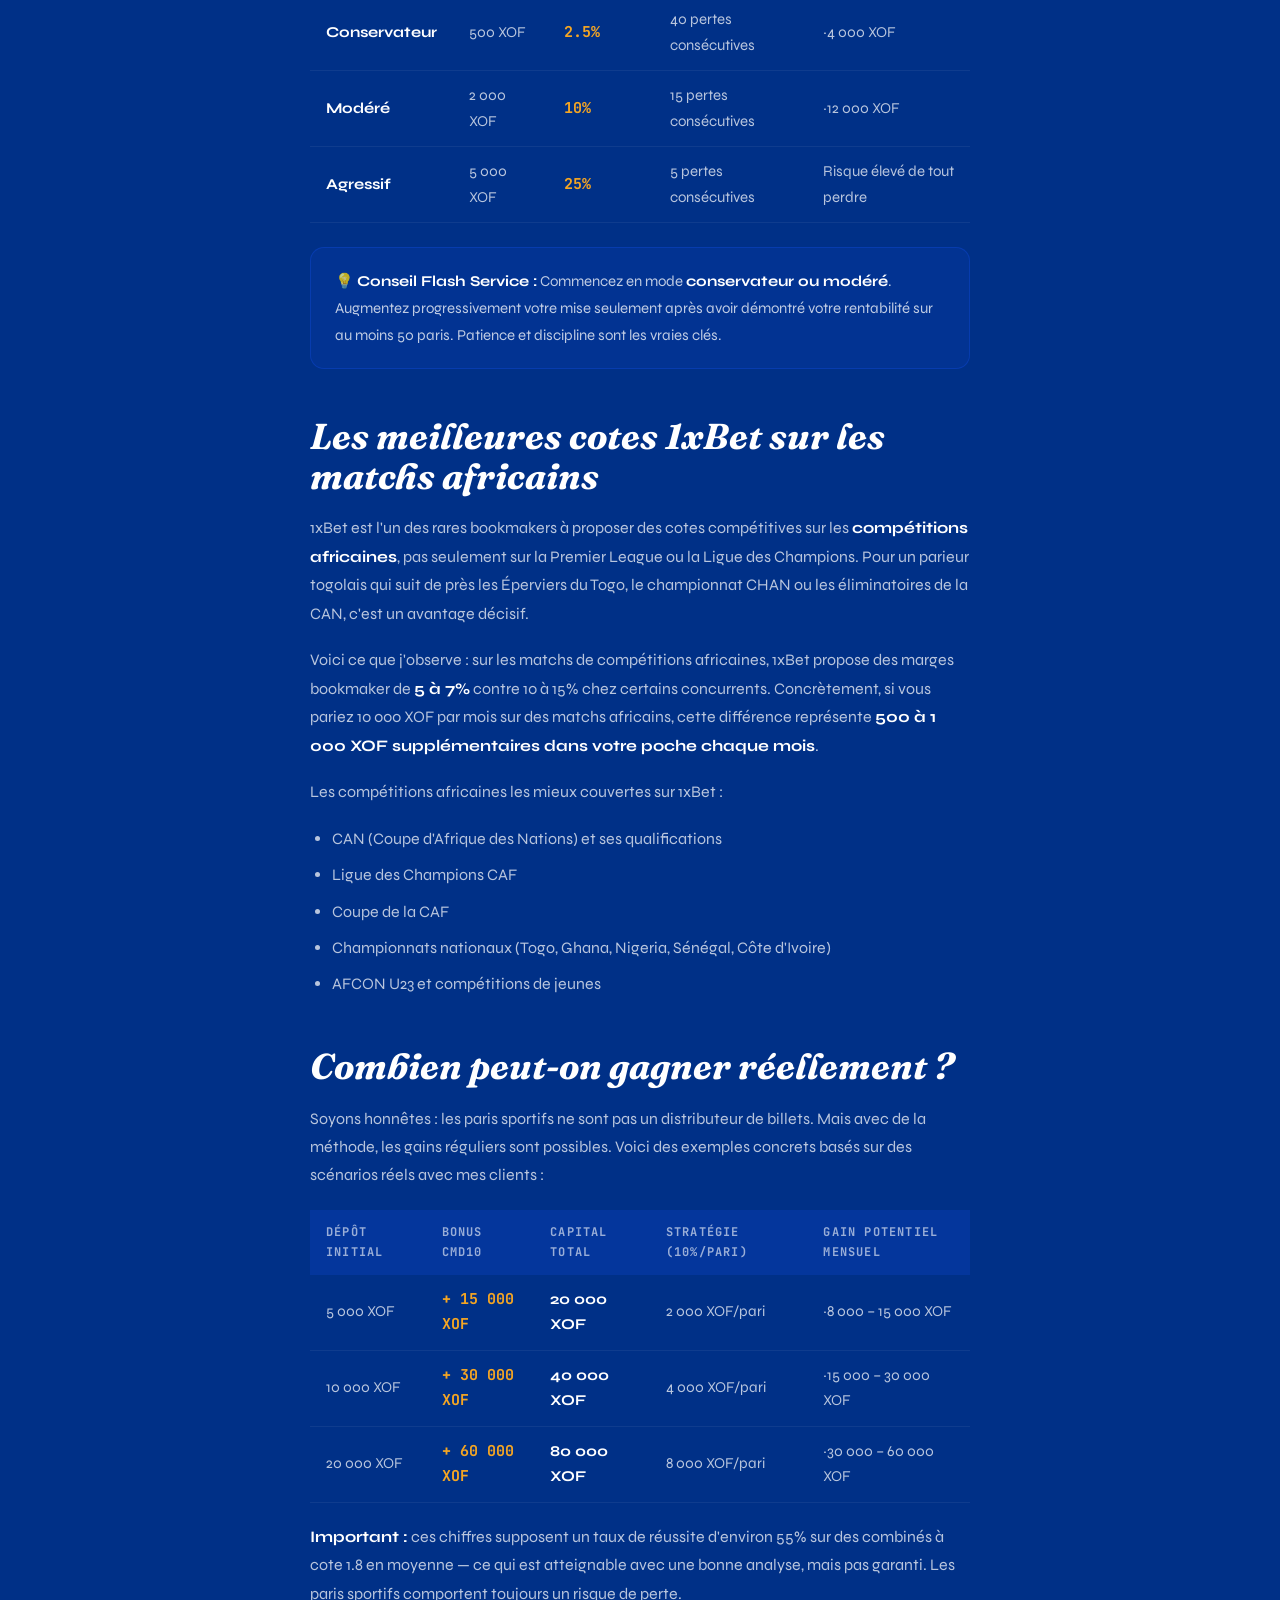
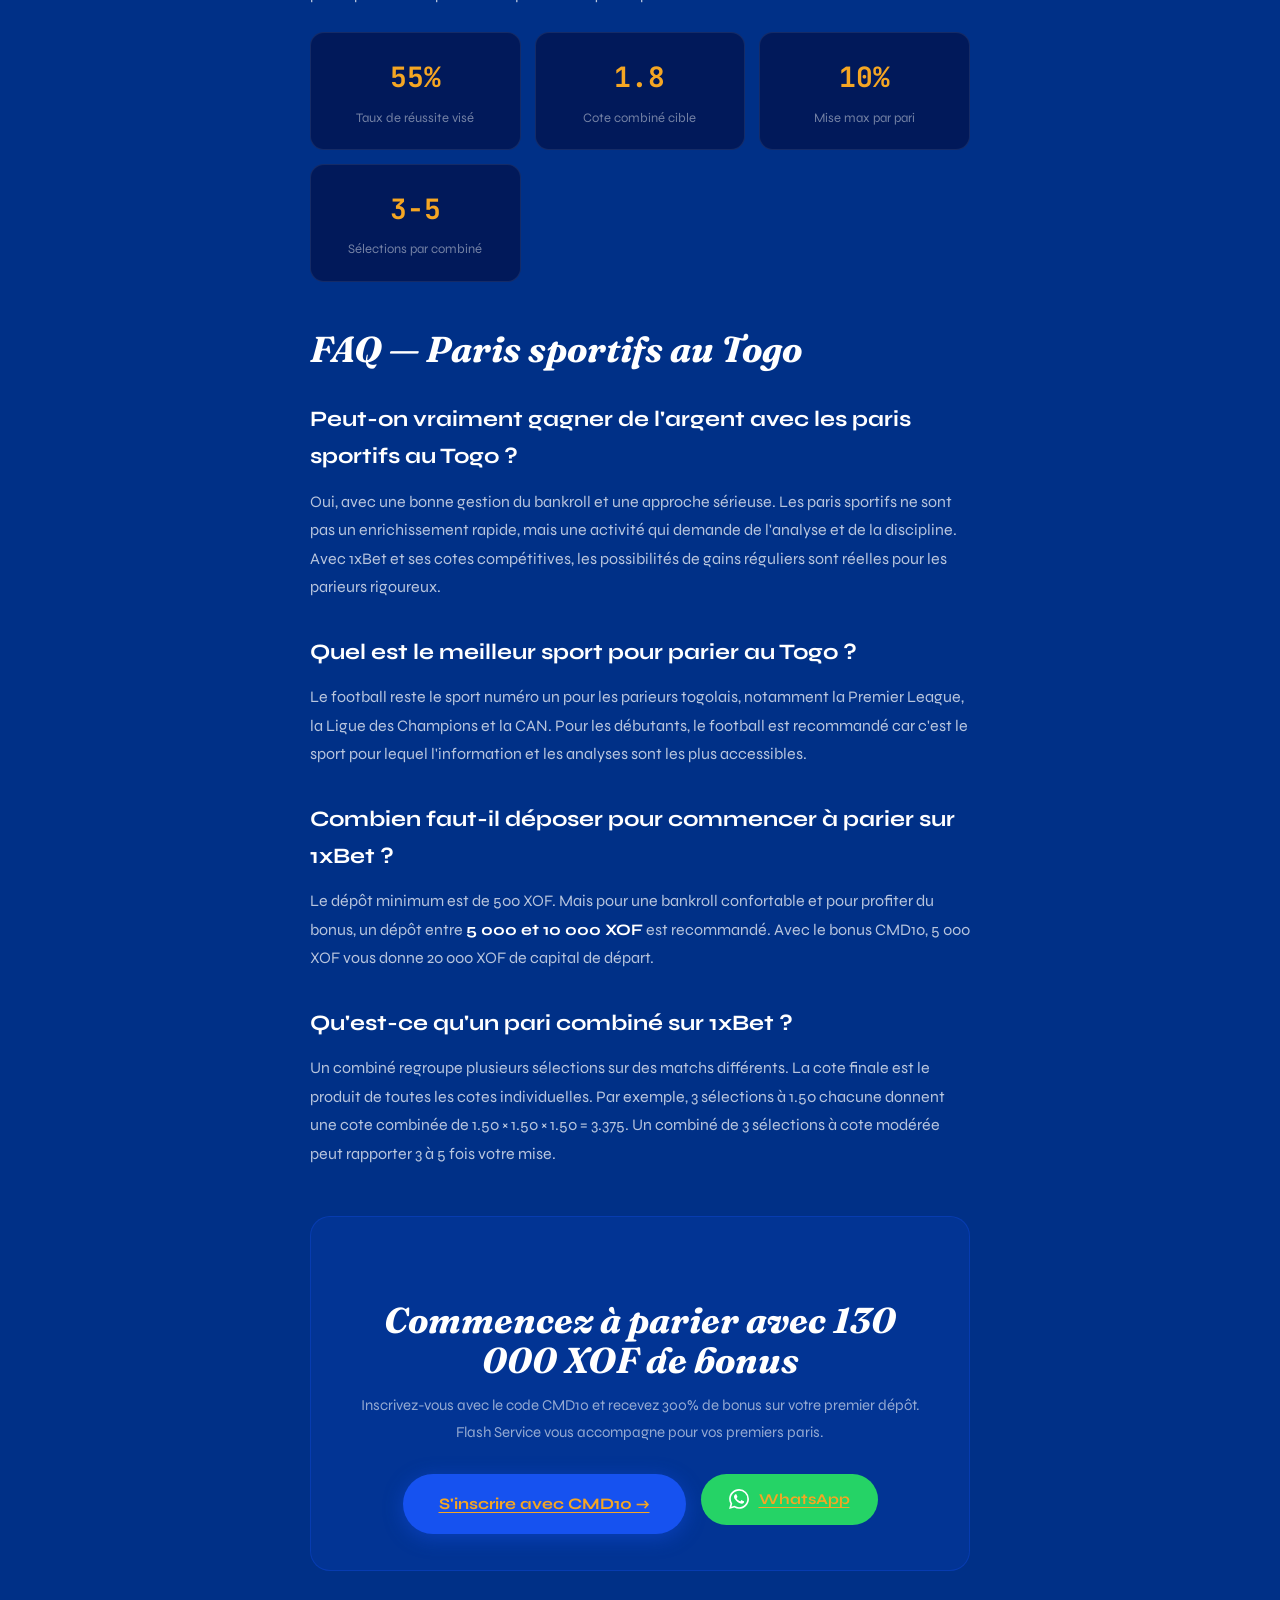
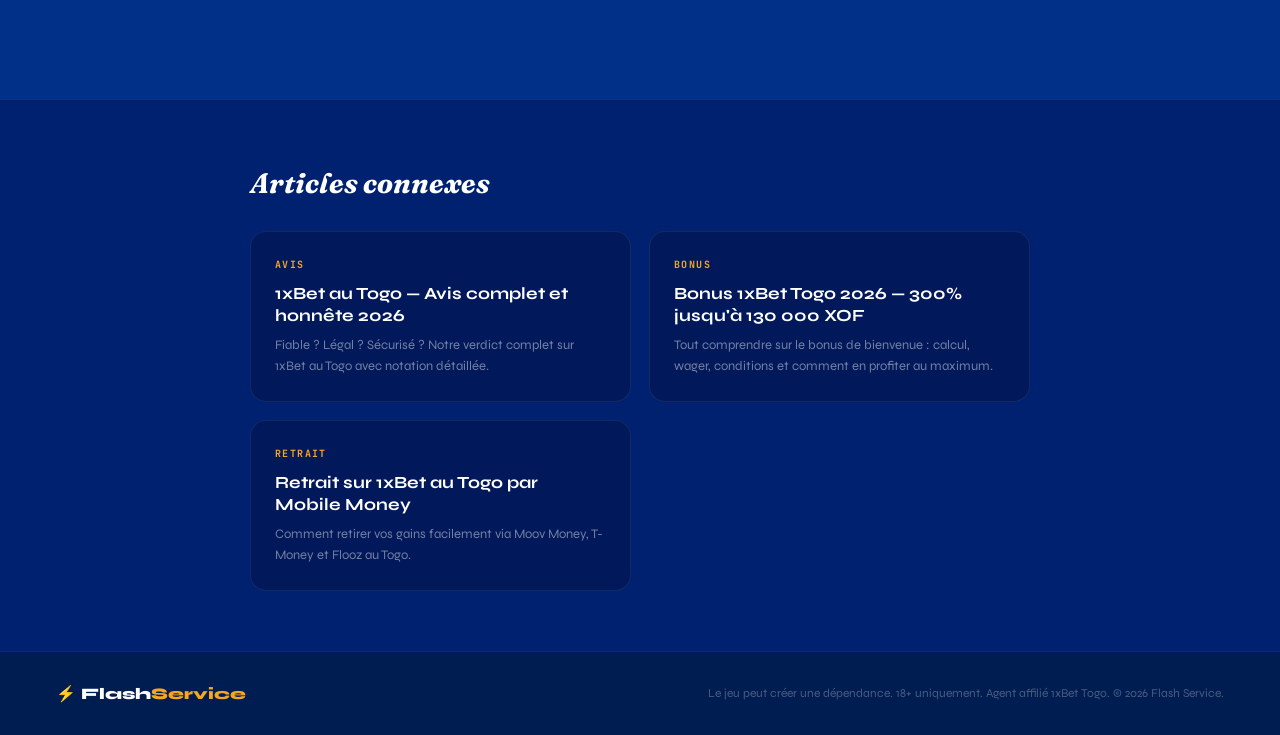
<file: blog/paris-sportifs-togo-guide-2026.html>
<!DOCTYPE html>
<html lang="fr">
<head>
<meta charset="UTF-8">
<meta name="viewport" content="width=device-width, initial-scale=1.0">

<title>Paris Sportifs au Togo 2026 — Comment gagner de l'argent en ligne | Flash Service</title>
<meta name="description" content="Guide complet des paris sportifs au Togo pour débutants et confirmés. Stratégies, bankroll, meilleures cotes. Apprenez à gagner de l'argent en ligne avec 1xBet via Flash Service.">
<meta name="keywords" content="paris sportifs Togo, comment gagner argent en ligne Togo, paris sportifs débutant, stratégie paris sportifs, 1xBet paris sportifs Togo, pronostics football Togo">
<meta name="robots" content="index, follow">
<meta name="author" content="Flash Service">
<link rel="canonical" href="https://1-xbet-codepromo.net/blog/paris-sportifs-togo-guide-2026.html">

<meta property="og:type" content="article">
<meta property="og:title" content="Paris Sportifs au Togo 2026 — Comment gagner de l'argent en ligne">
<meta property="og:description" content="Guide complet des paris sportifs au Togo pour débutants et confirmés. Stratégies, bankroll, meilleures cotes avec 1xBet via Flash Service.">
<meta property="og:url" content="https://1-xbet-codepromo.net/blog/paris-sportifs-togo-guide-2026.html">
<meta property="og:locale" content="fr_TG">
<meta property="og:site_name" content="Flash Service">
<meta property="article:published_time" content="2026-05-16T08:00:00+00:00">
<meta property="article:author" content="Flash Service">

<meta name="geo.region" content="TG-C">
<meta name="geo.placename" content="Lomé, Togo">

<link rel="preconnect" href="https://fonts.googleapis.com">
<link rel="preconnect" href="https://fonts.gstatic.com" crossorigin>
<link href="https://fonts.googleapis.com/css2?family=Fraunces:ital,opsz,wght@1,9..144,700&family=Syne:wght@400;600;700;800&family=JetBrains+Mono:wght@500;700&display=swap" rel="stylesheet">

<script type="application/ld+json">
{
  "@context": "https://schema.org",
  "@graph": [
    {
      "@type": "Article",
      "headline": "Paris Sportifs au Togo — Comment gagner de l'argent en ligne (Guide 2026)",
      "description": "Guide complet des paris sportifs au Togo pour débutants et confirmés. Stratégies, bankroll, meilleures cotes sur 1xBet.",
      "author": {"@type": "Organization", "name": "Flash Service", "url": "https://1-xbet-codepromo.net"},
      "publisher": {"@type": "Organization", "name": "Flash Service", "url": "https://1-xbet-codepromo.net"},
      "datePublished": "2026-05-16",
      "dateModified": "2026-05-16",
      "url": "https://1-xbet-codepromo.net/blog/paris-sportifs-togo-guide-2026.html",
      "mainEntityOfPage": {"@type": "WebPage", "@id": "https://1-xbet-codepromo.net/blog/paris-sportifs-togo-guide-2026.html"},
      "about": [
        {"@type": "Thing", "name": "Paris sportifs"},
        {"@type": "Thing", "name": "1xBet Togo"}
      ]
    },
    {
      "@type": "HowTo",
      "name": "Comment commencer les paris sportifs au Togo",
      "description": "Guide étape par étape pour débuter les paris sportifs au Togo avec 1xBet et le code promo CMD10.",
      "step": [
        {
          "@type": "HowToStep",
          "position": 1,
          "name": "S'inscrire avec le code CMD10",
          "text": "Créer un compte sur 1xBet via Flash Service en entrant le code promo CMD10 pour activer le bonus 300%."
        },
        {
          "@type": "HowToStep",
          "position": 2,
          "name": "Analyser les matchs avant de parier",
          "text": "Étudier les statistiques, les confrontations directes et l'état de forme des équipes avant de placer un pari."
        },
        {
          "@type": "HowToStep",
          "position": 3,
          "name": "Jouer des combinés 3 à 5 sélections",
          "text": "Combiner plusieurs sélections solides pour multiplier la cote et remplir les conditions du bonus."
        },
        {
          "@type": "HowToStep",
          "position": 4,
          "name": "Gérer sa bankroll",
          "text": "Ne jamais miser plus de 10% de son capital total sur un seul pari pour préserver son budget sur le long terme."
        },
        {
          "@type": "HowToStep",
          "position": 5,
          "name": "Se spécialiser sur un championnat",
          "text": "Choisir un championnat ou un sport que vous suivez vraiment et y concentrer vos analyses pour gagner en régularité."
        }
      ]
    },
    {
      "@type": "FAQPage",
      "mainEntity": [
        {
          "@type": "Question",
          "name": "Peut-on vraiment gagner de l'argent avec les paris sportifs au Togo ?",
          "acceptedAnswer": {"@type": "Answer", "text": "Oui, avec une bonne gestion du bankroll et une approche sérieuse. Les paris sportifs ne sont pas un enrichissement rapide, mais une activité qui demande de l'analyse et de la discipline. Avec 1xBet et ses cotes compétitives, les possibilités de gains sont réelles au Togo."}
        },
        {
          "@type": "Question",
          "name": "Quel est le meilleur sport pour parier au Togo ?",
          "acceptedAnswer": {"@type": "Answer", "text": "Le football reste le sport numéro un pour les parieurs togolais. La Premier League, la Ligue des Champions et la CAN génèrent le plus de volume de paris. Le basket NBA est aussi très populaire pour les combinés."}
        },
        {
          "@type": "Question",
          "name": "Combien faut-il déposer pour commencer à parier sur 1xBet au Togo ?",
          "acceptedAnswer": {"@type": "Answer", "text": "Le dépôt minimum sur 1xBet au Togo est de 500 XOF. Pour profiter pleinement du bonus 300% avec le code CMD10, un dépôt entre 5 000 et 10 000 XOF est recommandé pour démarrer avec une bankroll confortable."}
        },
        {
          "@type": "Question",
          "name": "Qu'est-ce qu'un pari combiné sur 1xBet ?",
          "acceptedAnswer": {"@type": "Answer", "text": "Un pari combiné (ou accumulator) est un pari qui regroupe plusieurs sélections sur des matchs différents. Toutes les sélections doivent être gagnantes pour que le pari soit payant. La cote finale est le produit de toutes les cotes individuelles, ce qui peut multiplier le gain."}
        }
      ]
    }
  ]
}
</script>

<style>
*,*::before,*::after{box-sizing:border-box;margin:0;padding:0}
html{scroll-behavior:smooth;font-size:16px}
body{font-family:'Syne',sans-serif;background:#003087;color:#fff;-webkit-font-smoothing:antialiased;line-height:1.7}
a{color:inherit;text-decoration:none}
img{max-width:100%;display:block}
:root{--dark:#003087;--dark-2:#002070;--dark-3:#01195a;--accent:#f5a623;--accent-dim:rgba(245,166,35,.12);--accent-mid:rgba(245,166,35,.28);--blue:#1652f0;--blue-glow:rgba(22,82,240,.42);--green:#00c853;--ff-display:'Fraunces',serif;--ff-ui:'Syne',sans-serif;--ff-mono:'JetBrains Mono',monospace;--r-pill:999px}
.nav{position:fixed;top:0;left:0;right:0;z-index:100;height:60px;display:flex;align-items:center;justify-content:space-between;padding:0 clamp(20px,5vw,56px);background:rgba(0,48,135,.94);backdrop-filter:blur(14px);border-bottom:1px solid rgba(22,82,240,.18)}
.nav-logo{font-weight:800;font-size:17px;display:flex;align-items:center;gap:6px}
.nav-logo .flash{color:var(--accent)}
.nav-back{font-size:13px;font-weight:600;color:rgba(255,255,255,.6);display:flex;align-items:center;gap:6px;transition:color .2s}
.nav-back:hover{color:#fff}
.nav-cta{display:inline-flex;align-items:center;gap:6px;background:var(--blue);color:#fff;font-weight:700;font-size:13px;padding:8px 18px;border-radius:var(--r-pill);box-shadow:0 2px 12px var(--blue-glow)}
.breadcrumb{max-width:780px;margin:0 auto;padding:80px clamp(20px,5vw,60px) 0;font-size:13px;color:rgba(255,255,255,.38);display:flex;align-items:center;gap:8px;font-family:var(--ff-mono)}
.breadcrumb a{color:rgba(255,255,255,.38);transition:color .2s}
.breadcrumb a:hover{color:var(--accent)}
.article-hero{padding:24px clamp(20px,5vw,60px) 52px;max-width:780px;margin:0 auto}
.article-tag{font-family:var(--ff-mono);font-size:11px;font-weight:700;letter-spacing:.16em;text-transform:uppercase;color:var(--accent);margin-bottom:18px}
.article-h1{font-family:var(--ff-display);font-style:italic;font-weight:700;font-size:clamp(32px,5vw,56px);line-height:1.08;margin-bottom:20px}
.article-h1 em{color:var(--accent);font-style:inherit}
.article-meta{display:flex;gap:20px;flex-wrap:wrap;font-size:13px;color:rgba(255,255,255,.42);font-family:var(--ff-mono);margin-bottom:40px;padding-bottom:30px;border-bottom:1px solid rgba(255,255,255,.08)}
.article-body{max-width:780px;margin:0 auto;padding:0 clamp(20px,5vw,60px) 80px}
.article-body h2{font-family:var(--ff-display);font-style:italic;font-weight:700;font-size:clamp(24px,3.5vw,36px);line-height:1.1;margin:48px 0 18px}
.article-body h3{font-weight:700;font-size:clamp(18px,2.5vw,22px);margin:32px 0 12px}
.article-body p{font-size:16px;line-height:1.78;color:rgba(255,255,255,.72);margin-bottom:18px}
.article-body strong{color:#fff}
.article-body ul,.article-body ol{margin:14px 0 20px 22px;color:rgba(255,255,255,.72);font-size:16px;line-height:1.78}
.article-body li{margin-bottom:8px}
.article-body a{color:var(--accent);text-decoration:underline;text-underline-offset:3px}
.article-body a:hover{color:#fff}
.info-box{background:rgba(22,82,240,.1);border:1px solid rgba(22,82,240,.3);border-radius:14px;padding:20px 24px;margin:24px 0}
.info-box.warn{background:rgba(245,166,35,.07);border-color:rgba(245,166,35,.3)}
.info-box.green{background:rgba(0,200,83,.07);border-color:rgba(0,200,83,.3)}
.info-box p{margin:0;font-size:15px;color:rgba(255,255,255,.75)}
.info-box strong{color:#fff}
.bonus-table{width:100%;border-collapse:collapse;margin:20px 0;font-size:15px}
.bonus-table th{background:rgba(22,82,240,.2);padding:12px 16px;text-align:left;font-weight:700;font-family:var(--ff-mono);font-size:12px;letter-spacing:.1em;text-transform:uppercase;color:rgba(255,255,255,.6)}
.bonus-table td{padding:12px 16px;border-bottom:1px solid rgba(255,255,255,.06);color:rgba(255,255,255,.72)}
.bonus-table tr:hover td{background:rgba(255,255,255,.03)}
.bonus-table .accent{color:var(--accent);font-family:var(--ff-mono);font-weight:700}
.bonus-table .total{color:#fff;font-weight:700}
.cta-block{background:rgba(22,82,240,.12);border:1px solid rgba(22,82,240,.3);border-radius:20px;padding:36px;text-align:center;margin:48px 0}
.cta-block h2{font-family:var(--ff-display);font-style:italic;font-weight:700;font-size:clamp(26px,4vw,36px);margin-bottom:12px}
.cta-block p{color:rgba(255,255,255,.58);font-size:15px;margin-bottom:28px}
.btn-primary{display:inline-flex;align-items:center;gap:10px;background:var(--blue);color:#fff;font-family:var(--ff-ui);font-weight:700;font-size:16px;padding:16px 36px;border-radius:var(--r-pill);box-shadow:0 4px 20px var(--blue-glow);transition:transform .18s,box-shadow .18s}
.btn-primary:hover{transform:translateY(-3px)}
.btn-wa{display:inline-flex;align-items:center;gap:10px;background:#25d366;color:#fff;font-weight:700;font-size:15px;padding:13px 28px;border-radius:var(--r-pill);margin-left:12px;transition:transform .18s}
.btn-wa:hover{transform:translateY(-2px)}
.wager-visual{display:grid;grid-template-columns:repeat(auto-fit,minmax(160px,1fr));gap:14px;margin:24px 0}
.wv-card{background:var(--dark-3);border:1px solid rgba(255,255,255,.08);border-radius:14px;padding:20px;text-align:center}
.wv-num{font-family:var(--ff-mono);font-weight:700;font-size:28px;color:var(--accent);margin-bottom:6px}
.wv-lbl{font-size:13px;color:rgba(255,255,255,.45)}
.rating-row{display:flex;align-items:center;gap:12px;padding:14px 0;border-bottom:1px solid rgba(255,255,255,.06)}
.rating-label{flex:1;font-size:15px;color:rgba(255,255,255,.72)}
.rating-bar{width:120px;height:8px;background:rgba(255,255,255,.08);border-radius:4px;overflow:hidden}
.rating-fill{height:100%;border-radius:4px;background:var(--accent)}
.rating-score{font-family:var(--ff-mono);font-weight:700;font-size:14px;color:var(--accent);min-width:32px;text-align:right}
.step-list{display:flex;flex-direction:column;gap:0;margin:28px 0;position:relative}
.step-list::before{content:'';position:absolute;left:23px;top:0;bottom:0;width:2px;background:linear-gradient(to bottom,rgba(245,166,35,.6),rgba(245,166,35,.06))}
.step-item{display:flex;gap:22px;padding:28px 0;position:relative}
.step-n{flex-shrink:0;width:48px;height:48px;border-radius:50%;background:rgba(245,166,35,.1);border:2px solid rgba(245,166,35,.35);display:flex;align-items:center;justify-content:center;font-family:var(--ff-mono);font-weight:700;font-size:15px;color:var(--accent);position:relative;z-index:1}
.step-content{flex:1;padding-top:8px}
.step-content h3{margin:0 0 8px;font-size:18px;font-weight:700}
.step-content p{margin:0;font-size:15px;line-height:1.68;color:rgba(255,255,255,.62)}
.pro-con{display:grid;grid-template-columns:1fr 1fr;gap:16px;margin:24px 0}
.pro-con-box{background:var(--dark-3);border:1px solid rgba(255,255,255,.07);border-radius:14px;padding:20px}
.pro-con-box.pro{border-color:rgba(0,200,83,.25)}
.pro-con-box.con{border-color:rgba(245,100,50,.2)}
.pro-con-title{font-family:var(--ff-mono);font-size:11px;font-weight:700;letter-spacing:.12em;text-transform:uppercase;margin-bottom:12px}
.pro-con-box.pro .pro-con-title{color:#00c853}
.pro-con-box.con .pro-con-title{color:#ff6b35}
.pro-con-box ul{margin:0;padding-left:18px;font-size:14px;color:rgba(255,255,255,.65)}
.related{background:var(--dark-2);border-top:1px solid rgba(255,255,255,.07);padding:60px clamp(20px,5vw,60px)}
.related h2{font-family:var(--ff-display);font-style:italic;font-weight:700;font-size:28px;margin-bottom:24px;max-width:780px;margin-left:auto;margin-right:auto}
.related-grid{display:grid;grid-template-columns:repeat(auto-fit,minmax(280px,1fr));gap:18px;max-width:780px;margin:0 auto}
.related-card{background:var(--dark-3);border:1px solid rgba(255,255,255,.07);border-radius:16px;padding:24px;transition:border-color .2s,transform .2s}
.related-card:hover{border-color:rgba(245,166,35,.3);transform:translateY(-3px)}
.rc-tag{font-family:var(--ff-mono);font-size:10px;font-weight:700;letter-spacing:.14em;text-transform:uppercase;color:var(--accent);margin-bottom:10px}
.rc-title{font-weight:700;font-size:17px;line-height:1.3;margin-bottom:8px}
.rc-desc{font-size:13px;color:rgba(255,255,255,.45);line-height:1.6}
footer{background:rgba(0,0,0,.4);border-top:1px solid rgba(255,255,255,.06);padding:28px clamp(20px,5vw,56px);display:flex;flex-wrap:wrap;gap:14px;align-items:center;justify-content:space-between;font-size:13px;color:rgba(255,255,255,.32)}
footer a{color:rgba(255,255,255,.45);transition:color .2s}
footer a:hover{color:var(--accent)}
.footer-logo{font-weight:800;font-size:16px;color:#fff}
.footer-logo span{color:var(--accent)}
.fab{position:fixed;bottom:24px;right:20px;z-index:200;width:56px;height:56px;border-radius:50%;background:#25d366;display:flex;align-items:center;justify-content:center;box-shadow:0 4px 20px rgba(37,211,102,.45)}
.fab-ring{position:absolute;width:100%;height:100%;border-radius:50%;background:rgba(37,211,102,.35);animation:fab-pulse 2.2s ease-in-out infinite}
@keyframes fab-pulse{0%{transform:scale(1);opacity:.6}100%{transform:scale(1.65);opacity:0}}
@media(max-width:600px){.nav-back span{display:none}.cta-block{padding:24px 18px}.btn-wa{margin-left:0;margin-top:12px}footer{flex-direction:column;text-align:center}.pro-con{grid-template-columns:1fr}}
</style>
<meta property="og:image" content="https://1-xbet-codepromo.net/og-image.jpg">
<meta property="og:image:width" content="1200">
<meta property="og:image:height" content="630">
<meta property="og:image:alt" content="Flash Service — Agent officiel 1xBet au Togo · Code promo CMD10">
<meta name="twitter:card" content="summary_large_image">
<meta name="twitter:site" content="@FlashServiceTG">
<meta name="twitter:image" content="https://1-xbet-codepromo.net/og-image.jpg">
</head>
<body>

<nav class="nav">
  <a href="/" class="nav-logo">⚡ <span class="flash">Flash</span>Service</a>
  <a href="/blog/" class="nav-back">← <span>Blog</span></a>
  <a href="https://reffpa.com/L?tag=d_2916557m_97c_&site=2916557&ad=97" target="_blank" rel="noopener" class="nav-cta">Activer CMD10 →</a>
</nav>

<div class="breadcrumb">
  <a href="/">Accueil</a> › <a href="/blog/">Blog</a> › Paris sportifs Togo 2026
</div>

<div class="article-hero">
  <div class="article-tag">🎯 Stratégie · Mis à jour mai 2026</div>
  <h1 class="article-h1">Paris Sportifs au Togo — Comment <em>gagner de l'argent</em> en ligne (Guide 2026)</h1>
  <div class="article-meta">
    <span>✍️ Flash Service — Agent officiel 1xBet Lomé</span>
    <span>📅 16 mai 2026</span>
    <span>⏱ 8 min de lecture</span>
  </div>
</div>

<div class="article-body">

  <p>Les paris sportifs sont devenus l'une des activités les plus populaires pour <strong>gagner de l'argent en ligne au Togo</strong>. Pas besoin d'être un expert du football pour commencer — mais il faut une vraie méthode pour ne pas perdre son argent dans les premières semaines. Ce guide, je l'ai construit à partir de mon expérience quotidienne avec mes clients à Lomé.</p>

  <p>Je vais vous expliquer <strong>concrètement comment fonctionne un pari sportif, comment choisir ses matchs, comment gérer son argent</strong>, et surtout comment maximiser vos chances de gains durables avec 1xBet au Togo.</p>

  <div class="info-box green">
    <p>✅ <strong>Bonne nouvelle :</strong> Avec le code promo <strong>CMD10</strong> via Flash Service, vous démarrez avec un bonus de 300% (jusqu'à 130 000 XOF). C'est du capital supplémentaire pour pratiquer sans risquer votre propre argent dès le départ.</p>
  </div>

  <h2>C'est quoi les paris sportifs ?</h2>

  <p>Un pari sportif, c'est simple : vous pariez une somme d'argent sur le résultat d'un événement sportif. Si votre prédiction est correcte, vous gagnez un multiple de votre mise selon la <strong>cote proposée</strong>. Si vous vous trompez, vous perdez la mise.</p>

  <h3>Les types de paris disponibles sur 1xBet</h3>
  <ul>
    <li><strong>Pari simple</strong> : une seule sélection (ex : équipe A gagne). La cote multiplie directement votre mise.</li>
    <li><strong>Pari combiné (accumulator)</strong> : plusieurs sélections liées. Toutes doivent gagner pour être payé, mais la cote est le produit de toutes les cotes individuelles — les gains potentiels sont bien plus élevés.</li>
    <li><strong>Pari live (en direct)</strong> : vous pariez pendant que le match se joue. Les cotes changent en temps réel selon ce qui se passe sur le terrain.</li>
    <li><strong>Paris sur les buts, corners, cartons</strong> : bien au-delà du simple résultat, 1xBet propose des dizaines de marchés par match.</li>
  </ul>

  <div class="info-box warn">
    <p>⚠️ <strong>À savoir :</strong> Plus la cote est élevée, plus le gain potentiel est grand, mais moins l'événement est probable. L'art des paris sportifs, c'est de trouver les <em>bonnes valeurs</em> — les cotes que le bookmaker sous-estime.</p>
  </div>

  <h2>Pourquoi 1xBet est la meilleure plateforme au Togo ?</h2>

  <p>Il existe d'autres bookmakers accessibles au Togo, mais 1xBet se distingue sur plusieurs points concrets qui font une vraie différence pour un parieur togolais.</p>

  <h3>Des cotes plus hautes que la concurrence</h3>
  <p>Sur un match comme Manchester City vs Liverpool, 1xBet propose généralement des cotes <strong>3 à 8% plus élevées</strong> que les autres opérateurs disponibles en Afrique de l'Ouest. Sur le long terme, cette différence est énorme : elle fait la différence entre un bilan déficitaire et un bilan bénéficiaire.</p>

  <h3>Le Mobile Money Togo — sans complication</h3>
  <p>Dépôts et retraits via <strong>Moov Money</strong> et <strong>T-Money/Flooz</strong> directement depuis votre téléphone. Pas de carte bancaire, pas de transfert compliqué. C'est le critère numéro un pour les parieurs togolais, et 1xBet l'a compris depuis longtemps.</p>

  <h3>Le bonus 300% pour démarrer fort</h3>
  <p>Avec le code promo CMD10, votre premier dépôt est triplé — jusqu'à 130 000 XOF. C'est un avantage considérable pour apprendre sans brûler votre propre capital. Un débutant qui dépose 10 000 XOF reçoit en réalité 40 000 XOF pour jouer.</p>

  <h2>Les sports populaires pour parier au Togo</h2>

  <p>Tous les sports ne se valent pas pour les parieurs togolais. Voici ce que j'observe au quotidien avec mes clients :</p>

  <h3>Football — le roi incontesté</h3>
  <p>Le football représente plus de 80% des paris de mes clients. Les compétitions les plus suivies :</p>
  <ul>
    <li><strong>Ligue des Champions UEFA</strong> : les matchs européens, très suivis, avec d'excellentes cotes</li>
    <li><strong>Premier League anglaise</strong> : compétition la plus parieé en Afrique de l'Ouest</li>
    <li><strong>Ligue 1 française</strong> : très populaire au Togo pour des raisons culturelles</li>
    <li><strong>CAN (Coupe d'Afrique des Nations)</strong> : événement majeur, passion togolaise</li>
    <li><strong>AFCON Qualifications et championnats africains</strong> : des cotes parfois très intéressantes sur les équipes africaines que peu de bookmakers couvrent aussi bien que 1xBet</li>
  </ul>

  <h3>Basket NBA</h3>
  <p>Le basket est en forte croissance au Togo. La NBA offre des dizaines de matchs chaque semaine, idéal pour les combinés. Les cotes 1xBet sur la NBA sont parmi les meilleures du marché.</p>

  <h3>Tennis et autres sports</h3>
  <p>Le tennis (Grand Chelem, ATP, WTA) attire une partie des parieurs togolais pour sa régularité. Les sports virtuels, disponibles 24h/24, permettent de parier à toute heure même quand il n'y a pas de match réel.</p>

  <h2>5 stratégies pour gagner de l'argent avec les paris sportifs</h2>

  <div class="step-list">
    <div class="step-item">
      <div class="step-n">1</div>
      <div class="step-content">
        <h3>Commencer avec le bonus 300% (code CMD10)</h3>
        <p>Avant même de penser stratégie, maximisez votre capital de départ. En entrant le code CMD10 à l'inscription, votre premier dépôt est triplé. C'est du capital supplémentaire pour apprendre, expérimenter, et remplir le wager sans toucher à votre propre argent.</p>
      </div>
    </div>
    <div class="step-item">
      <div class="step-n">2</div>
      <div class="step-content">
        <h3>Analyser les matchs avant de parier</h3>
        <p>Ne pariez jamais sur l'instinct ou "le feeling". Avant chaque pari, regardez : les 5 derniers matchs des deux équipes, les confrontations directes, les blessures et suspensions, et si l'équipe joue à domicile ou à l'extérieur. 30 minutes d'analyse valent mieux que 30 fois votre mise.</p>
      </div>
    </div>
    <div class="step-item">
      <div class="step-n">3</div>
      <div class="step-content">
        <h3>Jouer des combinés de 3 à 5 sélections</h3>
        <p>Les combinés de 3 à 5 sélections sont l'équilibre parfait entre cote attractive et probabilité de gagner. Évitez les combinés de 10+ sélections — même si la cote semble énorme, la probabilité de tout réussir est quasi nulle. Restez pragmatique.</p>
      </div>
    </div>
    <div class="step-item">
      <div class="step-n">4</div>
      <div class="step-content">
        <h3>Gérer sa bankroll — la règle des 10%</h3>
        <p>C'est la règle d'or : ne jamais miser plus de 10% de votre capital total sur un seul pari. Si vous avez 20 000 XOF sur votre compte, votre mise maximale est de 2 000 XOF. Cette règle vous protège des séries de défaites et vous permet de rester dans le jeu sur le long terme.</p>
      </div>
    </div>
    <div class="step-item">
      <div class="step-n">5</div>
      <div class="step-content">
        <h3>Se spécialiser sur un championnat ou un sport</h3>
        <p>Vous ne pouvez pas être expert de tout. Choisissez une ou deux compétitions que vous suivez vraiment — dont vous connaissez les équipes, les joueurs clés, les dynamiques. La spécialisation crée un avantage informationnel que le bookmaker ne peut pas combler entièrement.</p>
      </div>
    </div>
  </div>

  <h2>Gestion de bankroll — l'erreur que font tous les débutants</h2>

  <p>L'erreur la plus courante chez mes nouveaux clients à Lomé ? <strong>Tout miser sur un seul pari après une série de pertes</strong>. C'est ce qu'on appelle "chaser" ses pertes, et c'est la meilleure façon de vider son compte en quelques heures.</p>

  <p>Voici un tableau qui illustre trois approches de gestion de bankroll sur une bankroll initiale de <strong>20 000 XOF</strong> :</p>

  <table class="bonus-table">
    <thead>
      <tr><th>Profil</th><th>Mise par pari</th><th>% du capital</th><th>Résistance aux pertes</th><th>Gain moyen mensuel (taux 55%)</th></tr>
    </thead>
    <tbody>
      <tr>
        <td class="total">Conservateur</td>
        <td>500 XOF</td>
        <td class="accent">2.5%</td>
        <td>40 pertes consécutives</td>
        <td>~4 000 XOF</td>
      </tr>
      <tr>
        <td class="total">Modéré</td>
        <td>2 000 XOF</td>
        <td class="accent">10%</td>
        <td>15 pertes consécutives</td>
        <td>~12 000 XOF</td>
      </tr>
      <tr>
        <td class="total">Agressif</td>
        <td>5 000 XOF</td>
        <td class="accent">25%</td>
        <td>5 pertes consécutives</td>
        <td>Risque élevé de tout perdre</td>
      </tr>
    </tbody>
  </table>

  <div class="info-box">
    <p>💡 <strong>Conseil Flash Service :</strong> Commencez en mode <strong>conservateur ou modéré</strong>. Augmentez progressivement votre mise seulement après avoir démontré votre rentabilité sur au moins 50 paris. Patience et discipline sont les vraies clés.</p>
  </div>

  <h2>Les meilleures cotes 1xBet sur les matchs africains</h2>

  <p>1xBet est l'un des rares bookmakers à proposer des cotes compétitives sur les <strong>compétitions africaines</strong>, pas seulement sur la Premier League ou la Ligue des Champions. Pour un parieur togolais qui suit de près les Éperviers du Togo, le championnat CHAN ou les éliminatoires de la CAN, c'est un avantage décisif.</p>

  <p>Voici ce que j'observe : sur les matchs de compétitions africaines, 1xBet propose des marges bookmaker de <strong>5 à 7%</strong> contre 10 à 15% chez certains concurrents. Concrètement, si vous pariez 10 000 XOF par mois sur des matchs africains, cette différence représente <strong>500 à 1 000 XOF supplémentaires dans votre poche chaque mois</strong>.</p>

  <p>Les compétitions africaines les mieux couvertes sur 1xBet :</p>
  <ul>
    <li>CAN (Coupe d'Afrique des Nations) et ses qualifications</li>
    <li>Ligue des Champions CAF</li>
    <li>Coupe de la CAF</li>
    <li>Championnats nationaux (Togo, Ghana, Nigeria, Sénégal, Côte d'Ivoire)</li>
    <li>AFCON U23 et compétitions de jeunes</li>
  </ul>

  <h2>Combien peut-on gagner réellement ?</h2>

  <p>Soyons honnêtes : les paris sportifs ne sont pas un distributeur de billets. Mais avec de la méthode, les gains réguliers sont possibles. Voici des exemples concrets basés sur des scénarios réels avec mes clients :</p>

  <table class="bonus-table">
    <thead>
      <tr><th>Dépôt initial</th><th>Bonus CMD10</th><th>Capital total</th><th>Stratégie (10%/pari)</th><th>Gain potentiel mensuel</th></tr>
    </thead>
    <tbody>
      <tr>
        <td>5 000 XOF</td>
        <td class="accent">+ 15 000 XOF</td>
        <td class="total">20 000 XOF</td>
        <td>2 000 XOF/pari</td>
        <td>~8 000 – 15 000 XOF</td>
      </tr>
      <tr>
        <td>10 000 XOF</td>
        <td class="accent">+ 30 000 XOF</td>
        <td class="total">40 000 XOF</td>
        <td>4 000 XOF/pari</td>
        <td>~15 000 – 30 000 XOF</td>
      </tr>
      <tr>
        <td>20 000 XOF</td>
        <td class="accent">+ 60 000 XOF</td>
        <td class="total">80 000 XOF</td>
        <td>8 000 XOF/pari</td>
        <td>~30 000 – 60 000 XOF</td>
      </tr>
    </tbody>
  </table>

  <p><strong>Important :</strong> ces chiffres supposent un taux de réussite d'environ 55% sur des combinés à cote 1.8 en moyenne — ce qui est atteignable avec une bonne analyse, mais pas garanti. Les paris sportifs comportent toujours un risque de perte.</p>

  <div class="wager-visual">
    <div class="wv-card">
      <div class="wv-num">55%</div>
      <div class="wv-lbl">Taux de réussite visé</div>
    </div>
    <div class="wv-card">
      <div class="wv-num">1.8</div>
      <div class="wv-lbl">Cote combiné cible</div>
    </div>
    <div class="wv-card">
      <div class="wv-num">10%</div>
      <div class="wv-lbl">Mise max par pari</div>
    </div>
    <div class="wv-card">
      <div class="wv-num">3-5</div>
      <div class="wv-lbl">Sélections par combiné</div>
    </div>
  </div>

  <h2>FAQ — Paris sportifs au Togo</h2>

  <h3>Peut-on vraiment gagner de l'argent avec les paris sportifs au Togo ?</h3>
  <p>Oui, avec une bonne gestion du bankroll et une approche sérieuse. Les paris sportifs ne sont pas un enrichissement rapide, mais une activité qui demande de l'analyse et de la discipline. Avec 1xBet et ses cotes compétitives, les possibilités de gains réguliers sont réelles pour les parieurs rigoureux.</p>

  <h3>Quel est le meilleur sport pour parier au Togo ?</h3>
  <p>Le football reste le sport numéro un pour les parieurs togolais, notamment la Premier League, la Ligue des Champions et la CAN. Pour les débutants, le football est recommandé car c'est le sport pour lequel l'information et les analyses sont les plus accessibles.</p>

  <h3>Combien faut-il déposer pour commencer à parier sur 1xBet ?</h3>
  <p>Le dépôt minimum est de 500 XOF. Mais pour une bankroll confortable et pour profiter du bonus, un dépôt entre <strong>5 000 et 10 000 XOF</strong> est recommandé. Avec le bonus CMD10, 5 000 XOF vous donne 20 000 XOF de capital de départ.</p>

  <h3>Qu'est-ce qu'un pari combiné sur 1xBet ?</h3>
  <p>Un combiné regroupe plusieurs sélections sur des matchs différents. La cote finale est le produit de toutes les cotes individuelles. Par exemple, 3 sélections à 1.50 chacune donnent une cote combinée de 1.50 × 1.50 × 1.50 = 3.375. Un combiné de 3 sélections à cote modérée peut rapporter 3 à 5 fois votre mise.</p>

  <div class="cta-block">
    <h2>Commencez à parier avec 130 000 XOF de bonus</h2>
    <p>Inscrivez-vous avec le code CMD10 et recevez 300% de bonus sur votre premier dépôt. Flash Service vous accompagne pour vos premiers paris.</p>
    <a href="https://reffpa.com/L?tag=d_2916557m_97c_&site=2916557&ad=97" target="_blank" rel="noopener" class="btn-primary">
      S'inscrire avec CMD10 →
    </a>
    <a href="https://wa.me/qr/67KJS4IK23KJP1" target="_blank" rel="noopener" class="btn-wa">
      <svg width="20" height="20" viewBox="0 0 24 24" fill="white"><path d="M17.472 14.382c-.297-.149-1.758-.867-2.03-.967-.273-.099-.471-.148-.67.15-.197.297-.767.966-.94 1.164-.173.199-.347.223-.644.075-.297-.15-1.255-.463-2.39-1.475-.883-.788-1.48-1.761-1.653-2.059-.173-.297-.018-.458.13-.606.134-.133.298-.347.446-.52.149-.174.198-.298.298-.497.099-.198.05-.371-.025-.52-.075-.149-.669-1.612-.916-2.207-.242-.579-.487-.5-.669-.51-.173-.008-.371-.01-.57-.01-.198 0-.52.074-.792.372-.272.297-1.04 1.016-1.04 2.479 0 1.462 1.065 2.875 1.213 3.074.149.198 2.096 3.2 5.077 4.487.709.306 1.262.489 1.694.625.712.227 1.36.195 1.871.118.571-.085 1.758-.719 2.006-1.413.248-.694.248-1.289.173-1.413-.074-.124-.272-.198-.57-.347m-5.421 7.403h-.004a9.87 9.87 0 01-5.031-1.378l-.361-.214-3.741.982.998-3.648-.235-.374a9.86 9.86 0 01-1.51-5.26c.001-5.45 4.436-9.884 9.888-9.884 2.64 0 5.122 1.03 6.988 2.898a9.825 9.825 0 012.893 6.994c-.003 5.45-4.437 9.884-9.885 9.884m8.413-18.297A11.815 11.815 0 0012.05 0C5.495 0 .16 5.335.157 11.892c0 2.096.547 4.142 1.588 5.945L.057 24l6.305-1.654a11.882 11.882 0 005.683 1.448h.005c6.554 0 11.89-5.335 11.893-11.893a11.821 11.821 0 00-3.48-8.413Z"/></svg>
      WhatsApp
    </a>
  </div>

</div>

<section class="related">
  <h2>Articles connexes</h2>
  <div class="related-grid">
    <a href="/blog/1xbet-togo-avis-2026.html" class="related-card">
      <div class="rc-tag">Avis</div>
      <div class="rc-title">1xBet au Togo — Avis complet et honnête 2026</div>
      <div class="rc-desc">Fiable ? Légal ? Sécurisé ? Notre verdict complet sur 1xBet au Togo avec notation détaillée.</div>
    </a>
    <a href="/blog/bonus-1xbet-togo-2026.html" class="related-card">
      <div class="rc-tag">Bonus</div>
      <div class="rc-title">Bonus 1xBet Togo 2026 — 300% jusqu'à 130 000 XOF</div>
      <div class="rc-desc">Tout comprendre sur le bonus de bienvenue : calcul, wager, conditions et comment en profiter au maximum.</div>
    </a>
    <a href="/blog/retrait-1xbet-mobile-money-togo.html" class="related-card">
      <div class="rc-tag">Retrait</div>
      <div class="rc-title">Retrait sur 1xBet au Togo par Mobile Money</div>
      <div class="rc-desc">Comment retirer vos gains facilement via Moov Money, T-Money et Flooz au Togo.</div>
    </a>
  </div>
</section>

<footer>
  <a href="/" class="footer-logo">⚡ Flash<span>Service</span></a>
  <p style="color:rgba(255,255,255,.28);font-size:12px">Le jeu peut créer une dépendance. 18+ uniquement. Agent affilié 1xBet Togo. © 2026 Flash Service.</p>
</footer>

<a href="https://wa.me/qr/67KJS4IK23KJP1" target="_blank" rel="noopener" class="fab" aria-label="Contacter Flash Service sur WhatsApp">
  <div class="fab-ring"></div>
  <svg width="28" height="28" viewBox="0 0 24 24" fill="white"><path d="M17.472 14.382c-.297-.149-1.758-.867-2.03-.967-.273-.099-.471-.148-.67.15-.197.297-.767.966-.94 1.164-.173.199-.347.223-.644.075-.297-.15-1.255-.463-2.39-1.475-.883-.788-1.48-1.761-1.653-2.059-.173-.297-.018-.458.13-.606.134-.133.298-.347.446-.52.149-.174.198-.298.298-.497.099-.198.05-.371-.025-.52-.075-.149-.669-1.612-.916-2.207-.242-.579-.487-.5-.669-.51-.173-.008-.371-.01-.57-.01-.198 0-.52.074-.792.372-.272.297-1.04 1.016-1.04 2.479 0 1.462 1.065 2.875 1.213 3.074.149.198 2.096 3.2 5.077 4.487.709.306 1.262.489 1.694.625.712.227 1.36.195 1.871.118.571-.085 1.758-.719 2.006-1.413.248-.694.248-1.289.173-1.413-.074-.124-.272-.198-.57-.347m-5.421 7.403h-.004a9.87 9.87 0 01-5.031-1.378l-.361-.214-3.741.982.998-3.648-.235-.374a9.86 9.86 0 01-1.51-5.26c.001-5.45 4.436-9.884 9.888-9.884 2.64 0 5.122 1.03 6.988 2.898a9.825 9.825 0 012.893 6.994c-.003 5.45-4.437 9.884-9.885 9.884m8.413-18.297A11.815 11.815 0 0012.05 0C5.495 0 .16 5.335.157 11.892c0 2.096.547 4.142 1.588 5.945L.057 24l6.305-1.654a11.882 11.882 0 005.683 1.448h.005c6.554 0 11.89-5.335 11.893-11.893a11.821 11.821 0 00-3.48-8.413Z"/></svg>
</a>

</body>
</html>
</file>
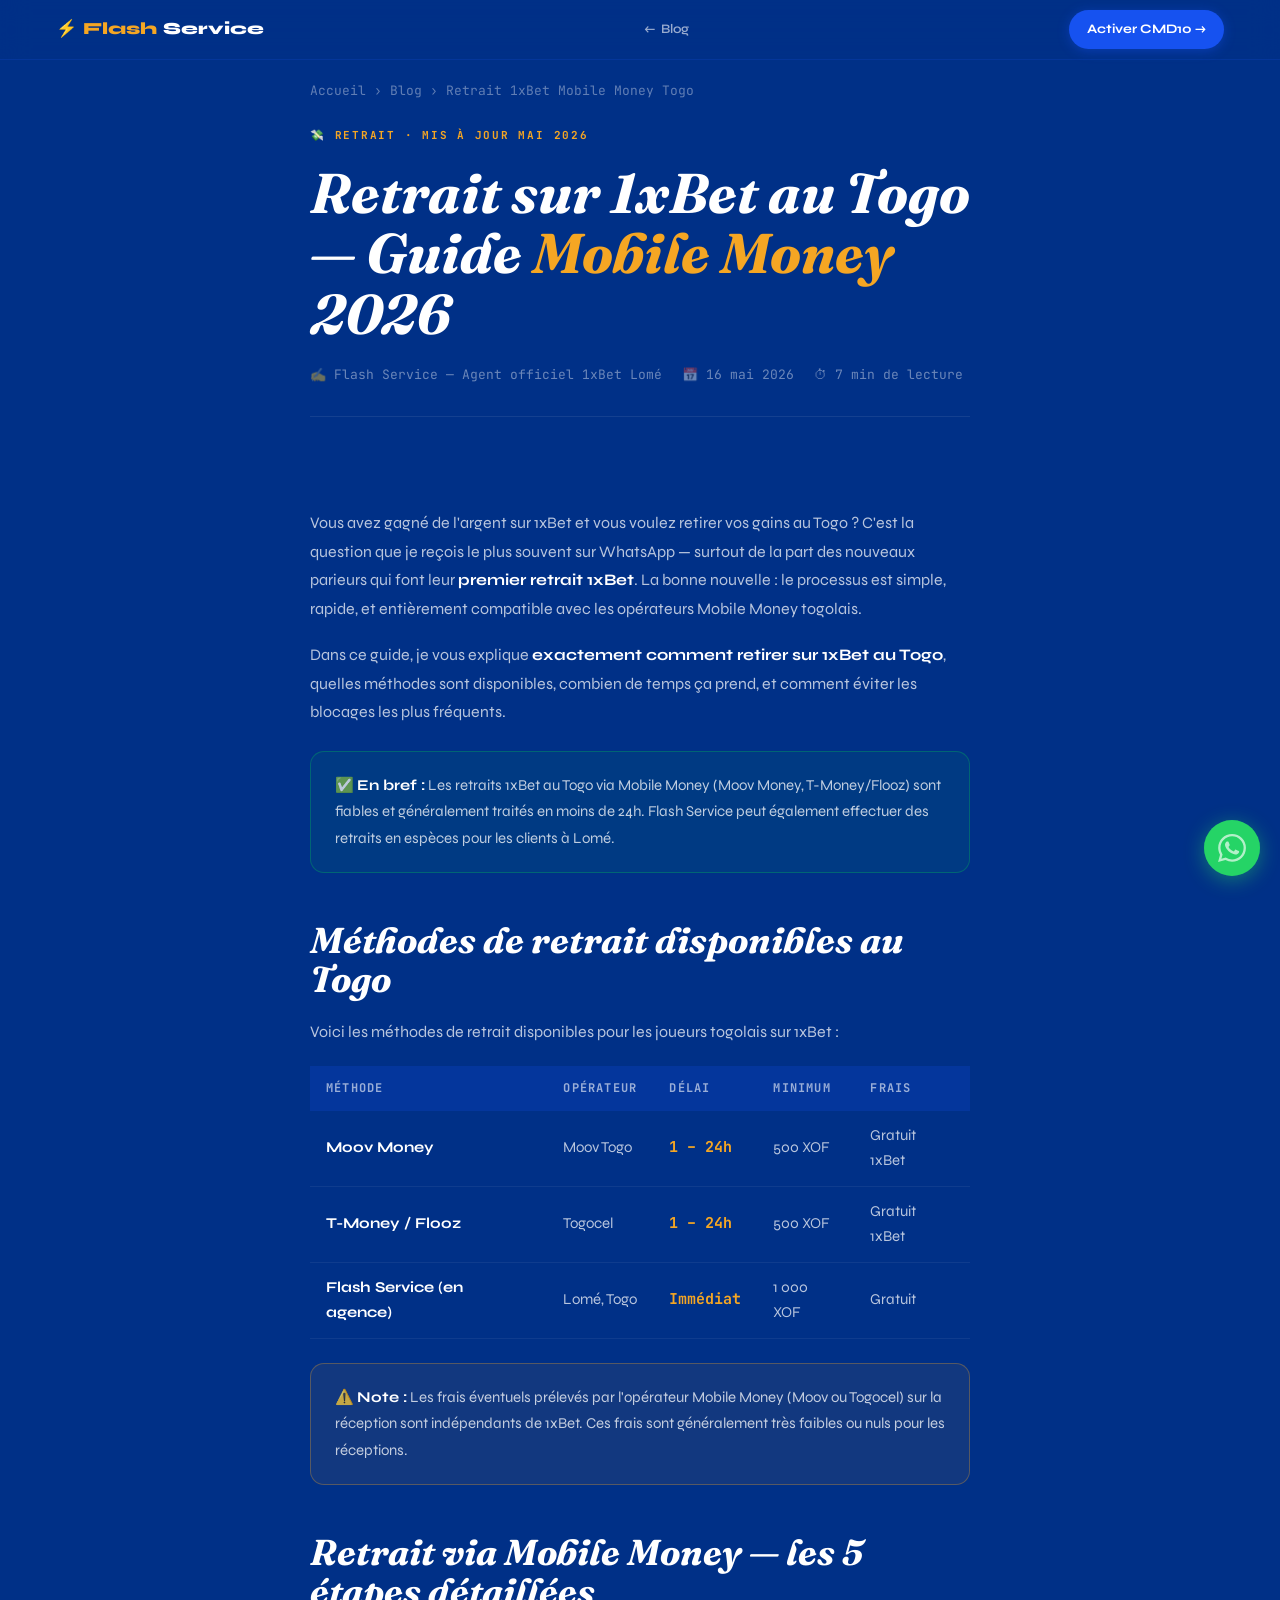
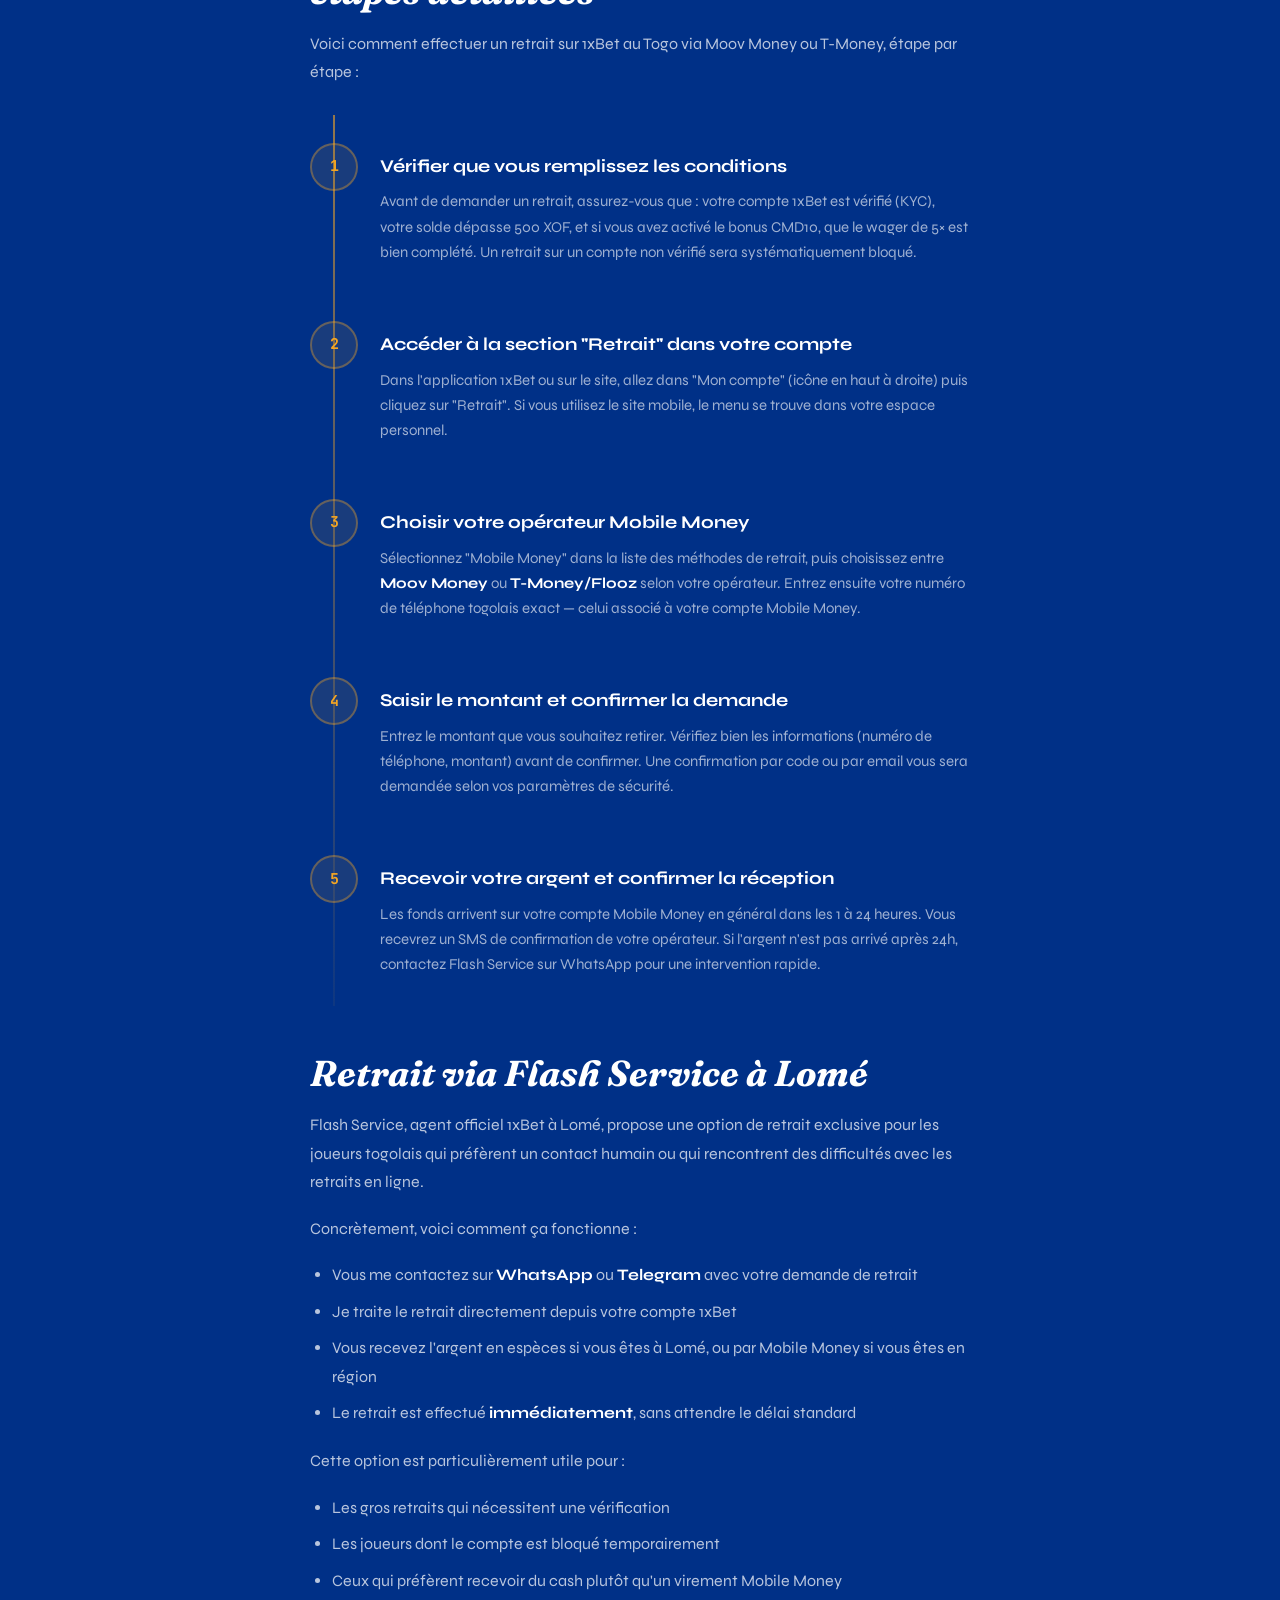
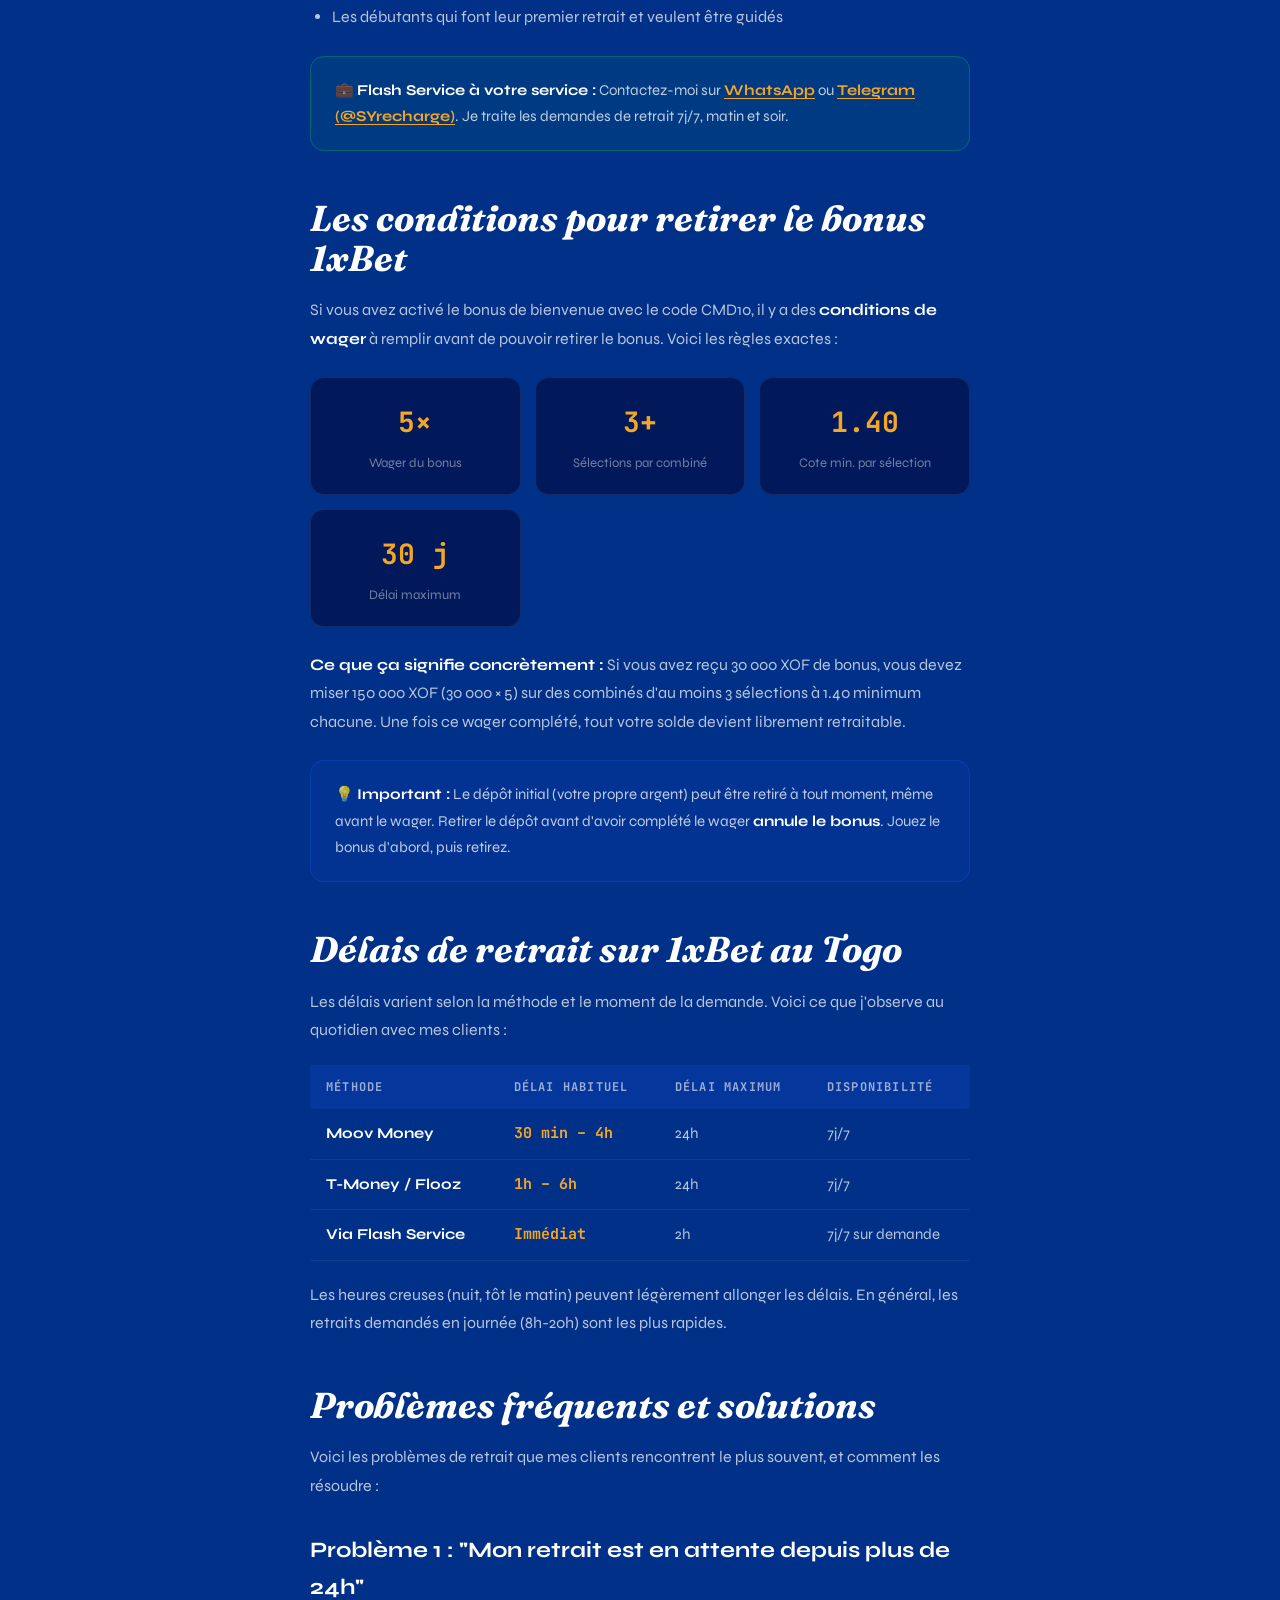
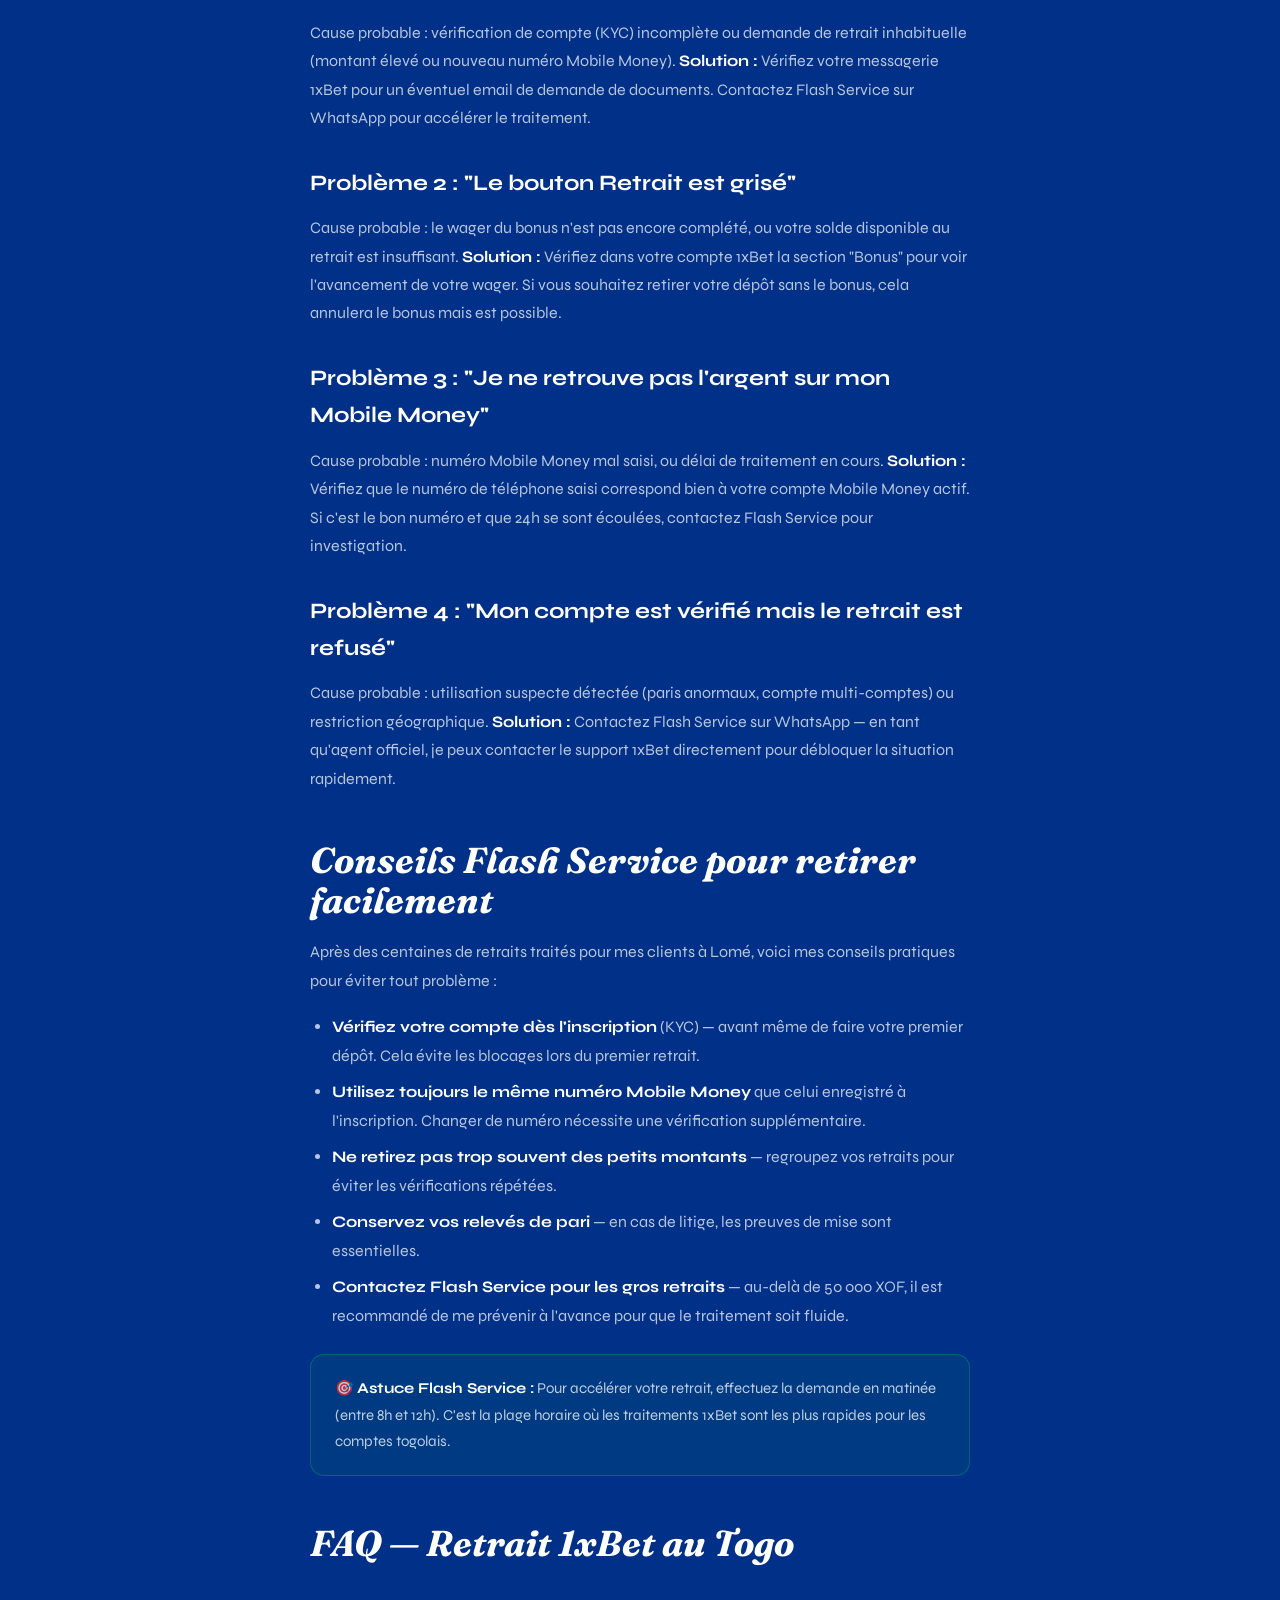
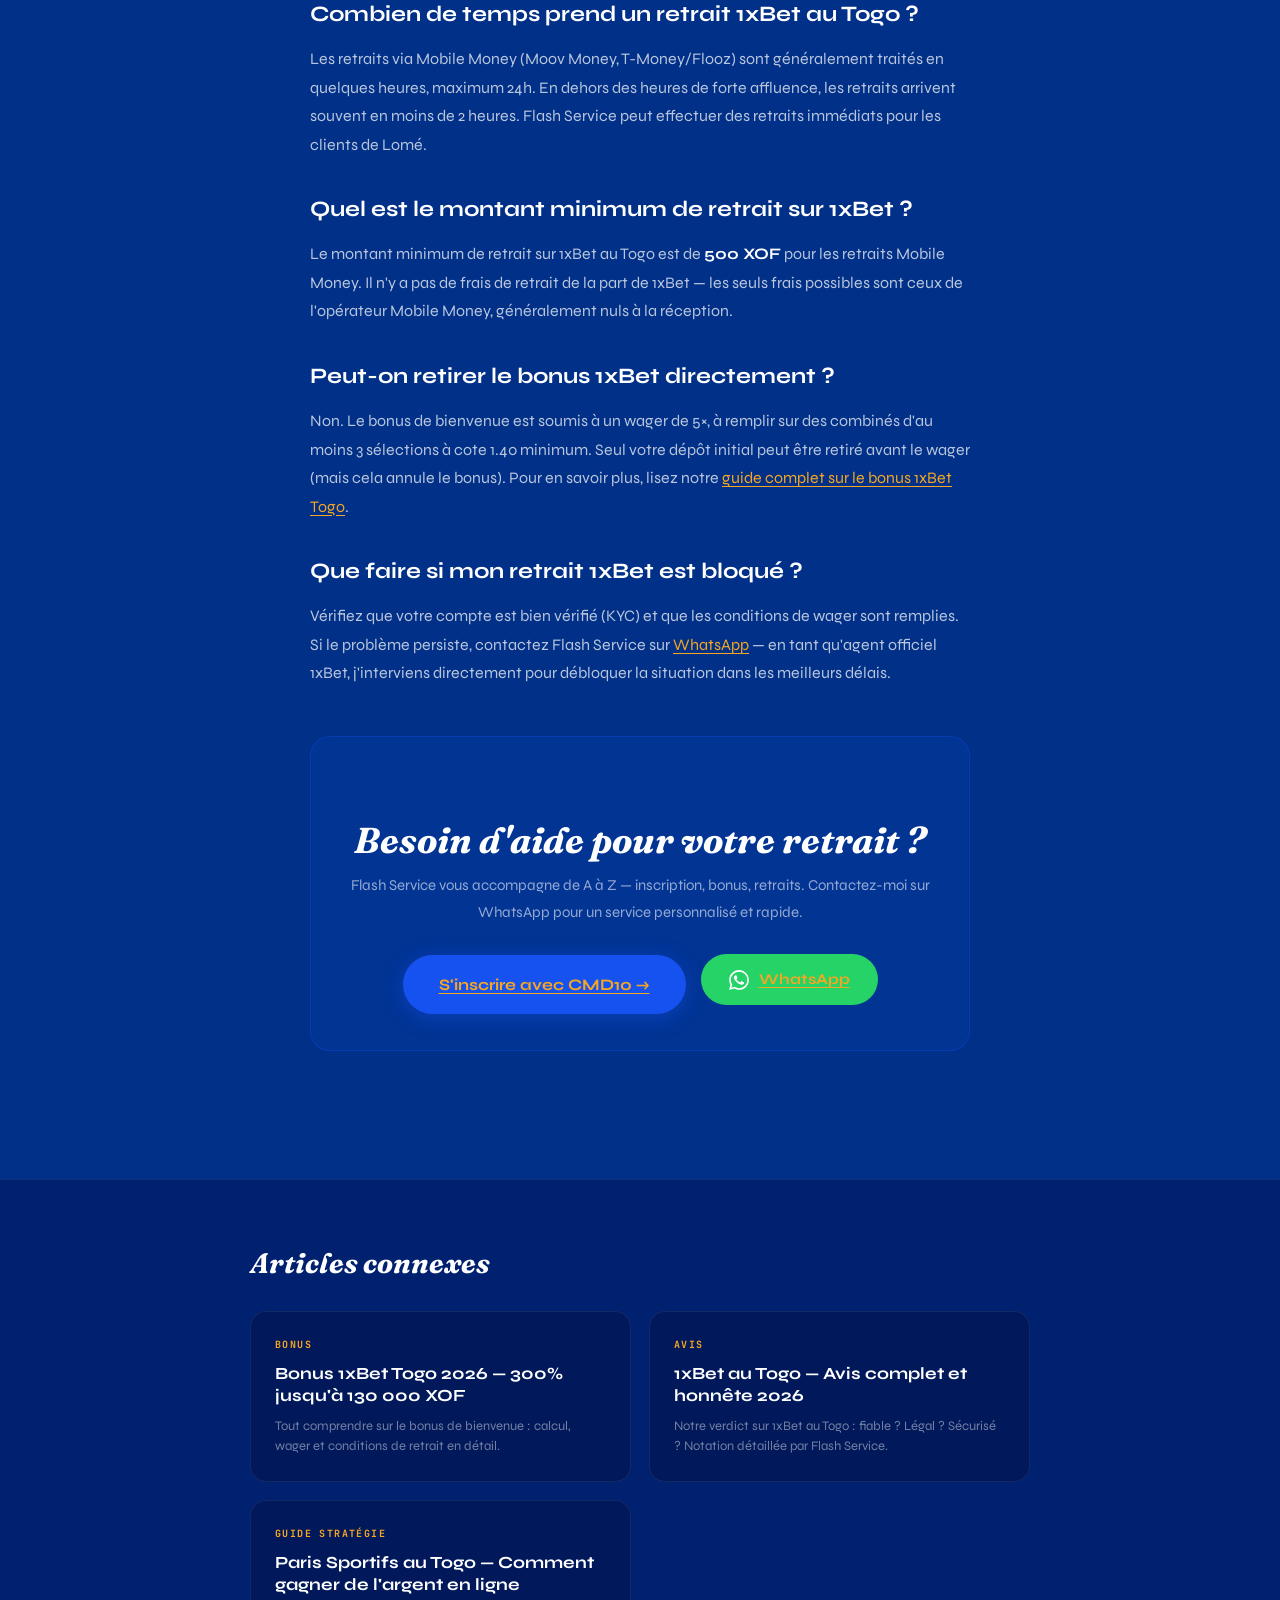
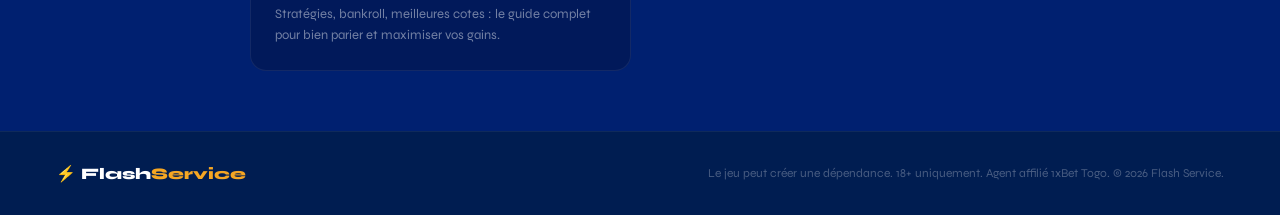
<file: blog/retrait-1xbet-mobile-money-togo.html>
<!DOCTYPE html>
<html lang="fr">
<head>
<meta charset="UTF-8">
<meta name="viewport" content="width=device-width, initial-scale=1.0">

<title>Comment retirer sur 1xBet au Togo par Mobile Money — Guide 2026 | Flash Service</title>
<meta name="description" content="Guide complet pour retirer son argent sur 1xBet au Togo via Moov Money, T-Money et Flooz. Délais, conditions, étapes — tout expliqué par Flash Service, agent officiel 1xBet Lomé.">
<meta name="keywords" content="retrait 1xBet Togo, comment retirer 1xBet, mobile money 1xBet Togo, Flooz 1xBet, T-Money 1xBet, paiement 1xBet Togo">
<meta name="robots" content="index, follow">
<meta name="author" content="Flash Service">
<link rel="canonical" href="https://1-xbet-codepromo.net/blog/retrait-1xbet-mobile-money-togo.html">

<meta property="og:type" content="article">
<meta property="og:title" content="Comment retirer sur 1xBet au Togo par Mobile Money — Guide 2026">
<meta property="og:description" content="Guide complet pour retirer sur 1xBet au Togo via Moov Money, T-Money et Flooz. Délais, conditions, étapes détaillées par Flash Service, agent officiel 1xBet Lomé.">
<meta property="og:url" content="https://1-xbet-codepromo.net/blog/retrait-1xbet-mobile-money-togo.html">
<meta property="og:locale" content="fr_TG">
<meta property="og:site_name" content="Flash Service">
<meta property="article:published_time" content="2026-05-16T08:00:00+00:00">
<meta property="article:author" content="Flash Service">

<meta name="geo.region" content="TG-C">
<meta name="geo.placename" content="Lomé, Togo">

<link rel="preconnect" href="https://fonts.googleapis.com">
<link rel="preconnect" href="https://fonts.gstatic.com" crossorigin>
<link href="https://fonts.googleapis.com/css2?family=Fraunces:ital,opsz,wght@1,9..144,700&family=Syne:wght@400;600;700;800&family=JetBrains+Mono:wght@500;700&display=swap" rel="stylesheet">

<script type="application/ld+json">
{
  "@context": "https://schema.org",
  "@graph": [
    {
      "@type": "Article",
      "headline": "Retrait sur 1xBet au Togo — Guide Mobile Money 2026",
      "description": "Guide complet pour retirer vos gains sur 1xBet au Togo via Moov Money, T-Money et Flooz. Étapes, délais, conditions et conseils de Flash Service, agent officiel 1xBet à Lomé.",
      "author": {"@type": "Organization", "name": "Flash Service", "url": "https://1-xbet-codepromo.net"},
      "publisher": {"@type": "Organization", "name": "Flash Service", "url": "https://1-xbet-codepromo.net"},
      "datePublished": "2026-05-16",
      "dateModified": "2026-05-16",
      "url": "https://1-xbet-codepromo.net/blog/retrait-1xbet-mobile-money-togo.html",
      "mainEntityOfPage": {"@type": "WebPage", "@id": "https://1-xbet-codepromo.net/blog/retrait-1xbet-mobile-money-togo.html"},
      "about": [
        {"@type": "Thing", "name": "1xBet retrait"},
        {"@type": "Thing", "name": "Mobile Money Togo"}
      ]
    },
    {
      "@type": "HowTo",
      "name": "Comment retirer sur 1xBet Togo via Mobile Money",
      "description": "Guide étape par étape pour retirer vos gains 1xBet au Togo via Moov Money ou T-Money.",
      "step": [
        {
          "@type": "HowToStep",
          "position": 1,
          "name": "Vérifier que les conditions de retrait sont remplies",
          "text": "S'assurer que le wager du bonus est complété (si applicable) et que le compte est vérifié (KYC). Le solde doit dépasser le minimum de retrait."
        },
        {
          "@type": "HowToStep",
          "position": 2,
          "name": "Accéder à la section Retrait",
          "text": "Dans l'application ou le site 1xBet, aller dans 'Mon compte' puis 'Retrait'. Sélectionner 'Mobile Money' dans la liste des méthodes."
        },
        {
          "@type": "HowToStep",
          "position": 3,
          "name": "Choisir l'opérateur Mobile Money",
          "text": "Sélectionner Moov Money ou T-Money/Flooz selon votre opérateur, puis entrer votre numéro de téléphone togolais."
        },
        {
          "@type": "HowToStep",
          "position": 4,
          "name": "Saisir le montant et confirmer",
          "text": "Entrer le montant à retirer, vérifier les informations et confirmer la demande. Un code de confirmation sera envoyé sur votre téléphone."
        },
        {
          "@type": "HowToStep",
          "position": 5,
          "name": "Recevoir l'argent sur votre Mobile Money",
          "text": "Les fonds sont transférés sur votre compte Mobile Money généralement en moins de 24 heures. Vous recevez une notification SMS de confirmation."
        }
      ]
    },
    {
      "@type": "FAQPage",
      "mainEntity": [
        {
          "@type": "Question",
          "name": "Combien de temps prend un retrait 1xBet au Togo ?",
          "acceptedAnswer": {"@type": "Answer", "text": "Les retraits via Mobile Money (Moov Money, T-Money/Flooz) sont généralement traités en quelques heures à 24h maximum. En dehors des heures de forte affluence, les retraits arrivent souvent en moins de 2 heures."}
        },
        {
          "@type": "Question",
          "name": "Quel est le montant minimum de retrait sur 1xBet au Togo ?",
          "acceptedAnswer": {"@type": "Answer", "text": "Le montant minimum de retrait sur 1xBet au Togo est de 500 XOF pour les retraits Mobile Money. Il n'y a pas de frais de retrait de la part de 1xBet."}
        },
        {
          "@type": "Question",
          "name": "Peut-on retirer le bonus 1xBet directement ?",
          "acceptedAnswer": {"@type": "Answer", "text": "Non, le bonus de bienvenue 1xBet est soumis à un wager de 5×. Il faut miser 5 fois le montant du bonus sur des combinés d'au moins 3 sélections avec une cote minimum de 1.40 par sélection avant de pouvoir retirer. Seul le dépôt initial peut être retiré avant le wager."}
        },
        {
          "@type": "Question",
          "name": "Que faire si mon retrait 1xBet est bloqué ?",
          "acceptedAnswer": {"@type": "Answer", "text": "Si votre retrait est bloqué, vérifiez d'abord si votre compte est vérifié (KYC) et si les conditions de wager sont remplies. Contactez Flash Service sur WhatsApp pour une assistance immédiate — l'agent officiel peut intervenir directement auprès de 1xBet pour résoudre le problème."}
        }
      ]
    }
  ]
}
</script>

<style>
*,*::before,*::after{box-sizing:border-box;margin:0;padding:0}
html{scroll-behavior:smooth;font-size:16px}
body{font-family:'Syne',sans-serif;background:#003087;color:#fff;-webkit-font-smoothing:antialiased;line-height:1.7}
a{color:inherit;text-decoration:none}
img{max-width:100%;display:block}
:root{--dark:#003087;--dark-2:#002070;--dark-3:#01195a;--accent:#f5a623;--accent-dim:rgba(245,166,35,.12);--accent-mid:rgba(245,166,35,.28);--blue:#1652f0;--blue-glow:rgba(22,82,240,.42);--green:#00c853;--ff-display:'Fraunces',serif;--ff-ui:'Syne',sans-serif;--ff-mono:'JetBrains Mono',monospace;--r-pill:999px}
.nav{position:fixed;top:0;left:0;right:0;z-index:100;height:60px;display:flex;align-items:center;justify-content:space-between;padding:0 clamp(20px,5vw,56px);background:rgba(0,48,135,.94);backdrop-filter:blur(14px);border-bottom:1px solid rgba(22,82,240,.18)}
.nav-logo{font-weight:800;font-size:17px;display:flex;align-items:center;gap:6px}
.nav-logo .flash{color:var(--accent)}
.nav-back{font-size:13px;font-weight:600;color:rgba(255,255,255,.6);display:flex;align-items:center;gap:6px;transition:color .2s}
.nav-back:hover{color:#fff}
.nav-cta{display:inline-flex;align-items:center;gap:6px;background:var(--blue);color:#fff;font-weight:700;font-size:13px;padding:8px 18px;border-radius:var(--r-pill);box-shadow:0 2px 12px var(--blue-glow)}
.breadcrumb{max-width:780px;margin:0 auto;padding:80px clamp(20px,5vw,60px) 0;font-size:13px;color:rgba(255,255,255,.38);display:flex;align-items:center;gap:8px;font-family:var(--ff-mono)}
.breadcrumb a{color:rgba(255,255,255,.38);transition:color .2s}
.breadcrumb a:hover{color:var(--accent)}
.article-hero{padding:24px clamp(20px,5vw,60px) 52px;max-width:780px;margin:0 auto}
.article-tag{font-family:var(--ff-mono);font-size:11px;font-weight:700;letter-spacing:.16em;text-transform:uppercase;color:var(--accent);margin-bottom:18px}
.article-h1{font-family:var(--ff-display);font-style:italic;font-weight:700;font-size:clamp(32px,5vw,56px);line-height:1.08;margin-bottom:20px}
.article-h1 em{color:var(--accent);font-style:inherit}
.article-meta{display:flex;gap:20px;flex-wrap:wrap;font-size:13px;color:rgba(255,255,255,.42);font-family:var(--ff-mono);margin-bottom:40px;padding-bottom:30px;border-bottom:1px solid rgba(255,255,255,.08)}
.article-body{max-width:780px;margin:0 auto;padding:0 clamp(20px,5vw,60px) 80px}
.article-body h2{font-family:var(--ff-display);font-style:italic;font-weight:700;font-size:clamp(24px,3.5vw,36px);line-height:1.1;margin:48px 0 18px}
.article-body h3{font-weight:700;font-size:clamp(18px,2.5vw,22px);margin:32px 0 12px}
.article-body p{font-size:16px;line-height:1.78;color:rgba(255,255,255,.72);margin-bottom:18px}
.article-body strong{color:#fff}
.article-body ul,.article-body ol{margin:14px 0 20px 22px;color:rgba(255,255,255,.72);font-size:16px;line-height:1.78}
.article-body li{margin-bottom:8px}
.article-body a{color:var(--accent);text-decoration:underline;text-underline-offset:3px}
.article-body a:hover{color:#fff}
.info-box{background:rgba(22,82,240,.1);border:1px solid rgba(22,82,240,.3);border-radius:14px;padding:20px 24px;margin:24px 0}
.info-box.warn{background:rgba(245,166,35,.07);border-color:rgba(245,166,35,.3)}
.info-box.green{background:rgba(0,200,83,.07);border-color:rgba(0,200,83,.3)}
.info-box p{margin:0;font-size:15px;color:rgba(255,255,255,.75)}
.info-box strong{color:#fff}
.bonus-table{width:100%;border-collapse:collapse;margin:20px 0;font-size:15px}
.bonus-table th{background:rgba(22,82,240,.2);padding:12px 16px;text-align:left;font-weight:700;font-family:var(--ff-mono);font-size:12px;letter-spacing:.1em;text-transform:uppercase;color:rgba(255,255,255,.6)}
.bonus-table td{padding:12px 16px;border-bottom:1px solid rgba(255,255,255,.06);color:rgba(255,255,255,.72)}
.bonus-table tr:hover td{background:rgba(255,255,255,.03)}
.bonus-table .accent{color:var(--accent);font-family:var(--ff-mono);font-weight:700}
.bonus-table .total{color:#fff;font-weight:700}
.cta-block{background:rgba(22,82,240,.12);border:1px solid rgba(22,82,240,.3);border-radius:20px;padding:36px;text-align:center;margin:48px 0}
.cta-block h2{font-family:var(--ff-display);font-style:italic;font-weight:700;font-size:clamp(26px,4vw,36px);margin-bottom:12px}
.cta-block p{color:rgba(255,255,255,.58);font-size:15px;margin-bottom:28px}
.btn-primary{display:inline-flex;align-items:center;gap:10px;background:var(--blue);color:#fff;font-family:var(--ff-ui);font-weight:700;font-size:16px;padding:16px 36px;border-radius:var(--r-pill);box-shadow:0 4px 20px var(--blue-glow);transition:transform .18s,box-shadow .18s}
.btn-primary:hover{transform:translateY(-3px)}
.btn-wa{display:inline-flex;align-items:center;gap:10px;background:#25d366;color:#fff;font-weight:700;font-size:15px;padding:13px 28px;border-radius:var(--r-pill);margin-left:12px;transition:transform .18s}
.btn-wa:hover{transform:translateY(-2px)}
.wager-visual{display:grid;grid-template-columns:repeat(auto-fit,minmax(160px,1fr));gap:14px;margin:24px 0}
.wv-card{background:var(--dark-3);border:1px solid rgba(255,255,255,.08);border-radius:14px;padding:20px;text-align:center}
.wv-num{font-family:var(--ff-mono);font-weight:700;font-size:28px;color:var(--accent);margin-bottom:6px}
.wv-lbl{font-size:13px;color:rgba(255,255,255,.45)}
.rating-row{display:flex;align-items:center;gap:12px;padding:14px 0;border-bottom:1px solid rgba(255,255,255,.06)}
.rating-label{flex:1;font-size:15px;color:rgba(255,255,255,.72)}
.rating-bar{width:120px;height:8px;background:rgba(255,255,255,.08);border-radius:4px;overflow:hidden}
.rating-fill{height:100%;border-radius:4px;background:var(--accent)}
.rating-score{font-family:var(--ff-mono);font-weight:700;font-size:14px;color:var(--accent);min-width:32px;text-align:right}
.step-list{display:flex;flex-direction:column;gap:0;margin:28px 0;position:relative}
.step-list::before{content:'';position:absolute;left:23px;top:0;bottom:0;width:2px;background:linear-gradient(to bottom,rgba(245,166,35,.6),rgba(245,166,35,.06))}
.step-item{display:flex;gap:22px;padding:28px 0;position:relative}
.step-n{flex-shrink:0;width:48px;height:48px;border-radius:50%;background:rgba(245,166,35,.1);border:2px solid rgba(245,166,35,.35);display:flex;align-items:center;justify-content:center;font-family:var(--ff-mono);font-weight:700;font-size:15px;color:var(--accent);position:relative;z-index:1}
.step-content{flex:1;padding-top:8px}
.step-content h3{margin:0 0 8px;font-size:18px;font-weight:700}
.step-content p{margin:0;font-size:15px;line-height:1.68;color:rgba(255,255,255,.62)}
.pro-con{display:grid;grid-template-columns:1fr 1fr;gap:16px;margin:24px 0}
.pro-con-box{background:var(--dark-3);border:1px solid rgba(255,255,255,.07);border-radius:14px;padding:20px}
.pro-con-box.pro{border-color:rgba(0,200,83,.25)}
.pro-con-box.con{border-color:rgba(245,100,50,.2)}
.pro-con-title{font-family:var(--ff-mono);font-size:11px;font-weight:700;letter-spacing:.12em;text-transform:uppercase;margin-bottom:12px}
.pro-con-box.pro .pro-con-title{color:#00c853}
.pro-con-box.con .pro-con-title{color:#ff6b35}
.pro-con-box ul{margin:0;padding-left:18px;font-size:14px;color:rgba(255,255,255,.65)}
.related{background:var(--dark-2);border-top:1px solid rgba(255,255,255,.07);padding:60px clamp(20px,5vw,60px)}
.related h2{font-family:var(--ff-display);font-style:italic;font-weight:700;font-size:28px;margin-bottom:24px;max-width:780px;margin-left:auto;margin-right:auto}
.related-grid{display:grid;grid-template-columns:repeat(auto-fit,minmax(280px,1fr));gap:18px;max-width:780px;margin:0 auto}
.related-card{background:var(--dark-3);border:1px solid rgba(255,255,255,.07);border-radius:16px;padding:24px;transition:border-color .2s,transform .2s}
.related-card:hover{border-color:rgba(245,166,35,.3);transform:translateY(-3px)}
.rc-tag{font-family:var(--ff-mono);font-size:10px;font-weight:700;letter-spacing:.14em;text-transform:uppercase;color:var(--accent);margin-bottom:10px}
.rc-title{font-weight:700;font-size:17px;line-height:1.3;margin-bottom:8px}
.rc-desc{font-size:13px;color:rgba(255,255,255,.45);line-height:1.6}
footer{background:rgba(0,0,0,.4);border-top:1px solid rgba(255,255,255,.06);padding:28px clamp(20px,5vw,56px);display:flex;flex-wrap:wrap;gap:14px;align-items:center;justify-content:space-between;font-size:13px;color:rgba(255,255,255,.32)}
footer a{color:rgba(255,255,255,.45);transition:color .2s}
footer a:hover{color:var(--accent)}
.footer-logo{font-weight:800;font-size:16px;color:#fff}
.footer-logo span{color:var(--accent)}
.fab{position:fixed;bottom:24px;right:20px;z-index:200;width:56px;height:56px;border-radius:50%;background:#25d366;display:flex;align-items:center;justify-content:center;box-shadow:0 4px 20px rgba(37,211,102,.45)}
.fab-ring{position:absolute;width:100%;height:100%;border-radius:50%;background:rgba(37,211,102,.35);animation:fab-pulse 2.2s ease-in-out infinite}
@keyframes fab-pulse{0%{transform:scale(1);opacity:.6}100%{transform:scale(1.65);opacity:0}}
@media(max-width:600px){.nav-back span{display:none}.cta-block{padding:24px 18px}.btn-wa{margin-left:0;margin-top:12px}footer{flex-direction:column;text-align:center}.pro-con{grid-template-columns:1fr}}
</style>
<meta property="og:image" content="https://1-xbet-codepromo.net/og-image.jpg">
<meta property="og:image:width" content="1200">
<meta property="og:image:height" content="630">
<meta property="og:image:alt" content="Flash Service — Agent officiel 1xBet au Togo · Code promo CMD10">
<meta name="twitter:card" content="summary_large_image">
<meta name="twitter:site" content="@FlashServiceTG">
<meta name="twitter:image" content="https://1-xbet-codepromo.net/og-image.jpg">
</head>
<body>

<nav class="nav">
  <a href="/" class="nav-logo">⚡ <span class="flash">Flash</span>Service</a>
  <a href="/blog/" class="nav-back">← <span>Blog</span></a>
  <a href="https://reffpa.com/L?tag=d_2916557m_97c_&site=2916557&ad=97" target="_blank" rel="noopener" class="nav-cta">Activer CMD10 →</a>
</nav>

<div class="breadcrumb">
  <a href="/">Accueil</a> › <a href="/blog/">Blog</a> › Retrait 1xBet Mobile Money Togo
</div>

<div class="article-hero">
  <div class="article-tag">💸 Retrait · Mis à jour mai 2026</div>
  <h1 class="article-h1">Retrait sur 1xBet au Togo — Guide <em>Mobile Money</em> 2026</h1>
  <div class="article-meta">
    <span>✍️ Flash Service — Agent officiel 1xBet Lomé</span>
    <span>📅 16 mai 2026</span>
    <span>⏱ 7 min de lecture</span>
  </div>
</div>

<div class="article-body">

  <p>Vous avez gagné de l'argent sur 1xBet et vous voulez retirer vos gains au Togo ? C'est la question que je reçois le plus souvent sur WhatsApp — surtout de la part des nouveaux parieurs qui font leur <strong>premier retrait 1xBet</strong>. La bonne nouvelle : le processus est simple, rapide, et entièrement compatible avec les opérateurs Mobile Money togolais.</p>

  <p>Dans ce guide, je vous explique <strong>exactement comment retirer sur 1xBet au Togo</strong>, quelles méthodes sont disponibles, combien de temps ça prend, et comment éviter les blocages les plus fréquents.</p>

  <div class="info-box green">
    <p>✅ <strong>En bref :</strong> Les retraits 1xBet au Togo via Mobile Money (Moov Money, T-Money/Flooz) sont fiables et généralement traités en moins de 24h. Flash Service peut également effectuer des retraits en espèces pour les clients à Lomé.</p>
  </div>

  <h2>Méthodes de retrait disponibles au Togo</h2>

  <p>Voici les méthodes de retrait disponibles pour les joueurs togolais sur 1xBet :</p>

  <table class="bonus-table">
    <thead>
      <tr><th>Méthode</th><th>Opérateur</th><th>Délai</th><th>Minimum</th><th>Frais</th></tr>
    </thead>
    <tbody>
      <tr>
        <td class="total">Moov Money</td>
        <td>Moov Togo</td>
        <td class="accent">1 – 24h</td>
        <td>500 XOF</td>
        <td>Gratuit 1xBet</td>
      </tr>
      <tr>
        <td class="total">T-Money / Flooz</td>
        <td>Togocel</td>
        <td class="accent">1 – 24h</td>
        <td>500 XOF</td>
        <td>Gratuit 1xBet</td>
      </tr>
      <tr>
        <td class="total">Flash Service (en agence)</td>
        <td>Lomé, Togo</td>
        <td class="accent">Immédiat</td>
        <td>1 000 XOF</td>
        <td>Gratuit</td>
      </tr>
    </tbody>
  </table>

  <div class="info-box warn">
    <p>⚠️ <strong>Note :</strong> Les frais éventuels prélevés par l'opérateur Mobile Money (Moov ou Togocel) sur la réception sont indépendants de 1xBet. Ces frais sont généralement très faibles ou nuls pour les réceptions.</p>
  </div>

  <h2>Retrait via Mobile Money — les 5 étapes détaillées</h2>

  <p>Voici comment effectuer un retrait sur 1xBet au Togo via Moov Money ou T-Money, étape par étape :</p>

  <div class="step-list">
    <div class="step-item">
      <div class="step-n">1</div>
      <div class="step-content">
        <h3>Vérifier que vous remplissez les conditions</h3>
        <p>Avant de demander un retrait, assurez-vous que : votre compte 1xBet est vérifié (KYC), votre solde dépasse 500 XOF, et si vous avez activé le bonus CMD10, que le wager de 5× est bien complété. Un retrait sur un compte non vérifié sera systématiquement bloqué.</p>
      </div>
    </div>
    <div class="step-item">
      <div class="step-n">2</div>
      <div class="step-content">
        <h3>Accéder à la section "Retrait" dans votre compte</h3>
        <p>Dans l'application 1xBet ou sur le site, allez dans "Mon compte" (icône en haut à droite) puis cliquez sur "Retrait". Si vous utilisez le site mobile, le menu se trouve dans votre espace personnel.</p>
      </div>
    </div>
    <div class="step-item">
      <div class="step-n">3</div>
      <div class="step-content">
        <h3>Choisir votre opérateur Mobile Money</h3>
        <p>Sélectionnez "Mobile Money" dans la liste des méthodes de retrait, puis choisissez entre <strong>Moov Money</strong> ou <strong>T-Money/Flooz</strong> selon votre opérateur. Entrez ensuite votre numéro de téléphone togolais exact — celui associé à votre compte Mobile Money.</p>
      </div>
    </div>
    <div class="step-item">
      <div class="step-n">4</div>
      <div class="step-content">
        <h3>Saisir le montant et confirmer la demande</h3>
        <p>Entrez le montant que vous souhaitez retirer. Vérifiez bien les informations (numéro de téléphone, montant) avant de confirmer. Une confirmation par code ou par email vous sera demandée selon vos paramètres de sécurité.</p>
      </div>
    </div>
    <div class="step-item">
      <div class="step-n">5</div>
      <div class="step-content">
        <h3>Recevoir votre argent et confirmer la réception</h3>
        <p>Les fonds arrivent sur votre compte Mobile Money en général dans les 1 à 24 heures. Vous recevrez un SMS de confirmation de votre opérateur. Si l'argent n'est pas arrivé après 24h, contactez Flash Service sur WhatsApp pour une intervention rapide.</p>
      </div>
    </div>
  </div>

  <h2>Retrait via Flash Service à Lomé</h2>

  <p>Flash Service, agent officiel 1xBet à Lomé, propose une option de retrait exclusive pour les joueurs togolais qui préfèrent un contact humain ou qui rencontrent des difficultés avec les retraits en ligne.</p>

  <p>Concrètement, voici comment ça fonctionne :</p>
  <ul>
    <li>Vous me contactez sur <strong>WhatsApp</strong> ou <strong>Telegram</strong> avec votre demande de retrait</li>
    <li>Je traite le retrait directement depuis votre compte 1xBet</li>
    <li>Vous recevez l'argent en espèces si vous êtes à Lomé, ou par Mobile Money si vous êtes en région</li>
    <li>Le retrait est effectué <strong>immédiatement</strong>, sans attendre le délai standard</li>
  </ul>

  <p>Cette option est particulièrement utile pour :</p>
  <ul>
    <li>Les gros retraits qui nécessitent une vérification</li>
    <li>Les joueurs dont le compte est bloqué temporairement</li>
    <li>Ceux qui préfèrent recevoir du cash plutôt qu'un virement Mobile Money</li>
    <li>Les débutants qui font leur premier retrait et veulent être guidés</li>
  </ul>

  <div class="info-box green">
    <p>💼 <strong>Flash Service à votre service :</strong> Contactez-moi sur <strong><a href="https://wa.me/qr/67KJS4IK23KJP1" target="_blank" rel="noopener">WhatsApp</a></strong> ou <strong><a href="https://t.me/SYrecharge" target="_blank" rel="noopener">Telegram (@SYrecharge)</a></strong>. Je traite les demandes de retrait 7j/7, matin et soir.</p>
  </div>

  <h2>Les conditions pour retirer le bonus 1xBet</h2>

  <p>Si vous avez activé le bonus de bienvenue avec le code CMD10, il y a des <strong>conditions de wager</strong> à remplir avant de pouvoir retirer le bonus. Voici les règles exactes :</p>

  <div class="wager-visual">
    <div class="wv-card">
      <div class="wv-num">5×</div>
      <div class="wv-lbl">Wager du bonus</div>
    </div>
    <div class="wv-card">
      <div class="wv-num">3+</div>
      <div class="wv-lbl">Sélections par combiné</div>
    </div>
    <div class="wv-card">
      <div class="wv-num">1.40</div>
      <div class="wv-lbl">Cote min. par sélection</div>
    </div>
    <div class="wv-card">
      <div class="wv-num">30 j</div>
      <div class="wv-lbl">Délai maximum</div>
    </div>
  </div>

  <p><strong>Ce que ça signifie concrètement :</strong> Si vous avez reçu 30 000 XOF de bonus, vous devez miser 150 000 XOF (30 000 × 5) sur des combinés d'au moins 3 sélections à 1.40 minimum chacune. Une fois ce wager complété, tout votre solde devient librement retraitable.</p>

  <div class="info-box">
    <p>💡 <strong>Important :</strong> Le dépôt initial (votre propre argent) peut être retiré à tout moment, même avant le wager. Retirer le dépôt avant d'avoir complété le wager <strong>annule le bonus</strong>. Jouez le bonus d'abord, puis retirez.</p>
  </div>

  <h2>Délais de retrait sur 1xBet au Togo</h2>

  <p>Les délais varient selon la méthode et le moment de la demande. Voici ce que j'observe au quotidien avec mes clients :</p>

  <table class="bonus-table">
    <thead>
      <tr><th>Méthode</th><th>Délai habituel</th><th>Délai maximum</th><th>Disponibilité</th></tr>
    </thead>
    <tbody>
      <tr>
        <td class="total">Moov Money</td>
        <td class="accent">30 min – 4h</td>
        <td>24h</td>
        <td>7j/7</td>
      </tr>
      <tr>
        <td class="total">T-Money / Flooz</td>
        <td class="accent">1h – 6h</td>
        <td>24h</td>
        <td>7j/7</td>
      </tr>
      <tr>
        <td class="total">Via Flash Service</td>
        <td class="accent">Immédiat</td>
        <td>2h</td>
        <td>7j/7 sur demande</td>
      </tr>
    </tbody>
  </table>

  <p>Les heures creuses (nuit, tôt le matin) peuvent légèrement allonger les délais. En général, les retraits demandés en journée (8h-20h) sont les plus rapides.</p>

  <h2>Problèmes fréquents et solutions</h2>

  <p>Voici les problèmes de retrait que mes clients rencontrent le plus souvent, et comment les résoudre :</p>

  <h3>Problème 1 : "Mon retrait est en attente depuis plus de 24h"</h3>
  <p>Cause probable : vérification de compte (KYC) incomplète ou demande de retrait inhabituelle (montant élevé ou nouveau numéro Mobile Money). <strong>Solution :</strong> Vérifiez votre messagerie 1xBet pour un éventuel email de demande de documents. Contactez Flash Service sur WhatsApp pour accélérer le traitement.</p>

  <h3>Problème 2 : "Le bouton Retrait est grisé"</h3>
  <p>Cause probable : le wager du bonus n'est pas encore complété, ou votre solde disponible au retrait est insuffisant. <strong>Solution :</strong> Vérifiez dans votre compte 1xBet la section "Bonus" pour voir l'avancement de votre wager. Si vous souhaitez retirer votre dépôt sans le bonus, cela annulera le bonus mais est possible.</p>

  <h3>Problème 3 : "Je ne retrouve pas l'argent sur mon Mobile Money"</h3>
  <p>Cause probable : numéro Mobile Money mal saisi, ou délai de traitement en cours. <strong>Solution :</strong> Vérifiez que le numéro de téléphone saisi correspond bien à votre compte Mobile Money actif. Si c'est le bon numéro et que 24h se sont écoulées, contactez Flash Service pour investigation.</p>

  <h3>Problème 4 : "Mon compte est vérifié mais le retrait est refusé"</h3>
  <p>Cause probable : utilisation suspecte détectée (paris anormaux, compte multi-comptes) ou restriction géographique. <strong>Solution :</strong> Contactez Flash Service sur WhatsApp — en tant qu'agent officiel, je peux contacter le support 1xBet directement pour débloquer la situation rapidement.</p>

  <h2>Conseils Flash Service pour retirer facilement</h2>

  <p>Après des centaines de retraits traités pour mes clients à Lomé, voici mes conseils pratiques pour éviter tout problème :</p>

  <ul>
    <li><strong>Vérifiez votre compte dès l'inscription</strong> (KYC) — avant même de faire votre premier dépôt. Cela évite les blocages lors du premier retrait.</li>
    <li><strong>Utilisez toujours le même numéro Mobile Money</strong> que celui enregistré à l'inscription. Changer de numéro nécessite une vérification supplémentaire.</li>
    <li><strong>Ne retirez pas trop souvent des petits montants</strong> — regroupez vos retraits pour éviter les vérifications répétées.</li>
    <li><strong>Conservez vos relevés de pari</strong> — en cas de litige, les preuves de mise sont essentielles.</li>
    <li><strong>Contactez Flash Service pour les gros retraits</strong> — au-delà de 50 000 XOF, il est recommandé de me prévenir à l'avance pour que le traitement soit fluide.</li>
  </ul>

  <div class="info-box green">
    <p>🎯 <strong>Astuce Flash Service :</strong> Pour accélérer votre retrait, effectuez la demande en matinée (entre 8h et 12h). C'est la plage horaire où les traitements 1xBet sont les plus rapides pour les comptes togolais.</p>
  </div>

  <h2>FAQ — Retrait 1xBet au Togo</h2>

  <h3>Combien de temps prend un retrait 1xBet au Togo ?</h3>
  <p>Les retraits via Mobile Money (Moov Money, T-Money/Flooz) sont généralement traités en quelques heures, maximum 24h. En dehors des heures de forte affluence, les retraits arrivent souvent en moins de 2 heures. Flash Service peut effectuer des retraits immédiats pour les clients de Lomé.</p>

  <h3>Quel est le montant minimum de retrait sur 1xBet ?</h3>
  <p>Le montant minimum de retrait sur 1xBet au Togo est de <strong>500 XOF</strong> pour les retraits Mobile Money. Il n'y a pas de frais de retrait de la part de 1xBet — les seuls frais possibles sont ceux de l'opérateur Mobile Money, généralement nuls à la réception.</p>

  <h3>Peut-on retirer le bonus 1xBet directement ?</h3>
  <p>Non. Le bonus de bienvenue est soumis à un wager de 5×, à remplir sur des combinés d'au moins 3 sélections à cote 1.40 minimum. Seul votre dépôt initial peut être retiré avant le wager (mais cela annule le bonus). Pour en savoir plus, lisez notre <a href="/blog/bonus-1xbet-togo-2026.html">guide complet sur le bonus 1xBet Togo</a>.</p>

  <h3>Que faire si mon retrait 1xBet est bloqué ?</h3>
  <p>Vérifiez que votre compte est bien vérifié (KYC) et que les conditions de wager sont remplies. Si le problème persiste, contactez Flash Service sur <a href="https://wa.me/qr/67KJS4IK23KJP1" target="_blank" rel="noopener">WhatsApp</a> — en tant qu'agent officiel 1xBet, j'interviens directement pour débloquer la situation dans les meilleurs délais.</p>

  <div class="cta-block">
    <h2>Besoin d'aide pour votre retrait ?</h2>
    <p>Flash Service vous accompagne de A à Z — inscription, bonus, retraits. Contactez-moi sur WhatsApp pour un service personnalisé et rapide.</p>
    <a href="https://reffpa.com/L?tag=d_2916557m_97c_&site=2916557&ad=97" target="_blank" rel="noopener" class="btn-primary">
      S'inscrire avec CMD10 →
    </a>
    <a href="https://wa.me/qr/67KJS4IK23KJP1" target="_blank" rel="noopener" class="btn-wa">
      <svg width="20" height="20" viewBox="0 0 24 24" fill="white"><path d="M17.472 14.382c-.297-.149-1.758-.867-2.03-.967-.273-.099-.471-.148-.67.15-.197.297-.767.966-.94 1.164-.173.199-.347.223-.644.075-.297-.15-1.255-.463-2.39-1.475-.883-.788-1.48-1.761-1.653-2.059-.173-.297-.018-.458.13-.606.134-.133.298-.347.446-.52.149-.174.198-.298.298-.497.099-.198.05-.371-.025-.52-.075-.149-.669-1.612-.916-2.207-.242-.579-.487-.5-.669-.51-.173-.008-.371-.01-.57-.01-.198 0-.52.074-.792.372-.272.297-1.04 1.016-1.04 2.479 0 1.462 1.065 2.875 1.213 3.074.149.198 2.096 3.2 5.077 4.487.709.306 1.262.489 1.694.625.712.227 1.36.195 1.871.118.571-.085 1.758-.719 2.006-1.413.248-.694.248-1.289.173-1.413-.074-.124-.272-.198-.57-.347m-5.421 7.403h-.004a9.87 9.87 0 01-5.031-1.378l-.361-.214-3.741.982.998-3.648-.235-.374a9.86 9.86 0 01-1.51-5.26c.001-5.45 4.436-9.884 9.888-9.884 2.64 0 5.122 1.03 6.988 2.898a9.825 9.825 0 012.893 6.994c-.003 5.45-4.437 9.884-9.885 9.884m8.413-18.297A11.815 11.815 0 0012.05 0C5.495 0 .16 5.335.157 11.892c0 2.096.547 4.142 1.588 5.945L.057 24l6.305-1.654a11.882 11.882 0 005.683 1.448h.005c6.554 0 11.89-5.335 11.893-11.893a11.821 11.821 0 00-3.48-8.413Z"/></svg>
      WhatsApp
    </a>
  </div>

</div>

<section class="related">
  <h2>Articles connexes</h2>
  <div class="related-grid">
    <a href="/blog/bonus-1xbet-togo-2026.html" class="related-card">
      <div class="rc-tag">Bonus</div>
      <div class="rc-title">Bonus 1xBet Togo 2026 — 300% jusqu'à 130 000 XOF</div>
      <div class="rc-desc">Tout comprendre sur le bonus de bienvenue : calcul, wager et conditions de retrait en détail.</div>
    </a>
    <a href="/blog/1xbet-togo-avis-2026.html" class="related-card">
      <div class="rc-tag">Avis</div>
      <div class="rc-title">1xBet au Togo — Avis complet et honnête 2026</div>
      <div class="rc-desc">Notre verdict sur 1xBet au Togo : fiable ? Légal ? Sécurisé ? Notation détaillée par Flash Service.</div>
    </a>
    <a href="/blog/paris-sportifs-togo-guide-2026.html" class="related-card">
      <div class="rc-tag">Guide stratégie</div>
      <div class="rc-title">Paris Sportifs au Togo — Comment gagner de l'argent en ligne</div>
      <div class="rc-desc">Stratégies, bankroll, meilleures cotes : le guide complet pour bien parier et maximiser vos gains.</div>
    </a>
  </div>
</section>

<footer>
  <a href="/" class="footer-logo">⚡ Flash<span>Service</span></a>
  <p style="color:rgba(255,255,255,.28);font-size:12px">Le jeu peut créer une dépendance. 18+ uniquement. Agent affilié 1xBet Togo. © 2026 Flash Service.</p>
</footer>

<a href="https://wa.me/qr/67KJS4IK23KJP1" target="_blank" rel="noopener" class="fab" aria-label="Contacter Flash Service sur WhatsApp">
  <div class="fab-ring"></div>
  <svg width="28" height="28" viewBox="0 0 24 24" fill="white"><path d="M17.472 14.382c-.297-.149-1.758-.867-2.03-.967-.273-.099-.471-.148-.67.15-.197.297-.767.966-.94 1.164-.173.199-.347.223-.644.075-.297-.15-1.255-.463-2.39-1.475-.883-.788-1.48-1.761-1.653-2.059-.173-.297-.018-.458.13-.606.134-.133.298-.347.446-.52.149-.174.198-.298.298-.497.099-.198.05-.371-.025-.52-.075-.149-.669-1.612-.916-2.207-.242-.579-.487-.5-.669-.51-.173-.008-.371-.01-.57-.01-.198 0-.52.074-.792.372-.272.297-1.04 1.016-1.04 2.479 0 1.462 1.065 2.875 1.213 3.074.149.198 2.096 3.2 5.077 4.487.709.306 1.262.489 1.694.625.712.227 1.36.195 1.871.118.571-.085 1.758-.719 2.006-1.413.248-.694.248-1.289.173-1.413-.074-.124-.272-.198-.57-.347m-5.421 7.403h-.004a9.87 9.87 0 01-5.031-1.378l-.361-.214-3.741.982.998-3.648-.235-.374a9.86 9.86 0 01-1.51-5.26c.001-5.45 4.436-9.884 9.888-9.884 2.64 0 5.122 1.03 6.988 2.898a9.825 9.825 0 012.893 6.994c-.003 5.45-4.437 9.884-9.885 9.884m8.413-18.297A11.815 11.815 0 0012.05 0C5.495 0 .16 5.335.157 11.892c0 2.096.547 4.142 1.588 5.945L.057 24l6.305-1.654a11.882 11.882 0 005.683 1.448h.005c6.554 0 11.89-5.335 11.893-11.893a11.821 11.821 0 00-3.48-8.413Z"/></svg>
</a>

</body>
</html>
</file>
